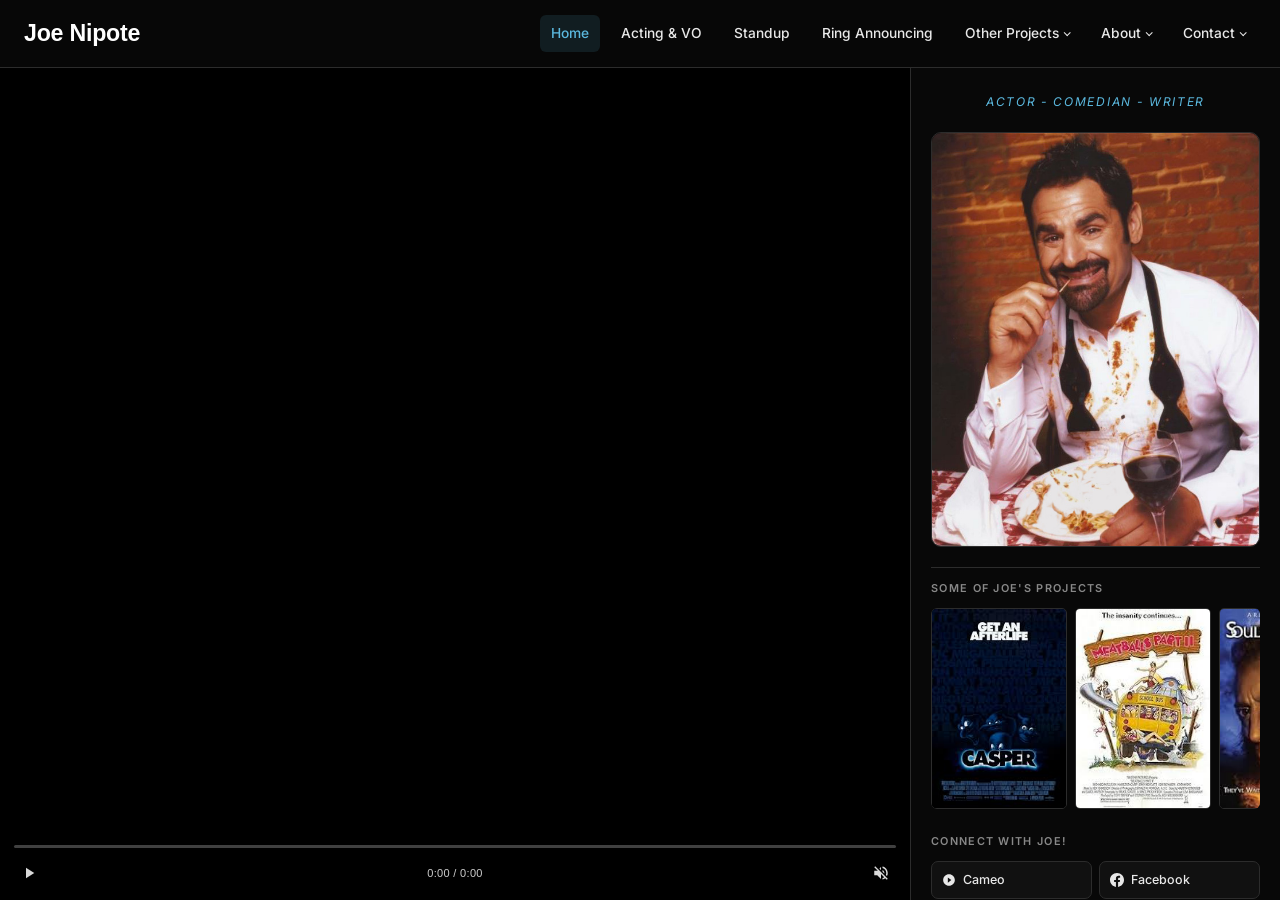
<file: index.html>
<!DOCTYPE html>
<html lang="en">
<head>
    <meta charset="UTF-8">
    <meta name="viewport" content="width=device-width, initial-scale=1.0">
    <title>Joe Nipote — Actor, Comedian, Ring Announcer</title>
    <meta name="description" content="Joe Nipote — actor, standup comedian, ring announcer. Star of NBC's Viper, voice of Casper, comedian since 1980.">
    <link rel="icon" type="image/png" href="graphic assets/favicon.png">
    <link rel="preconnect" href="https://fonts.googleapis.com">
    <link rel="preconnect" href="https://fonts.gstatic.com" crossorigin>
    <link href="https://fonts.googleapis.com/css2?family=Playfair+Display:ital,wght@0,400;0,600;0,700;1,400&family=Inter:wght@300;400;500;600;700&display=swap" rel="stylesheet">
    <link rel="stylesheet" href="styles.css">
</head>
<body>

    <!-- HEADER -->
    <header class="header">
        <nav class="nav">
            <div class="nav-brand">
                <a href="index.html" class="brand-link">
                    <h1 class="brand-title">Joe Nipote</h1>
                </a>
            </div>
            <ul class="nav-menu">
                <li><a href="index.html" class="nav-link active">Home</a></li>
                <li><a href="acting.html" class="nav-link">Acting &amp; VO</a></li>
                <li><a href="standup.html" class="nav-link">Standup</a></li>
                <li><a href="ring-announcer.html" class="nav-link">Ring Announcing</a></li>
                <li class="nav-dropdown">
                    <a href="projects.html" class="nav-link">Other Projects</a>
                    <ul class="dropdown-menu">
                        <li><a href="eggy-yolk.html">Eggy Yolk&#8482;</a></li>
                        <li><a href="comedyslam.html">comedySLAM&#8482;</a></li>
                        <li><a href="charity-work.html">Charity Work</a></li>
                        <li><a href="viper.html">Viper Fan Page</a></li>
                        <li><a href="https://open.spotify.com/album/1hkmwj6l5z3Oi8wUZVqiMf" target="_blank" rel="noopener">Bowling Ball Blues</a></li>
                    </ul>
                </li>
                <li class="nav-dropdown">
                    <a href="about.html" class="nav-link">About</a>
                    <ul class="dropdown-menu">
                        <li><a href="about.html">Bio</a></li>
                        <li><a href="gallery.html">Gallery</a></li>
                    </ul>
                </li>
                <li class="nav-dropdown">
                    <a href="contact.html" class="nav-link">Contact</a>
                    <ul class="dropdown-menu">
                        <li><a href="contact.html">Representation</a></li>
                        <li><a href="sponsors.html">Sponsors</a></li>
                        <li><a href="autographs.html">Autographs</a></li>
                    </ul>
                </li>
            </ul>
            <button class="mobile-menu-toggle" aria-label="Toggle menu">
                <span></span><span></span><span></span>
            </button>
        </nav>
    </header>

    <!-- MOBILE MENU -->
    <div class="mobile-menu-overlay">
        <div class="mobile-menu-panel">
            <div class="mobile-menu-header">
                <h3 class="mobile-menu-title">Menu</h3>
                <button class="mobile-menu-close" aria-label="Close">&times;</button>
            </div>
            <ul class="mobile-nav-links">
                <li><a href="index.html" class="nav-link active">Home</a></li>
                <li><a href="acting.html" class="nav-link">Acting &amp; VO</a></li>
                <li><a href="standup.html" class="nav-link">Standup</a></li>
                <li><a href="ring-announcer.html" class="nav-link">Ring Announcing</a></li>
                <li>
                    <button class="mobile-dropdown-toggle">Other Projects <span class="mobile-dropdown-arrow"></span></button>
                    <ul class="mobile-sub-links">
                        <li><a href="projects.html">All Projects</a></li>
                        <li><a href="eggy-yolk.html">Eggy Yolk&#8482;</a></li>
                        <li><a href="comedyslam.html">comedySLAM&#8482;</a></li>
                        <li><a href="charity-work.html">Charity Work</a></li>
                        <li><a href="viper.html">Viper Fan Page</a></li>
                        <li><a href="https://open.spotify.com/album/1hkmwj6l5z3Oi8wUZVqiMf" target="_blank" rel="noopener">Bowling Ball Blues</a></li>
                    </ul>
                </li>
                <li>
                    <button class="mobile-dropdown-toggle">About <span class="mobile-dropdown-arrow"></span></button>
                    <ul class="mobile-sub-links">
                        <li><a href="about.html">Bio</a></li>
                        <li><a href="gallery.html">Gallery</a></li>
                    </ul>
                </li>
                <li>
                    <button class="mobile-dropdown-toggle">Contact <span class="mobile-dropdown-arrow"></span></button>
                    <ul class="mobile-sub-links">
                        <li><a href="contact.html">Representation</a></li>
                        <li><a href="sponsors.html">Sponsors</a></li>
                        <li><a href="autographs.html">Autographs</a></li>
                    </ul>
                </li>
            </ul>
        </div>
    </div>

    <!-- HERO -->
    <main>
        <section class="hero-video-section">

            <!-- Left: Video -->
            <div class="hero-video-container">
                <video
                    id="hero-video"
                    autoplay
                    muted
                    loop
                    playsinline
                    preload="auto">
                    <source src="video assets/hero video.mp4" type="video/mp4">
                </video>
                <div class="video-controls-bar">
                    <div class="video-progress-container" id="video-progress-container">
                        <div class="video-progress-track">
                            <div class="video-progress-fill" id="video-progress-fill"></div>
                            <div class="video-progress-thumb" id="video-progress-thumb"></div>
                        </div>
                    </div>
                    <div class="video-controls-row">
                        <button id="play-pause-toggle" class="mute-toggle-btn" aria-label="Toggle Play/Pause">
                            <svg class="pause-icon" width="18" height="18" viewBox="0 0 24 24" fill="currentColor">
                                <path d="M6 19h4V5H6v14zm8-14v14h4V5h-4z"/>
                            </svg>
                            <svg class="play-icon" width="18" height="18" viewBox="0 0 24 24" fill="currentColor" style="display:none;">
                                <path d="M8 5v14l11-7z"/>
                            </svg>
                        </button>
                        <span class="video-time" id="video-time">0:00 / 0:00</span>
                        <button id="mute-toggle" class="mute-toggle-btn" aria-label="Toggle Mute">
                            <svg class="mute-icon" width="18" height="18" viewBox="0 0 24 24" fill="currentColor">
                                <path d="M3 9v6h4l5 5V4L7 9H3zm13.5 3c0-1.77-1.02-3.29-2.5-4.03v8.05c1.48-.73 2.5-2.25 2.5-4.02zM14 3.23v2.06c2.89.86 5 3.54 5 6.71s-2.11 5.85-5 6.71v2.06c4.01-.91 7-4.49 7-8.77s-2.99-7.86-7-8.77z"/>
                            </svg>
                            <svg class="unmute-icon" width="18" height="18" viewBox="0 0 24 24" fill="currentColor" style="display:none;">
                                <path d="M16.5 12c0-1.77-1.02-3.29-2.5-4.03v2.21l2.45 2.45c.03-.2.05-.41.05-.63zm2.5 0c0 .94-.2 1.82-.54 2.64l1.51 1.51C20.63 14.91 21 13.5 21 12c0-4.28-2.99-7.86-7-8.77v2.06c2.89.86 5 3.54 5 6.71zM4.27 3L3 4.27 7.73 9H3v6h4l5 5v-6.73l4.25 4.25c-.67.52-1.42.93-2.25 1.18v2.06c1.38-.31 2.63-.95 3.69-1.81L19.73 21 21 19.73l-9-9L4.27 3zM12 4L9.91 6.09 12 8.18V4z"/>
                            </svg>
                        </button>
                    </div>
                </div>
            </div>

            <!-- Right: Info Panel -->
            <div class="info-column">

                <!-- Tagline -->
                <div class="hero-name">
                    <p class="tagline">Actor - Comedian - Writer</p>
                </div>

                <!-- Headshot -->
                <div class="hero-headshot">
                    <img src="graphic%20assets/hero%20headshot.jpg" alt="Joe Nipote" style="width:100%;display:block;object-fit:cover;">
                </div>

                <!-- Projects Carousel -->
                <div class="projects-carousel-section">
                    <h4>Some of Joe's Projects</h4>
                    <div class="projects-carousel">
                        <div class="projects-track">
                            <div class="project-poster"><img src="graphic%20assets/posters%20photos/download.jpg" alt="Project"></div>
                            <div class="project-poster"><img src="graphic%20assets/posters%20photos/download-1.jpg" alt="Project"></div>
                            <div class="project-poster"><img src="graphic%20assets/posters%20photos/download-2.jpg" alt="Project"></div>
                            <div class="project-poster"><img src="graphic%20assets/posters%20photos/download-3.jpg" alt="Project"></div>
                            <div class="project-poster"><img src="graphic%20assets/posters%20photos/download-4.jpg" alt="Project"></div>
                            <div class="project-poster"><img src="graphic%20assets/posters%20photos/download-5.jpg" alt="Project"></div>
                            <div class="project-poster"><img src="graphic%20assets/posters%20photos/download-6.jpg" alt="Project"></div>
                            <div class="project-poster"><img src="graphic%20assets/posters%20photos/download-7.jpg" alt="Project"></div>
                            <div class="project-poster"><img src="graphic%20assets/posters%20photos/download-8.jpg" alt="Project"></div>
                            <div class="project-poster"><img src="graphic%20assets/posters%20photos/download-9.jpg" alt="Project"></div>
                            <div class="project-poster"><img src="graphic%20assets/posters%20photos/download-10.jpg" alt="Project"></div>
                            <div class="project-poster"><img src="graphic%20assets/posters%20photos/download-11.jpg" alt="Project"></div>
                            <div class="project-poster"><img src="graphic%20assets/posters%20photos/download-12.jpg" alt="Project"></div>
                            <div class="project-poster"><img src="graphic%20assets/posters%20photos/p9537_p_v7_aa.jpg" alt="Project"></div>
                            <div class="project-poster"><img src="graphic%20assets/posters%20photos/pasted%20image%20440x640.jpg" alt="Project"></div>
                            <!-- Duplicate for seamless loop -->
                            <div class="project-poster"><img src="graphic%20assets/posters%20photos/download.jpg" alt="Project"></div>
                            <div class="project-poster"><img src="graphic%20assets/posters%20photos/download-1.jpg" alt="Project"></div>
                            <div class="project-poster"><img src="graphic%20assets/posters%20photos/download-2.jpg" alt="Project"></div>
                            <div class="project-poster"><img src="graphic%20assets/posters%20photos/download-3.jpg" alt="Project"></div>
                            <div class="project-poster"><img src="graphic%20assets/posters%20photos/download-4.jpg" alt="Project"></div>
                            <div class="project-poster"><img src="graphic%20assets/posters%20photos/download-5.jpg" alt="Project"></div>
                            <div class="project-poster"><img src="graphic%20assets/posters%20photos/download-6.jpg" alt="Project"></div>
                            <div class="project-poster"><img src="graphic%20assets/posters%20photos/download-7.jpg" alt="Project"></div>
                            <div class="project-poster"><img src="graphic%20assets/posters%20photos/download-8.jpg" alt="Project"></div>
                            <div class="project-poster"><img src="graphic%20assets/posters%20photos/download-9.jpg" alt="Project"></div>
                            <div class="project-poster"><img src="graphic%20assets/posters%20photos/download-10.jpg" alt="Project"></div>
                            <div class="project-poster"><img src="graphic%20assets/posters%20photos/download-11.jpg" alt="Project"></div>
                            <div class="project-poster"><img src="graphic%20assets/posters%20photos/download-12.jpg" alt="Project"></div>
                            <div class="project-poster"><img src="graphic%20assets/posters%20photos/p9537_p_v7_aa.jpg" alt="Project"></div>
                            <div class="project-poster"><img src="graphic%20assets/posters%20photos/pasted%20image%20440x640.jpg" alt="Project"></div>
                        </div>
                    </div>
                </div>

                <!-- Social Links -->
                <div class="social-section">
                    <h4>Connect with Joe!</h4>
                    <div class="platform-links">

                        <!-- Cameo -->
                        <a href="https://www.cameo.com/joenipote" target="_blank" class="platform-btn">
                            <svg viewBox="0 0 24 24" fill="currentColor"><path d="M12 2C6.48 2 2 6.48 2 12s4.48 10 10 10 10-4.48 10-10S17.52 2 12 2zm-2 14.5v-9l6 4.5-6 4.5z"/></svg>
                            Cameo
                        </a>

                        <!-- Facebook -->
                        <a href="https://www.facebook.com/JoeNipote" target="_blank" class="platform-btn">
                            <svg viewBox="0 0 24 24" fill="currentColor"><path d="M24 12.073c0-6.627-5.373-12-12-12s-12 5.373-12 12c0 5.99 4.388 10.954 10.125 11.854v-8.385H7.078v-3.47h3.047V9.43c0-3.007 1.792-4.669 4.533-4.669 1.312 0 2.686.235 2.686.235v2.953H15.83c-1.491 0-1.956.925-1.956 1.874v2.25h3.328l-.532 3.47h-2.796v8.385C19.612 23.027 24 18.062 24 12.073z"/></svg>
                            Facebook
                        </a>

                        <!-- Instagram -->
                        <a href="https://www.instagram.com/joenipote" target="_blank" class="platform-btn">
                            <svg viewBox="0 0 24 24" fill="currentColor"><path d="M12 2.163c3.204 0 3.584.012 4.85.07 3.252.148 4.771 1.691 4.919 4.919.058 1.265.069 1.645.069 4.849 0 3.205-.012 3.584-.069 4.849-.149 3.225-1.664 4.771-4.919 4.919-1.266.058-1.644.07-4.85.07-3.204 0-3.584-.012-4.849-.07-3.26-.149-4.771-1.699-4.919-4.92-.058-1.265-.07-1.644-.07-4.849 0-3.204.013-3.583.07-4.849.149-3.227 1.664-4.771 4.919-4.919 1.266-.057 1.645-.069 4.849-.069zm0-2.163c-3.259 0-3.667.014-4.947.072-4.358.2-6.78 2.618-6.98 6.98-.059 1.281-.073 1.689-.073 4.948 0 3.259.014 3.668.072 4.948.2 4.358 2.618 6.78 6.98 6.98 1.281.058 1.689.072 4.948.072 3.259 0 3.668-.014 4.948-.072 4.354-.2 6.782-2.618 6.979-6.98.059-1.28.073-1.689.073-4.948 0-3.259-.014-3.667-.072-4.947-.196-4.354-2.617-6.78-6.979-6.98-1.281-.059-1.69-.073-4.949-.073zm0 5.838c-3.403 0-6.162 2.759-6.162 6.162s2.759 6.163 6.162 6.163 6.162-2.759 6.162-6.163c0-3.403-2.759-6.162-6.162-6.162zm0 10.162c-2.209 0-4-1.79-4-4 0-2.209 1.791-4 4-4s4 1.791 4 4c0 2.21-1.791 4-4 4zm6.406-11.845c-.796 0-1.441.645-1.441 1.44s.645 1.44 1.441 1.44c.795 0 1.439-.645 1.439-1.44s-.644-1.44-1.439-1.44z"/></svg>
                            Instagram
                        </a>

                        <!-- TikTok -->
                        <a href="https://www.tiktok.com/@joenipote" target="_blank" class="platform-btn">
                            <svg viewBox="0 0 24 24" fill="currentColor"><path d="M19.589 6.686a4.793 4.793 0 0 1-3.77-4.245V2h-3.445v13.672a2.896 2.896 0 0 1-5.201 1.743l-.002-.001.002.001a2.895 2.895 0 0 1 3.183-4.51v-3.5a6.329 6.329 0 0 0-5.394 10.692 6.33 6.33 0 0 0 10.857-4.424V8.687a8.182 8.182 0 0 0 4.773 1.526V6.79a4.831 4.831 0 0 1-1.003-.104z"/></svg>
                            TikTok
                        </a>

                        <!-- YouTube -->
                        <a href="https://www.youtube.com/channel/UCFWpJl13Sxs3XzngGogc3ww" target="_blank" class="platform-btn">
                            <svg viewBox="0 0 24 24" fill="currentColor"><path d="M23.498 6.186a3.016 3.016 0 0 0-2.122-2.136C19.505 3.545 12 3.545 12 3.545s-7.505 0-9.377.505A3.017 3.017 0 0 0 .502 6.186C0 8.07 0 12 0 12s0 3.93.502 5.814a3.016 3.016 0 0 0 2.122 2.136c1.871.505 9.376.505 9.376.505s7.505 0 9.377-.505a3.015 3.015 0 0 0 2.122-2.136C24 15.93 24 12 24 12s0-3.93-.502-5.814zM9.545 15.568V8.432L15.818 12l-6.273 3.568z"/></svg>
                            YouTube
                        </a>

                        <!-- IMDb -->
                        <a href="https://www.imdb.com/name/nm0632530/" target="_blank" class="platform-btn">
                            <svg viewBox="0 0 24 24" fill="currentColor"><path d="M14.31 9.588v.005c-.077-.048-.227-.07-.42-.07v4.815c.27 0 .44-.06.5-.165.062-.104.095-.39.095-.845V10.42c0-.33-.012-.54-.05-.65a.278.278 0 0 0-.125-.182zM24 3.875v16.25c0 1.034-.84 1.875-1.875 1.875H1.875A1.875 1.875 0 0 1 0 20.125V3.875C0 2.841.84 2 1.875 2h20.25C23.16 2 24 2.84 24 3.875zM4.848 15.792H3.12V8.208h1.728v7.584zm4.33 0H7.56l-.01-5.093-.657 5.093H5.81l-.692-5.016-.006 5.016H3.494V8.208H5.79l.566 4.13.558-4.13H9.18l-.002 7.584zm4.808-1.98c0 .663-.045 1.105-.14 1.34-.094.235-.264.42-.508.555-.245.135-.55.204-.915.204H9.99V8.208h2.13c.405 0 .737.067.996.202.26.135.44.307.544.514.1.207.155.6.155 1.176v3.712h.17zm4.76.003c0 .55-.056.94-.166 1.165a.988.988 0 0 1-.51.525c-.24.11-.574.163-.998.163h-2.1V8.208h1.973c.51 0 .882.04 1.115.123.234.083.41.21.528.38.118.17.185.362.205.578.02.215.03.59.03 1.122v3.404h-.077z"/></svg>
                            IMDb
                        </a>

                    </div>
                </div>

                <!-- Bio -->
                <div class="bio-card">
                    <h4>About Joe</h4>
                    <p>Joe started as a standup at The Comedy Store in 1981, during the heyday of comedy. After years of touring and headlining clubs across the country he launched a career in film and TV, landing a leading role on the hit NBC series, VIPER. Joe has since played memorable roles in many major films, working with directors like Steven Spielberg… and you've probably seen him guest star in your favorite sitcom.</p>
                </div>

                <!-- Fun Facts -->
                <div class="fun-facts-section">
                    <h4>Trivia</h4>
                    <p class="tagline-sub">You think you know, but you don't know!</p>
                    <ul class="fun-facts-list">
                        <li>Born in Royal Oak, Michigan</li>
                        <li>Celebrity Sponsored Pickleball Player</li>
                        <li>Can balance anything on his chin</li>
                        <li>Sucker for a plate of pasta</li>
                        <li>Costco executive member</li>
                    </ul>
                </div>

            </div>
        </section>
    </main>


    <script src="scripts/app.js"></script>
</body>
</html>
</file>
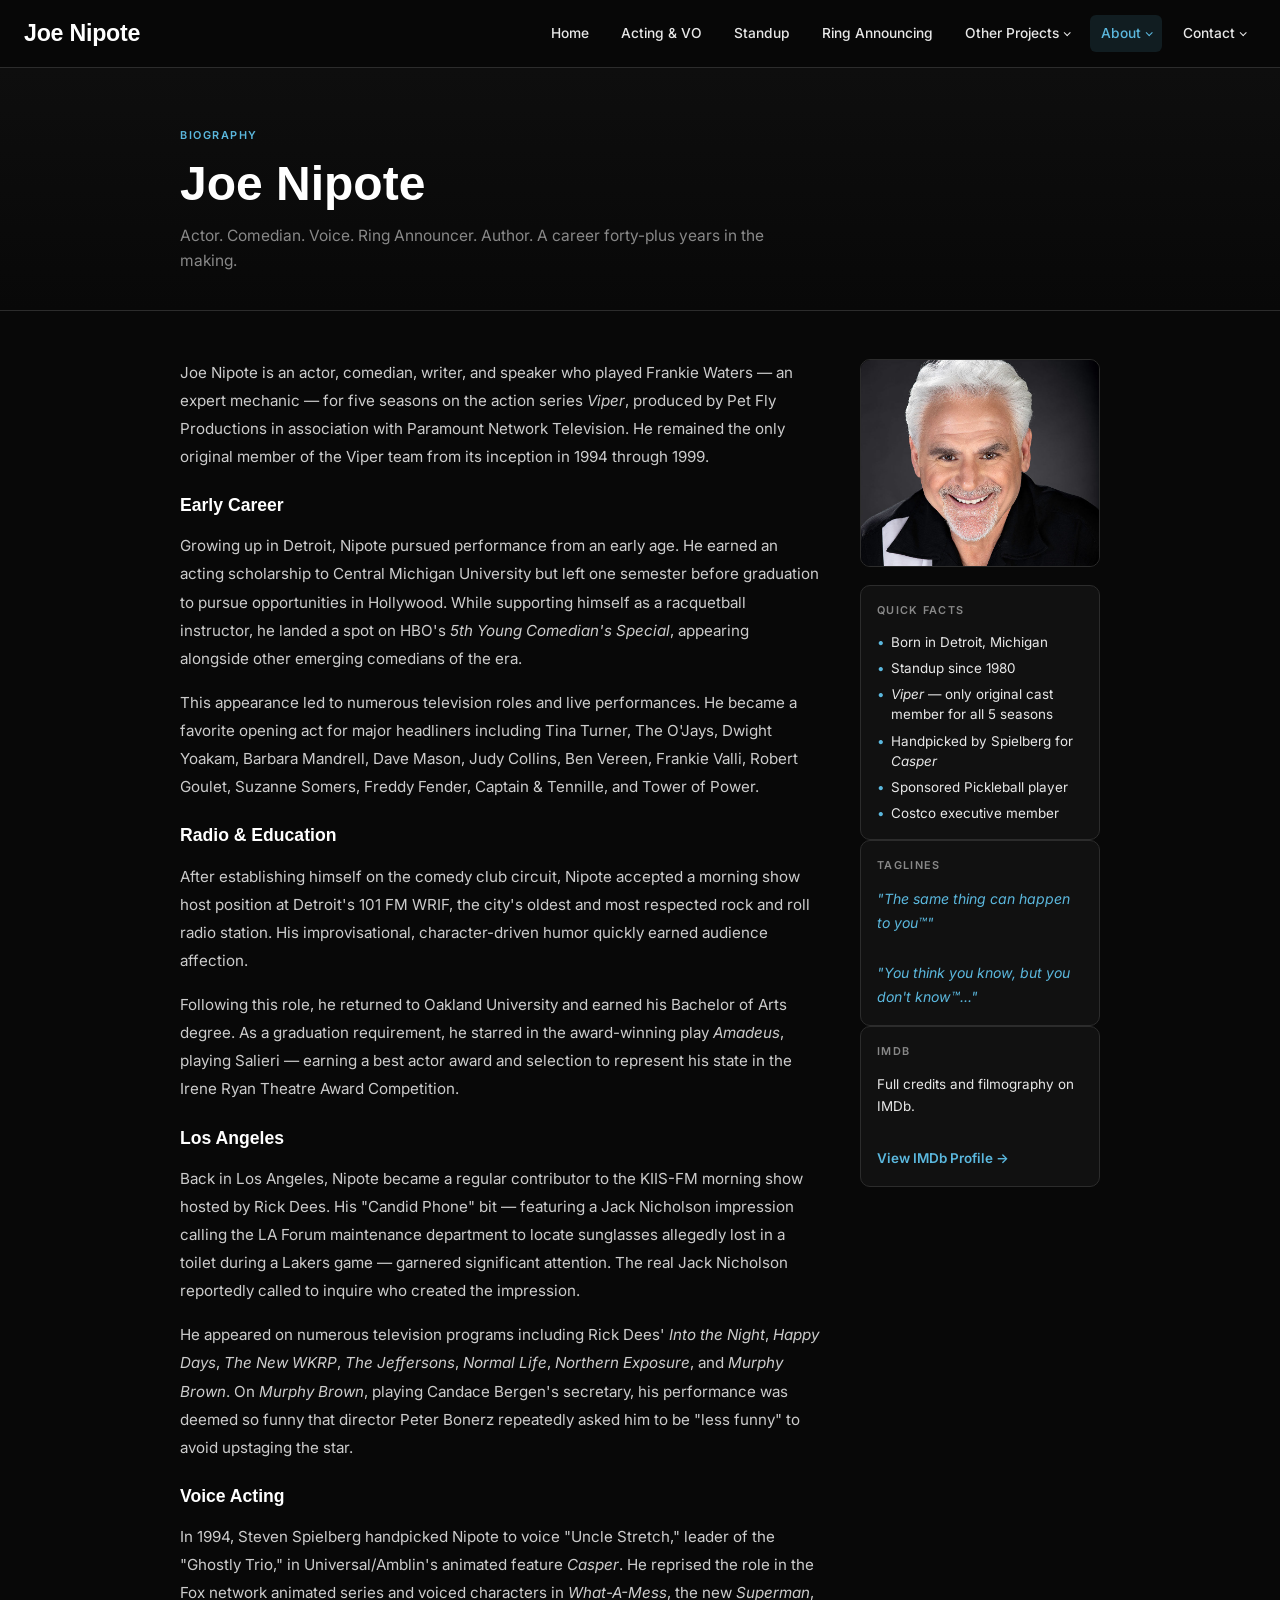
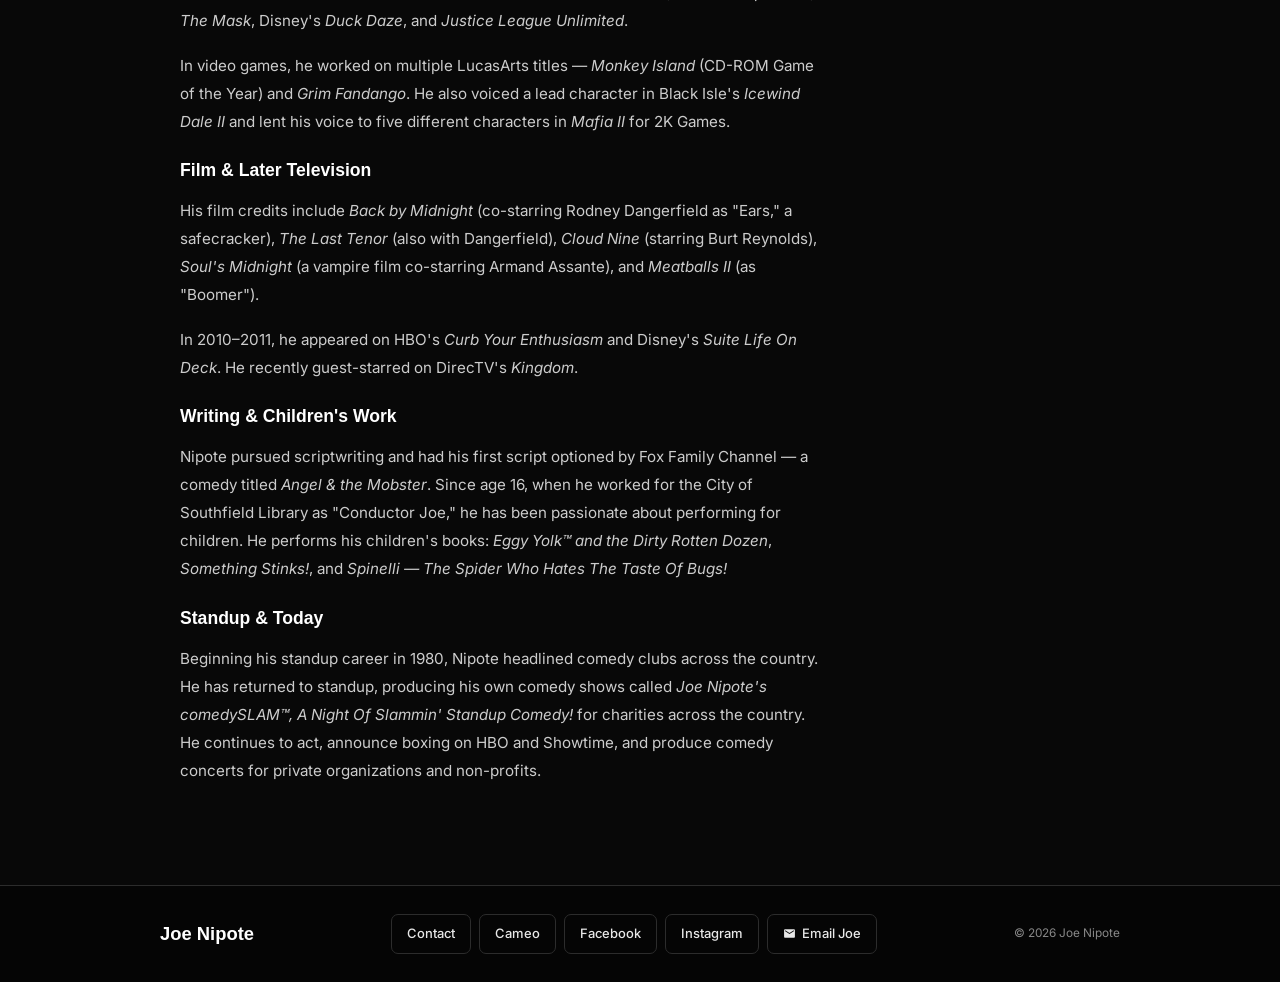
<file: about.html>
<!DOCTYPE html>
<html lang="en">
<head>
    <meta charset="UTF-8">
    <meta name="viewport" content="width=device-width, initial-scale=1.0">
    <title>Bio — Joe Nipote</title>
    <meta name="description" content="Joe Nipote biography — actor, comedian, voice actor, and ring announcer with a career spanning four decades.">
    <link rel="icon" type="image/png" href="graphic assets/favicon.png">
    <link rel="preconnect" href="https://fonts.googleapis.com">
    <link rel="preconnect" href="https://fonts.gstatic.com" crossorigin>
    <link href="https://fonts.googleapis.com/css2?family=Playfair+Display:ital,wght@0,400;0,600;0,700;1,400&family=Inter:wght@300;400;500;600;700&display=swap" rel="stylesheet">
    <link rel="stylesheet" href="styles.css">
</head>
<body>

    <header class="header">
        <nav class="nav">
            <div class="nav-brand">
                <a href="index.html" class="brand-link">
                    <h1 class="brand-title">Joe Nipote</h1>
                </a>
            </div>
            <ul class="nav-menu">
                <li><a href="index.html" class="nav-link">Home</a></li>
                <li><a href="acting.html" class="nav-link">Acting &amp; VO</a></li>
                <li><a href="standup.html" class="nav-link">Standup</a></li>
                <li><a href="ring-announcer.html" class="nav-link">Ring Announcing</a></li>
                <li class="nav-dropdown">
                    <a href="projects.html" class="nav-link">Other Projects</a>
                    <ul class="dropdown-menu">
                        <li><a href="eggy-yolk.html">Eggy Yolk&#8482;</a></li>
                        <li><a href="comedyslam.html">comedySLAM&#8482;</a></li>
                        <li><a href="charity-work.html">Charity Work</a></li>
                        <li><a href="viper.html">Viper Fan Page</a></li>
                        <li><a href="https://open.spotify.com/album/1hkmwj6l5z3Oi8wUZVqiMf" target="_blank" rel="noopener">Bowling Ball Blues</a></li>
                    </ul>
                </li>
                <li class="nav-dropdown">
                    <a href="about.html" class="nav-link active">About</a>
                    <ul class="dropdown-menu">
                        <li><a href="about.html">Bio</a></li>
                        <li><a href="gallery.html">Gallery</a></li>
                    </ul>
                </li>
                <li class="nav-dropdown">
                    <a href="contact.html" class="nav-link">Contact</a>
                    <ul class="dropdown-menu">
                        <li><a href="contact.html">Representation</a></li>
                        <li><a href="sponsors.html">Sponsors</a></li>
                        <li><a href="autographs.html">Autographs</a></li>
                    </ul>
                </li>
            </ul>
            <button class="mobile-menu-toggle" aria-label="Toggle menu">
                <span></span><span></span><span></span>
            </button>
        </nav>
    </header>

    <div class="mobile-menu-overlay">
        <div class="mobile-menu-panel">
            <div class="mobile-menu-header">
                <h3 class="mobile-menu-title">Menu</h3>
                <button class="mobile-menu-close">&times;</button>
            </div>
            <ul class="mobile-nav-links">
                <li><a href="index.html" class="nav-link">Home</a></li>
                <li><a href="acting.html" class="nav-link">Acting &amp; VO</a></li>
                <li><a href="standup.html" class="nav-link">Standup</a></li>
                <li><a href="ring-announcer.html" class="nav-link">Ring Announcing</a></li>
                <li><a href="projects.html" class="nav-link">Other Projects</a></li>
                <li>
                    <button class="mobile-dropdown-toggle open">About <span class="mobile-dropdown-arrow"></span></button>
                    <ul class="mobile-sub-links open">
                        <li><a href="about.html">Bio</a></li>
                        <li><a href="gallery.html">Gallery</a></li>
                    </ul>
                </li>
                <li>
                    <button class="mobile-dropdown-toggle">Contact <span class="mobile-dropdown-arrow"></span></button>
                    <ul class="mobile-sub-links">
                        <li><a href="contact.html">Representation</a></li>
                        <li><a href="sponsors.html">Sponsors</a></li>
                        <li><a href="autographs.html">Autographs</a></li>
                    </ul>
                </li>
            </ul>
        </div>
    </div>

    <main>
        <div class="page-header">
            <div class="page-header-inner">
                <span class="page-badge">Biography</span>
                <h1>Joe Nipote</h1>
                <p class="subtitle">Actor. Comedian. Voice. Ring Announcer. Author. A career forty-plus years in the making.</p>
            </div>
        </div>

        <section class="content-section">
            <div class="content-inner">
                <div class="bio-layout">

                    <!-- Bio Text -->
                    <div class="bio-text-body">

                        <p>Joe Nipote is an actor, comedian, writer, and speaker who played Frankie Waters — an expert mechanic — for five seasons on the action series <em>Viper</em>, produced by Pet Fly Productions in association with Paramount Network Television. He remained the only original member of the Viper team from its inception in 1994 through 1999.</p>

                        <h3>Early Career</h3>

                        <p>Growing up in Detroit, Nipote pursued performance from an early age. He earned an acting scholarship to Central Michigan University but left one semester before graduation to pursue opportunities in Hollywood. While supporting himself as a racquetball instructor, he landed a spot on HBO's <em>5th Young Comedian's Special</em>, appearing alongside other emerging comedians of the era.</p>

                        <p>This appearance led to numerous television roles and live performances. He became a favorite opening act for major headliners including Tina Turner, The O'Jays, Dwight Yoakam, Barbara Mandrell, Dave Mason, Judy Collins, Ben Vereen, Frankie Valli, Robert Goulet, Suzanne Somers, Freddy Fender, Captain &amp; Tennille, and Tower of Power.</p>

                        <h3>Radio &amp; Education</h3>

                        <p>After establishing himself on the comedy club circuit, Nipote accepted a morning show host position at Detroit's 101 FM WRIF, the city's oldest and most respected rock and roll radio station. His improvisational, character-driven humor quickly earned audience affection.</p>

                        <p>Following this role, he returned to Oakland University and earned his Bachelor of Arts degree. As a graduation requirement, he starred in the award-winning play <em>Amadeus</em>, playing Salieri — earning a best actor award and selection to represent his state in the Irene Ryan Theatre Award Competition.</p>

                        <h3>Los Angeles</h3>

                        <p>Back in Los Angeles, Nipote became a regular contributor to the KIIS-FM morning show hosted by Rick Dees. His "Candid Phone" bit — featuring a Jack Nicholson impression calling the LA Forum maintenance department to locate sunglasses allegedly lost in a toilet during a Lakers game — garnered significant attention. The real Jack Nicholson reportedly called to inquire who created the impression.</p>

                        <p>He appeared on numerous television programs including Rick Dees' <em>Into the Night</em>, <em>Happy Days</em>, <em>The New WKRP</em>, <em>The Jeffersons</em>, <em>Normal Life</em>, <em>Northern Exposure</em>, and <em>Murphy Brown</em>. On <em>Murphy Brown</em>, playing Candace Bergen's secretary, his performance was deemed so funny that director Peter Bonerz repeatedly asked him to be "less funny" to avoid upstaging the star.</p>

                        <h3>Voice Acting</h3>

                        <p>In 1994, Steven Spielberg handpicked Nipote to voice "Uncle Stretch," leader of the "Ghostly Trio," in Universal/Amblin's animated feature <em>Casper</em>. He reprised the role in the Fox network animated series and voiced characters in <em>What-A-Mess</em>, the new <em>Superman</em>, <em>The Mask</em>, Disney's <em>Duck Daze</em>, and <em>Justice League Unlimited</em>.</p>

                        <p>In video games, he worked on multiple LucasArts titles — <em>Monkey Island</em> (CD-ROM Game of the Year) and <em>Grim Fandango</em>. He also voiced a lead character in Black Isle's <em>Icewind Dale II</em> and lent his voice to five different characters in <em>Mafia II</em> for 2K Games.</p>

                        <h3>Film &amp; Later Television</h3>

                        <p>His film credits include <em>Back by Midnight</em> (co-starring Rodney Dangerfield as "Ears," a safecracker), <em>The Last Tenor</em> (also with Dangerfield), <em>Cloud Nine</em> (starring Burt Reynolds), <em>Soul's Midnight</em> (a vampire film co-starring Armand Assante), and <em>Meatballs II</em> (as "Boomer").</p>

                        <p>In 2010–2011, he appeared on HBO's <em>Curb Your Enthusiasm</em> and Disney's <em>Suite Life On Deck</em>. He recently guest-starred on DirecTV's <em>Kingdom</em>.</p>

                        <h3>Writing &amp; Children's Work</h3>

                        <p>Nipote pursued scriptwriting and had his first script optioned by Fox Family Channel — a comedy titled <em>Angel &amp; the Mobster</em>. Since age 16, when he worked for the City of Southfield Library as "Conductor Joe," he has been passionate about performing for children. He performs his children's books: <em>Eggy Yolk™ and the Dirty Rotten Dozen</em>, <em>Something Stinks!</em>, and <em>Spinelli — The Spider Who Hates The Taste Of Bugs!</em></p>

                        <h3>Standup &amp; Today</h3>

                        <p>Beginning his standup career in 1980, Nipote headlined comedy clubs across the country. He has returned to standup, producing his own comedy shows called <em>Joe Nipote's comedySLAM™, A Night Of Slammin' Standup Comedy!</em> for charities across the country. He continues to act, announce boxing on HBO and Showtime, and produce comedy concerts for private organizations and non-profits.</p>

                    </div>

                    <!-- Sidebar -->
                    <div class="bio-sidebar">

                        <div class="bio-photo">
                            <img src="graphic%20assets/bio%20headshot.jpg" alt="Joe Nipote">
                        </div>

                        <div class="sidebar-card">
                            <h4>Quick Facts</h4>
                            <ul>
                                <li>Born in Detroit, Michigan</li>
                                <li>Standup since 1980</li>
                                <li><em>Viper</em> — only original cast member for all 5 seasons</li>
                                <li>Handpicked by Spielberg for <em>Casper</em></li>
                                <li>Sponsored Pickleball player</li>

                                <li>Costco executive member</li>
                            </ul>
                        </div>

                        <div class="sidebar-card">
                            <h4>Taglines</h4>
                            <p style="font-style:italic;color:var(--accent);font-size:0.88rem;line-height:1.7;">"The same thing can happen to you™"</p>
                            <br>
                            <p style="font-style:italic;color:var(--accent);font-size:0.88rem;line-height:1.7;">"You think you know, but you don't know™..."</p>
                        </div>

                        <div class="sidebar-card">
                            <h4>IMDb</h4>
                            <p>Full credits and filmography on IMDb.</p>
                            <br>
                            <a href="https://www.imdb.com/name/nm0632530/" target="_blank" style="color:var(--accent);font-size:0.84rem;font-weight:600;">View IMDb Profile →</a>
                        </div>

                    </div>

                </div>
            </div>
        </section>
    </main>

    <footer class="site-footer">
        <div class="footer-inner">
            <div class="footer-brand">Joe Nipote</div>
            <div class="footer-actions">
                <a href="contact.html" class="footer-btn">Contact</a>
                <a href="https://www.cameo.com/joenipote" target="_blank" rel="noopener" class="footer-btn">Cameo</a>
                <a href="https://www.facebook.com/JoeNipote" target="_blank" rel="noopener" class="footer-btn">Facebook</a>
                <a href="https://www.instagram.com/joenipote" target="_blank" rel="noopener" class="footer-btn">Instagram</a>
                <a href="mailto:Joe@joenipote.com" class="footer-btn primary">
                    <svg viewBox="0 0 24 24" fill="currentColor"><path d="M20 4H4c-1.1 0-2 .9-2 2v12c0 1.1.9 2 2 2h16c1.1 0 2-.9 2-2V6c0-1.1-.9-2-2-2zm0 4l-8 5-8-5V6l8 5 8-5v2z"/></svg>
                    Email Joe
                </a>
            </div>
            <div class="footer-copy">© 2026 Joe Nipote</div>
        </div>
    </footer>

    <script src="scripts/app.js"></script>
</body>
</html>
</file>
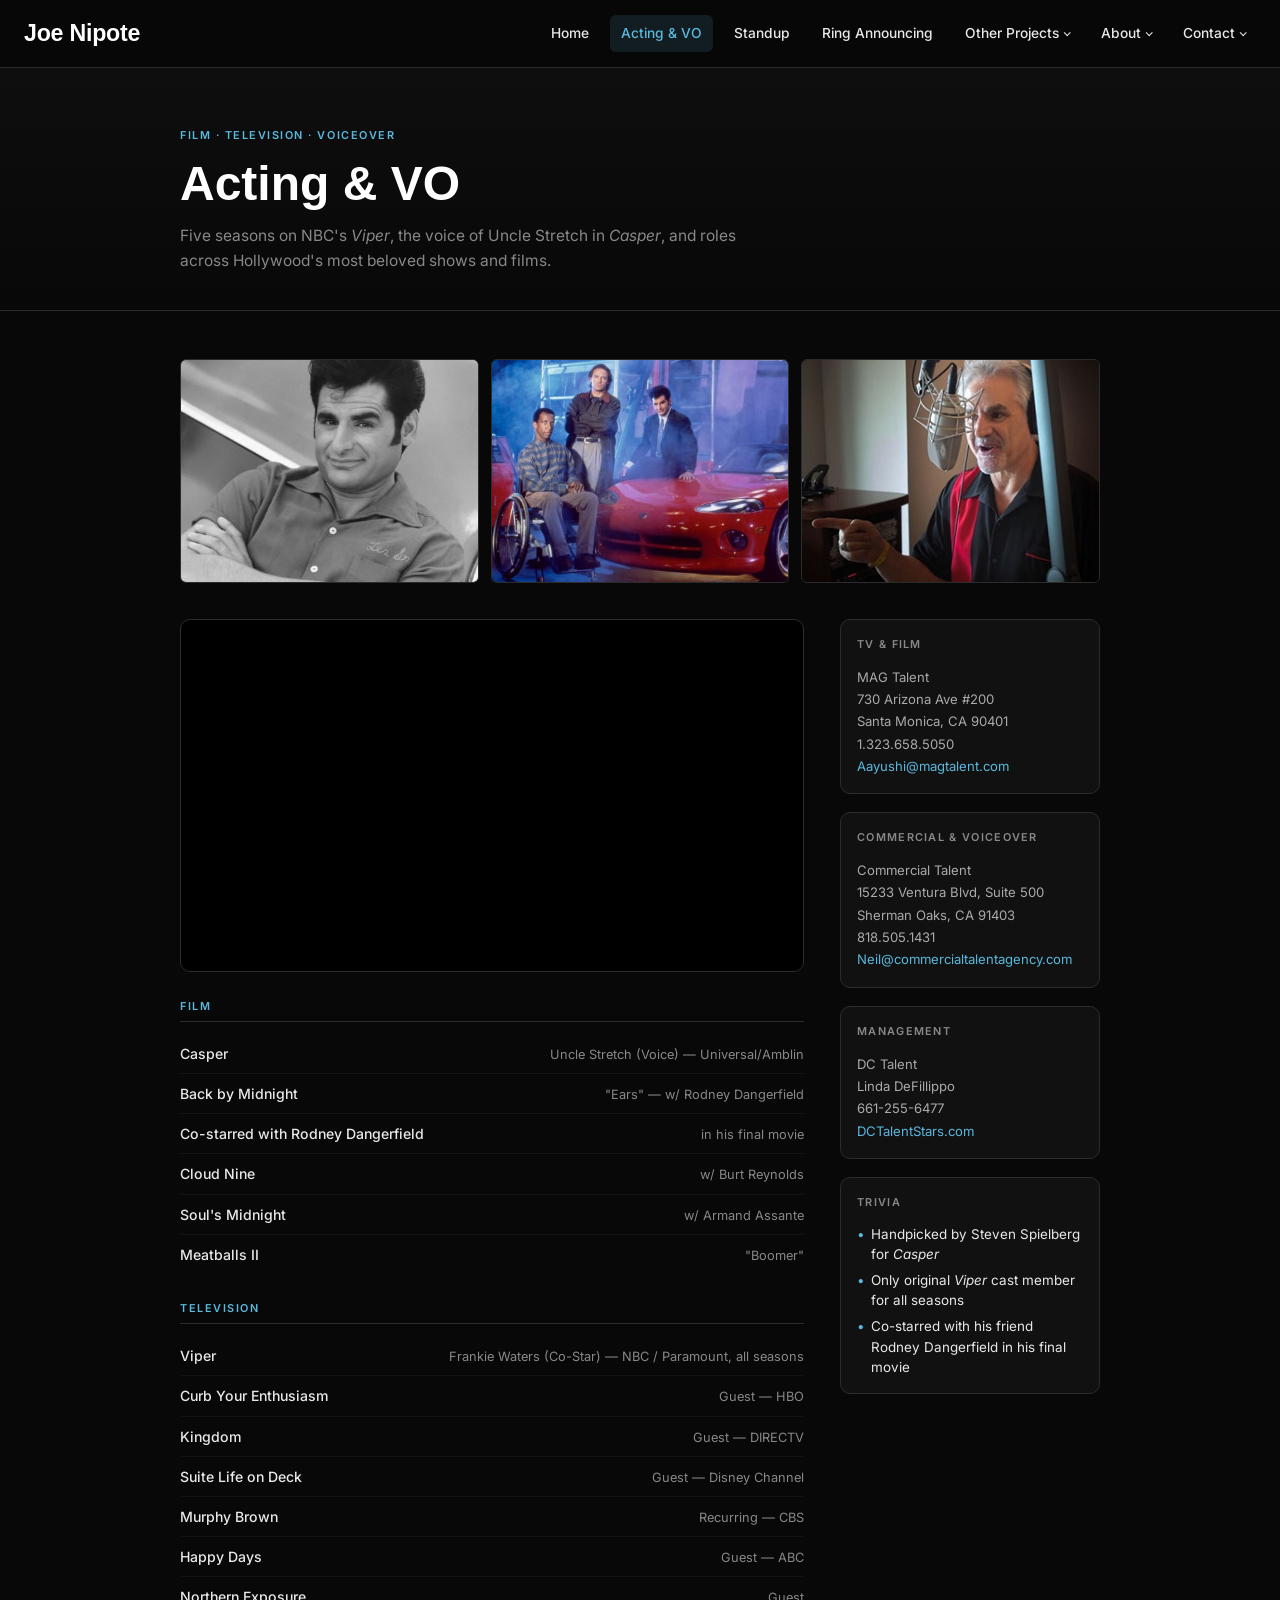
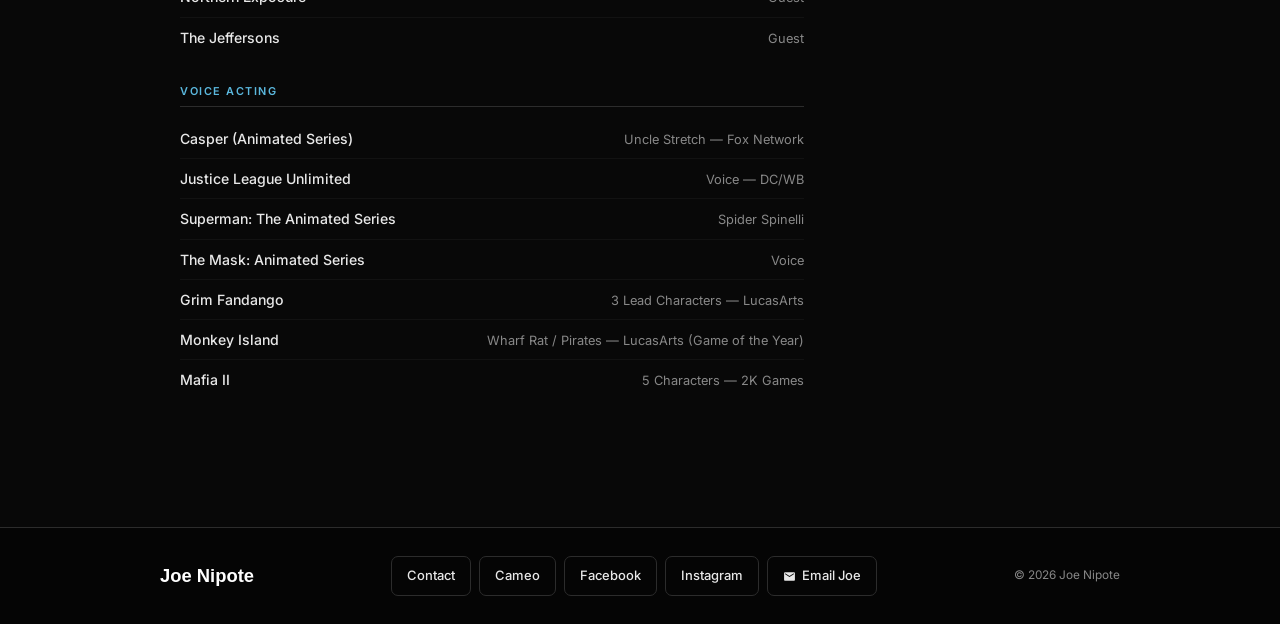
<file: acting.html>
<!DOCTYPE html>
<html lang="en">
<head>
    <meta charset="UTF-8">
    <meta name="viewport" content="width=device-width, initial-scale=1.0">
    <title>Acting &amp; Voiceover — Joe Nipote</title>
    <meta name="description" content="Joe Nipote's acting and voiceover work — NBC's Viper, Casper, Curb Your Enthusiasm, and more.">
    <link rel="icon" type="image/png" href="graphic assets/favicon.png">
    <link rel="preconnect" href="https://fonts.googleapis.com">
    <link rel="preconnect" href="https://fonts.gstatic.com" crossorigin>
    <link href="https://fonts.googleapis.com/css2?family=Playfair+Display:ital,wght@0,400;0,600;0,700;1,400&family=Inter:wght@300;400;500;600;700&display=swap" rel="stylesheet">
    <link rel="stylesheet" href="styles.css">
</head>
<body>

    <header class="header">
        <nav class="nav">
            <div class="nav-brand">
                <a href="index.html" class="brand-link">
                    <h1 class="brand-title">Joe Nipote</h1>
                </a>
            </div>
            <ul class="nav-menu">
                <li><a href="index.html" class="nav-link">Home</a></li>
                <li><a href="acting.html" class="nav-link active">Acting &amp; VO</a></li>
                <li><a href="standup.html" class="nav-link">Standup</a></li>
                <li><a href="ring-announcer.html" class="nav-link">Ring Announcing</a></li>
                <li class="nav-dropdown">
                    <a href="projects.html" class="nav-link">Other Projects</a>
                    <ul class="dropdown-menu">
                        <li><a href="eggy-yolk.html">Eggy Yolk&#8482;</a></li>
                        <li><a href="comedyslam.html">comedySLAM&#8482;</a></li>
                        <li><a href="charity-work.html">Charity Work</a></li>
                        <li><a href="viper.html">Viper Fan Page</a></li>
                        <li><a href="https://open.spotify.com/album/1hkmwj6l5z3Oi8wUZVqiMf" target="_blank" rel="noopener">Bowling Ball Blues</a></li>
                    </ul>
                </li>
                <li class="nav-dropdown">
                    <a href="about.html" class="nav-link">About</a>
                    <ul class="dropdown-menu">
                        <li><a href="about.html">Bio</a></li>
                        <li><a href="gallery.html">Gallery</a></li>
                    </ul>
                </li>
                <li class="nav-dropdown">
                    <a href="contact.html" class="nav-link">Contact</a>
                    <ul class="dropdown-menu">
                        <li><a href="contact.html">Representation</a></li>
                        <li><a href="sponsors.html">Sponsors</a></li>
                        <li><a href="autographs.html">Autographs</a></li>
                    </ul>
                </li>
            </ul>
            <button class="mobile-menu-toggle" aria-label="Toggle menu">
                <span></span><span></span><span></span>
            </button>
        </nav>
    </header>

    <div class="mobile-menu-overlay">
        <div class="mobile-menu-panel">
            <div class="mobile-menu-header">
                <h3 class="mobile-menu-title">Menu</h3>
                <button class="mobile-menu-close">&times;</button>
            </div>
            <ul class="mobile-nav-links">
                <li><a href="index.html" class="nav-link">Home</a></li>
                <li><a href="acting.html" class="nav-link active">Acting &amp; VO</a></li>
                <li><a href="standup.html" class="nav-link">Standup</a></li>
                <li><a href="ring-announcer.html" class="nav-link">Ring Announcing</a></li>
                <li>
                    <button class="mobile-dropdown-toggle">Other Projects <span class="mobile-dropdown-arrow"></span></button>
                    <ul class="mobile-sub-links">
                        <li><a href="projects.html">All Projects</a></li>
                        <li><a href="eggy-yolk.html">Eggy Yolk&#8482;</a></li>
                        <li><a href="comedyslam.html">comedySLAM&#8482;</a></li>
                        <li><a href="charity-work.html">Charity Work</a></li>
                        <li><a href="viper.html">Viper Fan Page</a></li>
                        <li><a href="https://open.spotify.com/album/1hkmwj6l5z3Oi8wUZVqiMf" target="_blank" rel="noopener">Bowling Ball Blues</a></li>
                    </ul>
                </li>
                <li>
                    <button class="mobile-dropdown-toggle">About <span class="mobile-dropdown-arrow"></span></button>
                    <ul class="mobile-sub-links">
                        <li><a href="about.html">Bio</a></li>
                        <li><a href="gallery.html">Gallery</a></li>
                    </ul>
                </li>
                <li>
                    <button class="mobile-dropdown-toggle">Contact <span class="mobile-dropdown-arrow"></span></button>
                    <ul class="mobile-sub-links">
                        <li><a href="contact.html">Representation</a></li>
                        <li><a href="sponsors.html">Sponsors</a></li>
                        <li><a href="autographs.html">Autographs</a></li>
                    </ul>
                </li>
            </ul>
        </div>
    </div>

    <main>
        <div class="page-header">
            <div class="page-header-inner">
                <span class="page-badge">Film · Television · Voiceover</span>
                <h1>Acting &amp; VO</h1>
                <p class="subtitle">Five seasons on NBC's <em>Viper</em>, the voice of Uncle Stretch in <em>Casper</em>, and roles across Hollywood's most beloved shows and films.</p>
            </div>
        </div>

        <section class="content-section">
            <div class="content-inner">

                <div class="ring-photos">
                    <div class="ring-photo-wrap">
                        <div class="ring-photo">
                            <img src="graphic assets/acting &amp; vo header photos/1.jpg" alt="Joe Nipote — Acting &amp; Voiceover">
                        </div>
                    </div>
                    <div class="ring-photo-wrap">
                        <div class="ring-photo">
                            <img src="graphic assets/acting &amp; vo header photos/2.jpg" alt="Joe Nipote — Acting">
                        </div>
                    </div>
                    <div class="ring-photo-wrap">
                        <div class="ring-photo">
                            <img src="graphic assets/acting &amp; vo header photos/3.jpg" alt="Joe Nipote — Acting">
                        </div>
                    </div>
                </div>

                <div class="page-layout">

                    <!-- Main Content -->
                    <div class="page-main">

                        <!-- Reel Embed -->
                        <div class="video-embed-wrap">
                            <iframe
                                src="https://www.youtube.com/embed/z1lC6ZjXM_Q"
                                title="Joe Nipote Acting Reel"
                                allow="accelerometer; autoplay; clipboard-write; encrypted-media; gyroscope; picture-in-picture"
                                allowfullscreen>
                            </iframe>
                        </div>

                        <!-- Film Credits -->
                        <div class="credits-group">
                            <h3>Film</h3>
                            <div class="credit-item">
                                <span class="credit-title">Casper</span>
                                <span class="credit-role">Uncle Stretch (Voice) — Universal/Amblin</span>
                            </div>
                            <div class="credit-item">
                                <span class="credit-title">Back by Midnight</span>
                                <span class="credit-role">"Ears" — w/ Rodney Dangerfield</span>
                            </div>
                            <div class="credit-item">
                                <span class="credit-title">Co-starred with Rodney Dangerfield</span>
                                <span class="credit-role">in his final movie</span>
                            </div>
                            <div class="credit-item">
                                <span class="credit-title">Cloud Nine</span>
                                <span class="credit-role">w/ Burt Reynolds</span>
                            </div>
                            <div class="credit-item">
                                <span class="credit-title">Soul's Midnight</span>
                                <span class="credit-role">w/ Armand Assante</span>
                            </div>
                            <div class="credit-item">
                                <span class="credit-title">Meatballs II</span>
                                <span class="credit-role">"Boomer"</span>
                            </div>
                        </div>

                        <!-- TV Credits -->
                        <div class="credits-group">
                            <h3>Television</h3>
                            <div class="credit-item">
                                <span class="credit-title">Viper</span>
                                <span class="credit-role">Frankie Waters (Co-Star) — NBC / Paramount, all seasons</span>
                            </div>
                            <div class="credit-item">
                                <span class="credit-title">Curb Your Enthusiasm</span>
                                <span class="credit-role">Guest — HBO</span>
                            </div>
                            <div class="credit-item">
                                <span class="credit-title">Kingdom</span>
                                <span class="credit-role">Guest — DIRECTV</span>
                            </div>
                            <div class="credit-item">
                                <span class="credit-title">Suite Life on Deck</span>
                                <span class="credit-role">Guest — Disney Channel</span>
                            </div>
                            <div class="credit-item">
                                <span class="credit-title">Murphy Brown</span>
                                <span class="credit-role">Recurring — CBS</span>
                            </div>
                            <div class="credit-item">
                                <span class="credit-title">Happy Days</span>
                                <span class="credit-role">Guest — ABC</span>
                            </div>
                            <div class="credit-item">
                                <span class="credit-title">Northern Exposure</span>
                                <span class="credit-role">Guest</span>
                            </div>
                            <div class="credit-item">
                                <span class="credit-title">The Jeffersons</span>
                                <span class="credit-role">Guest</span>
                            </div>
                        </div>

                        <!-- Voiceover Credits -->
                        <div class="credits-group">
                            <h3>Voice Acting</h3>
                            <div class="credit-item">
                                <span class="credit-title">Casper (Animated Series)</span>
                                <span class="credit-role">Uncle Stretch — Fox Network</span>
                            </div>
                            <div class="credit-item">
                                <span class="credit-title">Justice League Unlimited</span>
                                <span class="credit-role">Voice — DC/WB</span>
                            </div>
                            <div class="credit-item">
                                <span class="credit-title">Superman: The Animated Series</span>
                                <span class="credit-role">Spider Spinelli</span>
                            </div>
                            <div class="credit-item">
                                <span class="credit-title">The Mask: Animated Series</span>
                                <span class="credit-role">Voice</span>
                            </div>
                            <div class="credit-item">
                                <span class="credit-title">Grim Fandango</span>
                                <span class="credit-role">3 Lead Characters — LucasArts</span>
                            </div>
                            <div class="credit-item">
                                <span class="credit-title">Monkey Island</span>
                                <span class="credit-role">Wharf Rat / Pirates — LucasArts (Game of the Year)</span>
                            </div>
                            <div class="credit-item">
                                <span class="credit-title">Mafia II</span>
                                <span class="credit-role">5 Characters — 2K Games</span>
                            </div>
                        </div>

                    </div>

                    <!-- Sidebar -->
                    <div class="page-sidebar">

                        <div class="sidebar-card">
                            <h4>TV &amp; Film</h4>
                            <p style="font-size:0.82rem;color:#aaa;line-height:1.7;">
                                MAG Talent<br>
                                730 Arizona Ave #200<br>
                                Santa Monica, CA 90401<br>
                                1.323.658.5050<br>
                                <a href="mailto:Aayushi@magtalent.com" style="color:var(--accent)">Aayushi@magtalent.com</a>
                            </p>
                        </div>

                        <div class="sidebar-card">
                            <h4>Commercial &amp; Voiceover</h4>
                            <p style="font-size:0.82rem;color:#aaa;line-height:1.7;">
                                Commercial Talent<br>
                                15233 Ventura Blvd, Suite 500<br>
                                Sherman Oaks, CA 91403<br>
                                818.505.1431<br>
                                <a href="mailto:Neil@commercialtalentagency.com" style="color:var(--accent)">Neil@commercialtalentagency.com</a>
                            </p>
                        </div>

                        <div class="sidebar-card">
                            <h4>Management</h4>
                            <p style="font-size:0.82rem;color:#aaa;line-height:1.7;">
                                DC Talent<br>
                                Linda DeFillippo<br>
                                661-255-6477<br>
                                <a href="http://www.dctalentstars.com" target="_blank" style="color:var(--accent)">DCTalentStars.com</a>
                            </p>
                        </div>

                        <div class="sidebar-card">
                            <h4>Trivia</h4>
                            <ul>
                                <li>Handpicked by Steven Spielberg for <em>Casper</em></li>
                                <li>Only original <em>Viper</em> cast member for all seasons</li>
                                <li>Co-starred with his friend Rodney Dangerfield in his final movie</li>
                            </ul>
                        </div>

                    </div>
                </div>
            </div>
        </section>
    </main>

    <footer class="site-footer">
        <div class="footer-inner">
            <div class="footer-brand">Joe Nipote</div>
            <div class="footer-actions">
                <a href="contact.html" class="footer-btn">Contact</a>
                <a href="https://www.cameo.com/joenipote" target="_blank" rel="noopener" class="footer-btn">Cameo</a>
                <a href="https://www.facebook.com/JoeNipote" target="_blank" rel="noopener" class="footer-btn">Facebook</a>
                <a href="https://www.instagram.com/joenipote" target="_blank" rel="noopener" class="footer-btn">Instagram</a>
                <a href="mailto:Joe@joenipote.com" class="footer-btn primary">
                    <svg viewBox="0 0 24 24" fill="currentColor"><path d="M20 4H4c-1.1 0-2 .9-2 2v12c0 1.1.9 2 2 2h16c1.1 0 2-.9 2-2V6c0-1.1-.9-2-2-2zm0 4l-8 5-8-5V6l8 5 8-5v2z"/></svg>
                    Email Joe
                </a>
            </div>
            <div class="footer-copy">© 2026 Joe Nipote</div>
        </div>
    </footer>

    <script src="scripts/app.js"></script>
</body>
</html>
</file>
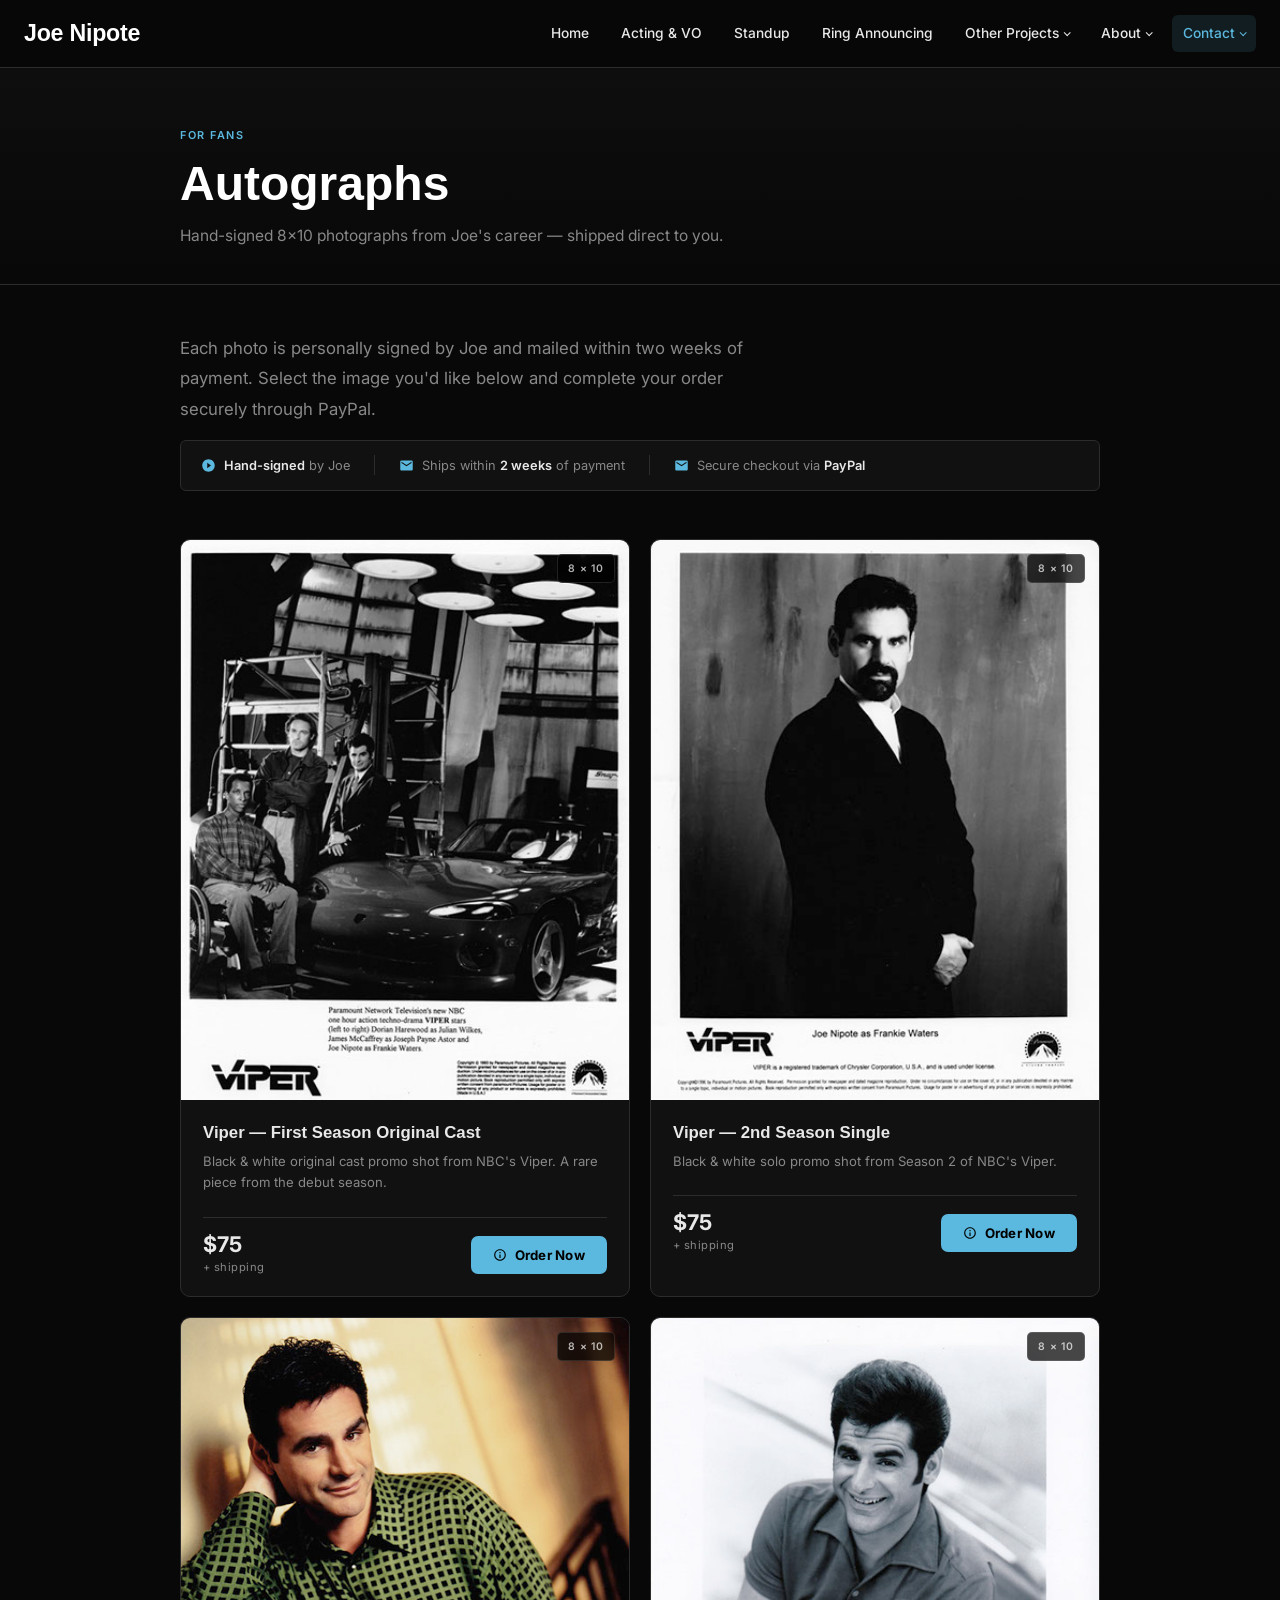
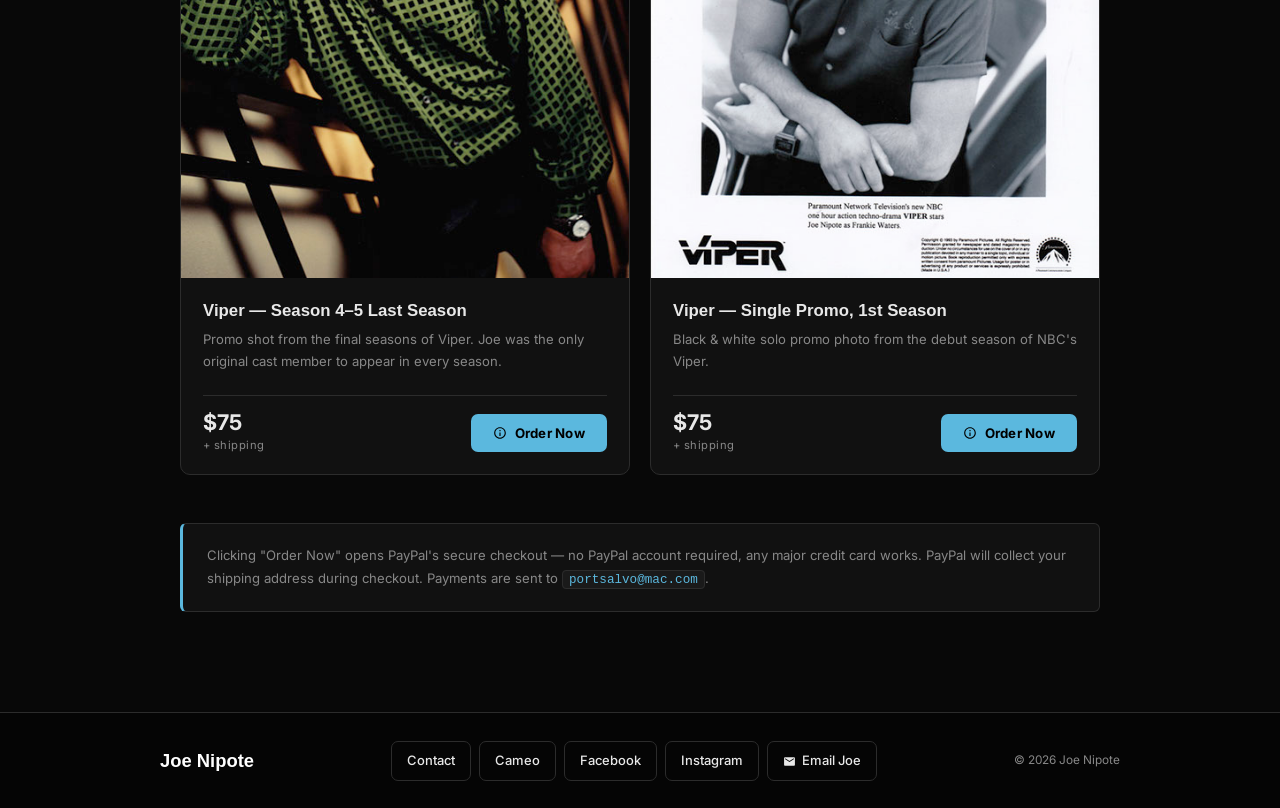
<file: autographs.html>
<!DOCTYPE html>
<html lang="en">
<head>
    <meta charset="UTF-8">
    <meta name="viewport" content="width=device-width, initial-scale=1.0">
    <title>Autographs — Joe Nipote</title>
    <meta name="description" content="Order a hand-signed 8×10 from Joe Nipote — Viper and more.">
    <link rel="icon" type="image/png" href="graphic assets/favicon.png">
    <link rel="preconnect" href="https://fonts.googleapis.com">
    <link rel="preconnect" href="https://fonts.gstatic.com" crossorigin>
    <link href="https://fonts.googleapis.com/css2?family=Playfair+Display:ital,wght@0,400;0,600;0,700;1,400&family=Inter:wght@300;400;500;600;700&display=swap" rel="stylesheet">
    <link rel="stylesheet" href="styles.css">
    <style>
        .autograph-intro {
            font-size: 1.05rem;
            line-height: 1.8;
            color: var(--text-muted);
            max-width: 600px;
            margin-bottom: 16px;
        }

        .autograph-info-strip {
            display: flex;
            align-items: center;
            gap: 24px;
            margin-bottom: 48px;
            padding: 14px 20px;
            background: var(--bg-card);
            border: 1px solid var(--border);
            border-radius: var(--radius-sm);
        }

        .info-item {
            display: flex;
            align-items: center;
            gap: 8px;
            font-size: 0.8rem;
            color: var(--text-muted);
        }

        .info-item svg {
            width: 15px;
            height: 15px;
            color: var(--accent);
            flex-shrink: 0;
        }

        .info-item strong {
            color: var(--text);
            font-weight: 600;
        }

        .info-divider {
            width: 1px;
            height: 20px;
            background: var(--border);
        }

        /* Grid */
        .autographs-grid {
            display: grid;
            grid-template-columns: repeat(2, 1fr);
            gap: 20px;
            margin-bottom: 48px;
        }

        /* Card */
        .autograph-card {
            background: var(--bg-card);
            border: 1px solid var(--border);
            border-radius: var(--radius);
            overflow: hidden;
            display: flex;
            flex-direction: column;
            transition: border-color 0.2s, transform 0.15s;
        }

        .autograph-card:hover {
            border-color: var(--accent);
            transform: translateY(-2px);
        }

        /* Photo area */
        .autograph-photo {
            width: 100%;
            aspect-ratio: 4 / 5;
            background: #0c0c0c;
            overflow: hidden;
            position: relative;
        }

        .autograph-photo img {
            width: 100%;
            height: 100%;
            object-fit: cover;
            display: block;
        }

        .autograph-photo-placeholder {
            width: 100%;
            height: 100%;
            display: flex;
            flex-direction: column;
            align-items: center;
            justify-content: center;
            gap: 12px;
            color: var(--text-muted);
        }

        .autograph-photo-placeholder svg {
            width: 40px;
            height: 40px;
            opacity: 0.2;
        }

        .autograph-photo-placeholder span {
            font-size: 0.7rem;
            letter-spacing: 0.06em;
            text-transform: uppercase;
            opacity: 0.35;
        }

        /* Badge overlaid on photo */
        .autograph-badge {
            position: absolute;
            top: 14px;
            right: 14px;
            background: rgba(0,0,0,0.72);
            border: 1px solid rgba(255,255,255,0.12);
            border-radius: 5px;
            padding: 5px 10px;
            font-size: 0.65rem;
            font-weight: 600;
            letter-spacing: 0.08em;
            text-transform: uppercase;
            color: rgba(255,255,255,0.7);
            backdrop-filter: blur(6px);
        }

        /* Card body */
        .autograph-body {
            padding: 22px 22px 20px;
            display: flex;
            flex-direction: column;
            gap: 5px;
            flex: 1;
        }

        .autograph-title {
            font-family: var(--font-serif);
            font-size: 1.05rem;
            font-weight: 700;
            color: var(--text);
            line-height: 1.3;
        }

        .autograph-desc {
            font-size: 0.82rem;
            color: var(--text-muted);
            line-height: 1.65;
            margin-top: 2px;
        }

        /* Footer: price + button */
        .autograph-footer {
            display: flex;
            align-items: center;
            justify-content: space-between;
            margin-top: 18px;
            padding-top: 16px;
            border-top: 1px solid var(--border);
        }

        .autograph-price {
            display: flex;
            flex-direction: column;
            gap: 2px;
        }

        .price-amount {
            font-size: 1.35rem;
            font-weight: 700;
            color: var(--text);
            line-height: 1;
        }

        .price-note {
            font-size: 0.7rem;
            color: var(--text-muted);
            letter-spacing: 0.04em;
        }

        /* PayPal button styled to match site */
        .paypal-form { margin: 0; }

        .paypal-btn {
            display: inline-flex;
            align-items: center;
            gap: 8px;
            padding: 11px 22px;
            background: var(--accent);
            color: #000;
            border: none;
            border-radius: 7px;
            font-size: 0.83rem;
            font-weight: 700;
            letter-spacing: 0.02em;
            cursor: pointer;
            transition: opacity 0.2s;
            font-family: var(--font-sans);
        }

        .paypal-btn:hover { opacity: 0.82; }

        .paypal-btn svg {
            width: 14px;
            height: 14px;
        }

        /* Setup note at bottom */
        .paypal-setup-notice {
            background: var(--bg-card);
            border: 1px solid var(--border);
            border-left: 3px solid var(--accent);
            border-radius: var(--radius-sm);
            padding: 20px 24px;
        }

        .paypal-setup-notice p {
            font-size: 0.82rem;
            color: var(--text-muted);
            line-height: 1.75;
        }

        .paypal-setup-notice code {
            background: #1a1a1a;
            border: 1px solid var(--border);
            border-radius: 4px;
            padding: 1px 6px;
            font-size: 0.79rem;
            color: var(--accent);
        }

        @media (max-width: 660px) {
            .autographs-grid { grid-template-columns: 1fr; }
            .autograph-info-strip { flex-wrap: wrap; gap: 14px; }
            .info-divider { display: none; }
        }

    </style>
</head>
<body>

    <header class="header">
        <nav class="nav">
            <div class="nav-brand">
                <a href="index.html" class="brand-link">
                    <h1 class="brand-title">Joe Nipote</h1>
                </a>
            </div>
            <ul class="nav-menu">
                <li><a href="index.html" class="nav-link">Home</a></li>
                <li><a href="acting.html" class="nav-link">Acting &amp; VO</a></li>
                <li><a href="standup.html" class="nav-link">Standup</a></li>
                <li><a href="ring-announcer.html" class="nav-link">Ring Announcing</a></li>
                <li class="nav-dropdown">
                    <a href="projects.html" class="nav-link">Other Projects</a>
                    <ul class="dropdown-menu">
                        <li><a href="eggy-yolk.html">Eggy Yolk&#8482;</a></li>
                        <li><a href="comedyslam.html">comedySLAM&#8482;</a></li>
                        <li><a href="charity-work.html">Charity Work</a></li>
                        <li><a href="viper.html">Viper Fan Page</a></li>
                        <li><a href="https://open.spotify.com/album/1hkmwj6l5z3Oi8wUZVqiMf" target="_blank" rel="noopener">Bowling Ball Blues</a></li>
                    </ul>
                </li>
                <li class="nav-dropdown">
                    <a href="about.html" class="nav-link">About</a>
                    <ul class="dropdown-menu">
                        <li><a href="about.html">Bio</a></li>
                        <li><a href="gallery.html">Gallery</a></li>
                    </ul>
                </li>
                <li class="nav-dropdown">
                    <a href="contact.html" class="nav-link active">Contact</a>
                    <ul class="dropdown-menu">
                        <li><a href="contact.html">Representation</a></li>
                        <li><a href="sponsors.html">Sponsors</a></li>
                        <li><a href="autographs.html">Autographs</a></li>
                    </ul>
                </li>
            </ul>
            <button class="mobile-menu-toggle" aria-label="Toggle menu">
                <span></span><span></span><span></span>
            </button>
        </nav>
    </header>

    <div class="mobile-menu-overlay">
        <div class="mobile-menu-panel">
            <div class="mobile-menu-header">
                <h3 class="mobile-menu-title">Menu</h3>
                <button class="mobile-menu-close">&times;</button>
            </div>
            <ul class="mobile-nav-links">
                <li><a href="index.html" class="nav-link">Home</a></li>
                <li><a href="acting.html" class="nav-link">Acting &amp; VO</a></li>
                <li><a href="standup.html" class="nav-link">Standup</a></li>
                <li><a href="ring-announcer.html" class="nav-link">Ring Announcing</a></li>
                <li>
                    <button class="mobile-dropdown-toggle">Other Projects <span class="mobile-dropdown-arrow"></span></button>
                    <ul class="mobile-sub-links">
                        <li><a href="projects.html">All Projects</a></li>
                        <li><a href="eggy-yolk.html">Eggy Yolk&#8482;</a></li>
                        <li><a href="comedyslam.html">comedySLAM&#8482;</a></li>
                        <li><a href="charity-work.html">Charity Work</a></li>
                        <li><a href="viper.html">Viper Fan Page</a></li>
                        <li><a href="https://open.spotify.com/album/1hkmwj6l5z3Oi8wUZVqiMf" target="_blank" rel="noopener">Bowling Ball Blues</a></li>
                    </ul>
                </li>
                <li>
                    <button class="mobile-dropdown-toggle">About <span class="mobile-dropdown-arrow"></span></button>
                    <ul class="mobile-sub-links">
                        <li><a href="about.html">Bio</a></li>
                        <li><a href="gallery.html">Gallery</a></li>
                    </ul>
                </li>
                <li>
                    <button class="mobile-dropdown-toggle">Contact <span class="mobile-dropdown-arrow"></span></button>
                    <ul class="mobile-sub-links">
                        <li><a href="contact.html">Representation</a></li>
                        <li><a href="sponsors.html">Sponsors</a></li>
                        <li><a href="autographs.html">Autographs</a></li>
                    </ul>
                </li>
            </ul>
        </div>
    </div>

    <main>
        <div class="page-header">
            <div class="page-header-inner">
                <span class="page-badge">For Fans</span>
                <h1>Autographs</h1>
                <p class="subtitle">Hand-signed 8×10 photographs from Joe's career — shipped direct to you.</p>
            </div>
        </div>

        <section class="content-section">
            <div class="content-inner">

                <p class="autograph-intro">Each photo is personally signed by Joe and mailed within two weeks of payment. Select the image you'd like below and complete your order securely through PayPal.</p>

                <div class="autograph-info-strip">
                    <div class="info-item">
                        <svg viewBox="0 0 24 24" fill="currentColor"><path d="M12 2C6.48 2 2 6.48 2 12s4.48 10 10 10 10-4.48 10-10S17.52 2 12 2zm-2 14.5v-9l6 4.5-6 4.5z"/></svg>
                        <span><strong>Hand-signed</strong> by Joe</span>
                    </div>
                    <div class="info-divider"></div>
                    <div class="info-item">
                        <svg viewBox="0 0 24 24" fill="currentColor"><path d="M20 4H4c-1.1 0-2 .9-2 2v12c0 1.1.9 2 2 2h16c1.1 0 2-.9 2-2V6c0-1.1-.9-2-2-2zm0 4l-8 5-8-5V6l8 5 8-5v2z"/></svg>
                        <span>Ships within <strong>2 weeks</strong> of payment</span>
                    </div>
                    <div class="info-divider"></div>
                    <div class="info-item">
                        <svg viewBox="0 0 24 24" fill="currentColor"><path d="M20 4H4c-1.1 0-2 .9-2 2v12c0 1.1.9 2 2 2h16c1.1 0 2-.9 2-2V6c0-1.1-.9-2-2-2zm0 4l-8 5-8-5V6l8 5 8-5v2z"/></svg>
                        <span>Secure checkout via <strong>PayPal</strong></span>
                    </div>
                </div>

                <div class="autographs-grid">

                    <!-- Card 1 -->
                    <div class="autograph-card">
                        <div class="autograph-photo">
                            <img src="graphic assets/autographs/viper-cast-s1.jpg" alt="Viper First Season Original Cast">
                            <div class="autograph-badge">8 × 10</div>
                        </div>
                        <div class="autograph-body">
                            <div class="autograph-title">Viper — First Season Original Cast</div>
                            <div class="autograph-desc">Black &amp; white original cast promo shot from NBC's Viper. A rare piece from the debut season.</div>
                            <div class="autograph-footer">
                                <div class="autograph-price">
                                    <span class="price-amount">$75</span>
                                    <span class="price-note">+ shipping</span>
                                </div>
                                <form class="paypal-form" action="https://www.paypal.com/cgi-bin/webscr" method="post" target="_top">
                                    <input type="hidden" name="cmd" value="_xclick">
                                    <input type="hidden" name="business" value="portsalvo@mac.com">
                                    <input type="hidden" name="item_name" value="Joe Nipote Autograph — Viper First Season Original Cast (8x10)">
                                    <input type="hidden" name="amount" value="75.00">
                                    <input type="hidden" name="currency_code" value="USD">
                                    <input type="hidden" name="no_shipping" value="0">
                                    <button type="submit" class="paypal-btn">
                                        <svg viewBox="0 0 24 24" fill="currentColor"><path d="M11 17h2v-6h-2v6zm1-15C6.48 2 2 6.48 2 12s4.48 10 10 10 10-4.48 10-10S17.52 2 12 2zm0 18c-4.41 0-8-3.59-8-8s3.59-8 8-8 8 3.59 8 8-3.59 8-8 8zM11 9h2V7h-2v2z"/></svg>
                                        Order Now
                                    </button>
                                </form>
                            </div>
                        </div>
                    </div>

                    <!-- Card 2 -->
                    <div class="autograph-card">
                        <div class="autograph-photo">
                            <img src="graphic assets/autographs/viper-s2-single.jpg" alt="Viper 2nd Season Single">
                            <div class="autograph-badge">8 × 10</div>
                        </div>
                        <div class="autograph-body">
                            <div class="autograph-title">Viper — 2nd Season Single</div>
                            <div class="autograph-desc">Black &amp; white solo promo shot from Season 2 of NBC's Viper.</div>
                            <div class="autograph-footer">
                                <div class="autograph-price">
                                    <span class="price-amount">$75</span>
                                    <span class="price-note">+ shipping</span>
                                </div>
                                <form class="paypal-form" action="https://www.paypal.com/cgi-bin/webscr" method="post" target="_top">
                                    <input type="hidden" name="cmd" value="_xclick">
                                    <input type="hidden" name="business" value="portsalvo@mac.com">
                                    <input type="hidden" name="item_name" value="Joe Nipote Autograph — Viper 2nd Season Single (8x10)">
                                    <input type="hidden" name="amount" value="75.00">
                                    <input type="hidden" name="currency_code" value="USD">
                                    <input type="hidden" name="no_shipping" value="0">
                                    <button type="submit" class="paypal-btn">
                                        <svg viewBox="0 0 24 24" fill="currentColor"><path d="M11 17h2v-6h-2v6zm1-15C6.48 2 2 6.48 2 12s4.48 10 10 10 10-4.48 10-10S17.52 2 12 2zm0 18c-4.41 0-8-3.59-8-8s3.59-8 8-8 8 3.59 8 8-3.59 8-8 8zM11 9h2V7h-2v2z"/></svg>
                                        Order Now
                                    </button>
                                </form>
                            </div>
                        </div>
                    </div>

                    <!-- Card 3 -->
                    <div class="autograph-card">
                        <div class="autograph-photo">
                            <img src="graphic assets/autographs/viper-s4-s5.jpg" alt="Viper Season 4-5 Last Season">
                            <div class="autograph-badge">8 × 10</div>
                        </div>
                        <div class="autograph-body">
                            <div class="autograph-title">Viper — Season 4–5 Last Season</div>
                            <div class="autograph-desc">Promo shot from the final seasons of Viper. Joe was the only original cast member to appear in every season.</div>
                            <div class="autograph-footer">
                                <div class="autograph-price">
                                    <span class="price-amount">$75</span>
                                    <span class="price-note">+ shipping</span>
                                </div>
                                <form class="paypal-form" action="https://www.paypal.com/cgi-bin/webscr" method="post" target="_top">
                                    <input type="hidden" name="cmd" value="_xclick">
                                    <input type="hidden" name="business" value="portsalvo@mac.com">
                                    <input type="hidden" name="item_name" value="Joe Nipote Autograph — Viper Seasons 4-5 Last Season (8x10)">
                                    <input type="hidden" name="amount" value="75.00">
                                    <input type="hidden" name="currency_code" value="USD">
                                    <input type="hidden" name="no_shipping" value="0">
                                    <button type="submit" class="paypal-btn">
                                        <svg viewBox="0 0 24 24" fill="currentColor"><path d="M11 17h2v-6h-2v6zm1-15C6.48 2 2 6.48 2 12s4.48 10 10 10 10-4.48 10-10S17.52 2 12 2zm0 18c-4.41 0-8-3.59-8-8s3.59-8 8-8 8 3.59 8 8-3.59 8-8 8zM11 9h2V7h-2v2z"/></svg>
                                        Order Now
                                    </button>
                                </form>
                            </div>
                        </div>
                    </div>

                    <!-- Card 4 -->
                    <div class="autograph-card">
                        <div class="autograph-photo">
                            <img src="graphic assets/autographs/viper-s1-solo.jpg" alt="Viper Single Promo 1st Season">
                            <div class="autograph-badge">8 × 10</div>
                        </div>
                        <div class="autograph-body">
                            <div class="autograph-title">Viper — Single Promo, 1st Season</div>
                            <div class="autograph-desc">Black &amp; white solo promo photo from the debut season of NBC's Viper.</div>
                            <div class="autograph-footer">
                                <div class="autograph-price">
                                    <span class="price-amount">$75</span>
                                    <span class="price-note">+ shipping</span>
                                </div>
                                <form class="paypal-form" action="https://www.paypal.com/cgi-bin/webscr" method="post" target="_top">
                                    <input type="hidden" name="cmd" value="_xclick">
                                    <input type="hidden" name="business" value="portsalvo@mac.com">
                                    <input type="hidden" name="item_name" value="Joe Nipote Autograph — Viper Single Promo 1st Season (8x10)">
                                    <input type="hidden" name="amount" value="75.00">
                                    <input type="hidden" name="currency_code" value="USD">
                                    <input type="hidden" name="no_shipping" value="0">
                                    <button type="submit" class="paypal-btn">
                                        <svg viewBox="0 0 24 24" fill="currentColor"><path d="M11 17h2v-6h-2v6zm1-15C6.48 2 2 6.48 2 12s4.48 10 10 10 10-4.48 10-10S17.52 2 12 2zm0 18c-4.41 0-8-3.59-8-8s3.59-8 8-8 8 3.59 8 8-3.59 8-8 8zM11 9h2V7h-2v2z"/></svg>
                                        Order Now
                                    </button>
                                </form>
                            </div>
                        </div>
                    </div>

                </div>

                <div class="paypal-setup-notice">
                    <p>Clicking "Order Now" opens PayPal's secure checkout — no PayPal account required, any major credit card works. PayPal will collect your shipping address during checkout. Payments are sent to <code>portsalvo@mac.com</code>.</p>
                </div>

            </div>
        </section>
    </main>

    <footer class="site-footer">
        <div class="footer-inner">
            <div class="footer-brand">Joe Nipote</div>
            <div class="footer-actions">
                <a href="contact.html" class="footer-btn">Contact</a>
                <a href="https://www.cameo.com/joenipote" target="_blank" rel="noopener" class="footer-btn">Cameo</a>
                <a href="https://www.facebook.com/JoeNipote" target="_blank" rel="noopener" class="footer-btn">Facebook</a>
                <a href="https://www.instagram.com/joenipote" target="_blank" rel="noopener" class="footer-btn">Instagram</a>
                <a href="mailto:Joe@joenipote.com" class="footer-btn primary">
                    <svg viewBox="0 0 24 24" fill="currentColor"><path d="M20 4H4c-1.1 0-2 .9-2 2v12c0 1.1.9 2 2 2h16c1.1 0 2-.9 2-2V6c0-1.1-.9-2-2-2zm0 4l-8 5-8-5V6l8 5 8-5v2z"/></svg>
                    Email Joe
                </a>
            </div>
            <div class="footer-copy">© 2026 Joe Nipote</div>
        </div>
    </footer>

    <script src="scripts/app.js"></script>
</body>
</html>
</file>
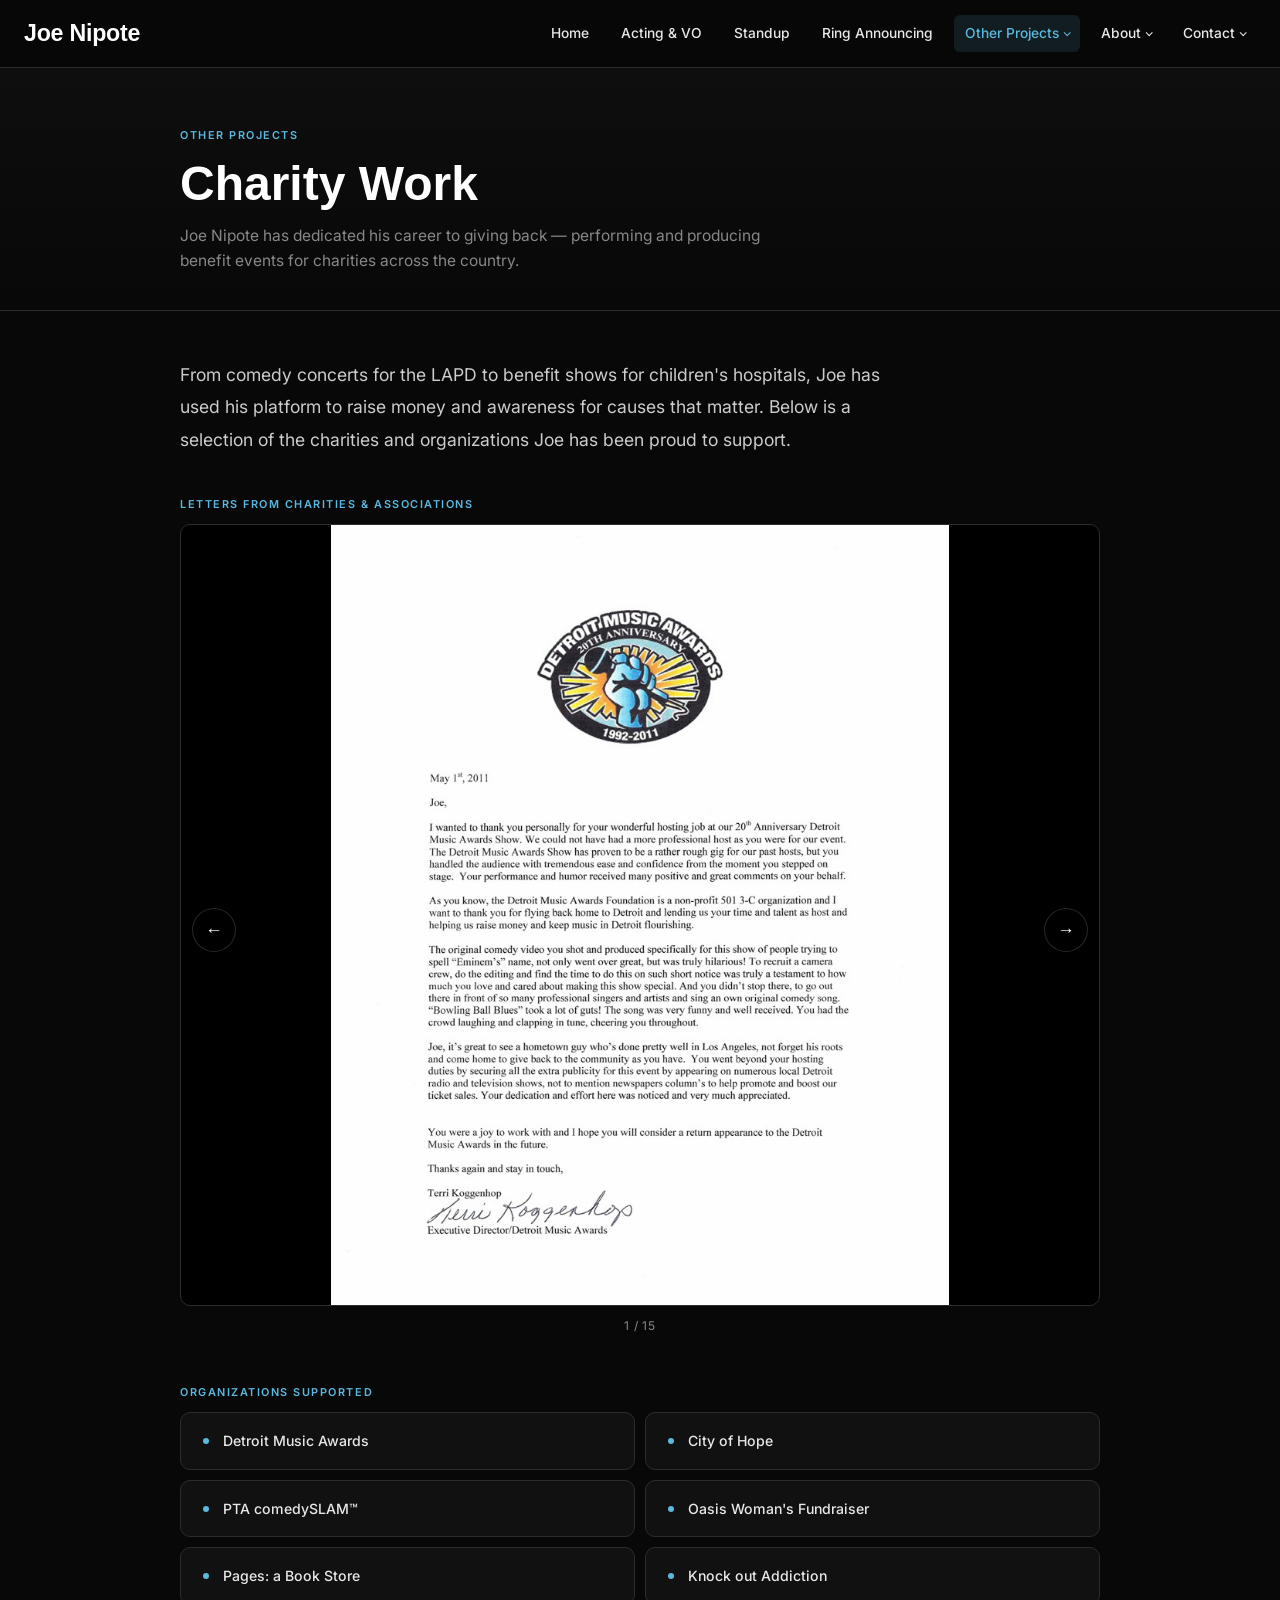
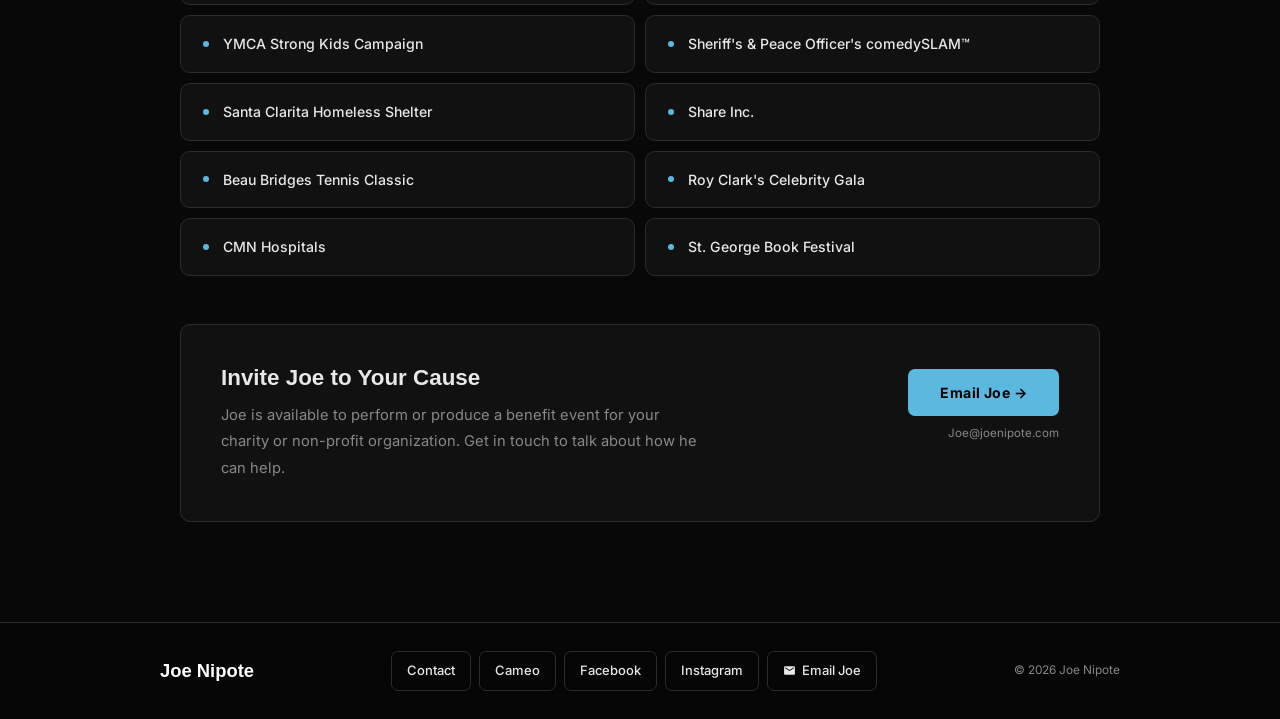
<file: charity-work.html>
<!DOCTYPE html>
<html lang="en">
<head>
    <meta charset="UTF-8">
    <meta name="viewport" content="width=device-width, initial-scale=1.0">
    <title>Charity Work — Joe Nipote</title>
    <meta name="description" content="Joe Nipote's charity and community work — performing and producing benefit events for organizations across the country.">
    <link rel="icon" type="image/png" href="graphic assets/favicon.png">
    <link rel="preconnect" href="https://fonts.googleapis.com">
    <link rel="preconnect" href="https://fonts.gstatic.com" crossorigin>
    <link href="https://fonts.googleapis.com/css2?family=Playfair+Display:ital,wght@0,400;0,600;0,700;1,400&family=Inter:wght@300;400;500;600;700&display=swap" rel="stylesheet">
    <link rel="stylesheet" href="styles.css">
    <style>
        .charity-hero-img {
            width: 100%;
            border-radius: var(--radius);
            border: 1px solid var(--border);
            display: block;
            margin-bottom: 40px;
            max-height: 380px;
            object-fit: cover;
            object-position: center;
        }

        .charity-intro {
            font-size: 1.1rem;
            line-height: 1.85;
            color: #ccc;
            max-width: 720px;
            margin-bottom: 40px;
        }

        .section-eyebrow {
            font-size: 0.68rem;
            font-weight: 600;
            letter-spacing: 0.14em;
            text-transform: uppercase;
            color: var(--accent);
            margin-bottom: 10px;
        }

        .charity-list-grid {
            display: grid;
            grid-template-columns: 1fr 1fr;
            gap: 10px;
            margin-bottom: 48px;
        }

        .charity-list-item {
            background: var(--bg-card);
            border: 1px solid var(--border);
            border-radius: var(--radius);
            padding: 18px 22px;
            display: flex;
            align-items: center;
            gap: 14px;
        }

        .charity-list-item::before {
            content: '';
            display: block;
            width: 6px;
            height: 6px;
            border-radius: 50%;
            background: var(--accent);
            flex-shrink: 0;
        }

        .charity-list-item span {
            font-size: 0.88rem;
            font-weight: 500;
            color: var(--text);
            line-height: 1.4;
        }

        .charity-cta {
            background: var(--bg-card);
            border: 1px solid var(--border);
            border-radius: var(--radius);
            padding: 40px;
            display: flex;
            align-items: flex-start;
            gap: 40px;
        }

        .charity-cta-copy {
            flex: 1;
        }

        .charity-cta h3 {
            font-family: var(--font-serif);
            font-size: 1.4rem;
            font-weight: 700;
            color: var(--text);
            margin-bottom: 10px;
        }

        .charity-cta p {
            font-size: 0.92rem;
            color: var(--text-muted);
            line-height: 1.8;
            max-width: 480px;
        }

        .charity-cta-action {
            display: flex;
            flex-direction: column;
            align-items: flex-end;
            gap: 8px;
            flex-shrink: 0;
            padding-top: 4px;
        }

        .charity-cta .cta-btn {
            display: inline-block;
            padding: 12px 32px;
            background: var(--accent);
            color: #000;
            border-radius: 7px;
            font-size: 0.88rem;
            font-weight: 700;
            letter-spacing: 0.03em;
            transition: opacity 0.2s;
            white-space: nowrap;
        }

        .charity-cta .cta-btn:hover {
            opacity: 0.82;
            color: #000;
        }

        .charity-cta .cta-note {
            font-size: 0.72rem;
            color: var(--text-muted);
        }

        .letters-carousel {
            position: relative;
            margin-bottom: 48px;
            user-select: none;
        }

        .letters-track {
            overflow: hidden;
            border-radius: var(--radius);
            border: 1px solid var(--border);
            background: #000;
        }

        .letters-track img {
            width: 100%;
            max-height: 780px;
            object-fit: contain;
            object-position: top center;
            display: none;
        }

        .letters-track img.active {
            display: block;
        }

        .letters-nav {
            position: absolute;
            top: 50%;
            transform: translateY(-50%);
            background: rgba(0,0,0,0.55);
            border: 1px solid rgba(255,255,255,0.15);
            color: #fff;
            width: 44px;
            height: 44px;
            border-radius: 50%;
            display: flex;
            align-items: center;
            justify-content: center;
            cursor: pointer;
            font-size: 1.1rem;
            transition: background 0.2s;
            z-index: 2;
        }

        .letters-nav:hover { background: rgba(0,0,0,0.8); }

        .letters-nav.prev { left: 12px; }
        .letters-nav.next { right: 12px; }

        .letters-counter {
            text-align: center;
            margin-top: 10px;
            font-size: 0.75rem;
            color: var(--text-muted);
            letter-spacing: 0.06em;
        }

        @media (max-width: 700px) {
            .letters-track img { max-height: 520px; }
            .charity-list-grid { grid-template-columns: 1fr; }
            .charity-cta { flex-direction: column; gap: 24px; padding: 28px; }
            .charity-cta-action { align-items: flex-start; }
        }
    </style>
</head>
<body>

    <header class="header">
        <nav class="nav">
            <div class="nav-brand">
                <a href="index.html" class="brand-link">
                    <h1 class="brand-title">Joe Nipote</h1>
                </a>
            </div>
            <ul class="nav-menu">
                <li><a href="index.html" class="nav-link">Home</a></li>
                <li><a href="acting.html" class="nav-link">Acting &amp; VO</a></li>
                <li><a href="standup.html" class="nav-link">Standup</a></li>
                <li><a href="ring-announcer.html" class="nav-link">Ring Announcing</a></li>
                <li class="nav-dropdown">
                    <a href="projects.html" class="nav-link active">Other Projects</a>
                    <ul class="dropdown-menu">
                        <li><a href="eggy-yolk.html">Eggy Yolk&#8482;</a></li>
                        <li><a href="comedyslam.html">comedySLAM&#8482;</a></li>
                        <li><a href="charity-work.html">Charity Work</a></li>
                        <li><a href="viper.html">Viper Fan Page</a></li>
                        <li><a href="https://open.spotify.com/album/1hkmwj6l5z3Oi8wUZVqiMf" target="_blank" rel="noopener">Bowling Ball Blues</a></li>
                    </ul>
                </li>
                <li class="nav-dropdown">
                    <a href="about.html" class="nav-link">About</a>
                    <ul class="dropdown-menu">
                        <li><a href="about.html">Bio</a></li>
                        <li><a href="gallery.html">Gallery</a></li>
                    </ul>
                </li>
                <li class="nav-dropdown">
                    <a href="contact.html" class="nav-link">Contact</a>
                    <ul class="dropdown-menu">
                        <li><a href="contact.html">Representation</a></li>
                        <li><a href="sponsors.html">Sponsors</a></li>
                        <li><a href="autographs.html">Autographs</a></li>
                    </ul>
                </li>
            </ul>
            <button class="mobile-menu-toggle" aria-label="Toggle menu">
                <span></span><span></span><span></span>
            </button>
        </nav>
    </header>

    <div class="mobile-menu-overlay">
        <div class="mobile-menu-panel">
            <div class="mobile-menu-header">
                <h3 class="mobile-menu-title">Menu</h3>
                <button class="mobile-menu-close">&times;</button>
            </div>
            <ul class="mobile-nav-links">
                <li><a href="index.html" class="nav-link">Home</a></li>
                <li><a href="acting.html" class="nav-link">Acting &amp; VO</a></li>
                <li><a href="standup.html" class="nav-link">Standup</a></li>
                <li><a href="ring-announcer.html" class="nav-link">Ring Announcing</a></li>
                <li>
                    <button class="mobile-dropdown-toggle">Other Projects <span class="mobile-dropdown-arrow"></span></button>
                    <ul class="mobile-sub-links">
                        <li><a href="projects.html">All Projects</a></li>
                        <li><a href="eggy-yolk.html">Eggy Yolk&#8482;</a></li>
                        <li><a href="comedyslam.html">comedySLAM&#8482;</a></li>
                        <li><a href="charity-work.html">Charity Work</a></li>
                        <li><a href="viper.html">Viper Fan Page</a></li>
                        <li><a href="https://open.spotify.com/album/1hkmwj6l5z3Oi8wUZVqiMf" target="_blank" rel="noopener">Bowling Ball Blues</a></li>
                    </ul>
                </li>
                <li>
                    <button class="mobile-dropdown-toggle">About <span class="mobile-dropdown-arrow"></span></button>
                    <ul class="mobile-sub-links">
                        <li><a href="about.html">Bio</a></li>
                        <li><a href="gallery.html">Gallery</a></li>
                    </ul>
                </li>
                <li>
                    <button class="mobile-dropdown-toggle">Contact <span class="mobile-dropdown-arrow"></span></button>
                    <ul class="mobile-sub-links">
                        <li><a href="contact.html">Representation</a></li>
                        <li><a href="sponsors.html">Sponsors</a></li>
                        <li><a href="autographs.html">Autographs</a></li>
                    </ul>
                </li>
            </ul>
        </div>
    </div>

    <main>
        <div class="page-header">
            <div class="page-header-inner">
                <span class="page-badge"><a href="projects.html" style="color:inherit;">Other Projects</a></span>
                <h1>Charity Work</h1>
                <p class="subtitle">Joe Nipote has dedicated his career to giving back — performing and producing benefit events for charities across the country.</p>
            </div>
        </div>

        <section class="content-section">
            <div class="content-inner">

                <!-- Intro -->
                <p class="charity-intro">From comedy concerts for the LAPD to benefit shows for children's hospitals, Joe has used his platform to raise money and awareness for causes that matter. Below is a selection of the charities and organizations Joe has been proud to support.</p>

                <!-- Letters Carousel -->
                <p class="section-eyebrow">Letters from Charities &amp; Associations</p>

                <div class="letters-carousel">
                    <button class="letters-nav prev" aria-label="Previous letter">&#8592;</button>
                    <div class="letters-track">
                        <img src="graphic assets/charity work/letters/letter-01.jpg" alt="Letter from charity" class="active">
                        <img src="graphic assets/charity work/letters/letter-02.jpg" alt="Letter from charity">
                        <img src="graphic assets/charity work/letters/letter-03.jpg" alt="Letter from charity">
                        <img src="graphic assets/charity work/letters/letter-04.jpg" alt="Letter from charity">
                        <img src="graphic assets/charity work/letters/letter-05.jpg" alt="Letter from charity">
                        <img src="graphic assets/charity work/letters/letter-06.jpg" alt="Letter from charity">
                        <img src="graphic assets/charity work/letters/letter-07.jpg" alt="Letter from charity">
                        <img src="graphic assets/charity work/letters/letter-08.jpg" alt="Letter from charity">
                        <img src="graphic assets/charity work/letters/letter-09.jpg" alt="Letter from charity">
                        <img src="graphic assets/charity work/letters/letter-10.jpg" alt="Letter from charity">
                        <img src="graphic assets/charity work/letters/letter-11.jpg" alt="Letter from charity">
                        <img src="graphic assets/charity work/letters/letter-12.jpg" alt="Letter from charity">
                        <img src="graphic assets/charity work/letters/letter-13.jpg" alt="Letter from charity">
                        <img src="graphic assets/charity work/letters/letter-14.jpg" alt="Letter from charity">
                        <img src="graphic assets/charity work/letters/letter-15.jpg" alt="Letter from charity">
                    </div>
                    <button class="letters-nav next" aria-label="Next letter">&#8594;</button>
                    <div class="letters-counter"><span class="letters-current">1</span> / <span class="letters-total">15</span></div>
                </div>

                <!-- Charity List -->
                <p class="section-eyebrow">Organizations Supported</p>

                <div class="charity-list-grid">
                    <div class="charity-list-item"><span>Detroit Music Awards</span></div>
                    <div class="charity-list-item"><span>City of Hope</span></div>
                    <div class="charity-list-item"><span>PTA comedySLAM™</span></div>
                    <div class="charity-list-item"><span>Oasis Woman's Fundraiser</span></div>
                    <div class="charity-list-item"><span>Pages: a Book Store</span></div>
                    <div class="charity-list-item"><span>Knock out Addiction</span></div>
                    <div class="charity-list-item"><span>YMCA Strong Kids Campaign</span></div>
                    <div class="charity-list-item"><span>Sheriff's &amp; Peace Officer's comedySLAM™</span></div>
                    <div class="charity-list-item"><span>Santa Clarita Homeless Shelter</span></div>
                    <div class="charity-list-item"><span>Share Inc.</span></div>
                    <div class="charity-list-item"><span>Beau Bridges Tennis Classic</span></div>
                    <div class="charity-list-item"><span>Roy Clark's Celebrity Gala</span></div>
                    <div class="charity-list-item"><span>CMN Hospitals</span></div>
                    <div class="charity-list-item"><span>St. George Book Festival</span></div>
                </div>

                <!-- CTA -->
                <div class="charity-cta">
                    <div class="charity-cta-copy">
                        <h3>Invite Joe to Your Cause</h3>
                        <p>Joe is available to perform or produce a benefit event for your charity or non-profit organization. Get in touch to talk about how he can help.</p>
                    </div>
                    <div class="charity-cta-action">
                        <a href="mailto:Joe@joenipote.com" class="cta-btn">Email Joe →</a>
                        <span class="cta-note">Joe@joenipote.com</span>
                    </div>
                </div>

            </div>
        </section>
    </main>

    <footer class="site-footer">
        <div class="footer-inner">
            <div class="footer-brand">Joe Nipote</div>
            <div class="footer-actions">
                <a href="contact.html" class="footer-btn">Contact</a>
                <a href="https://www.cameo.com/joenipote" target="_blank" rel="noopener" class="footer-btn">Cameo</a>
                <a href="https://www.facebook.com/JoeNipote" target="_blank" rel="noopener" class="footer-btn">Facebook</a>
                <a href="https://www.instagram.com/joenipote" target="_blank" rel="noopener" class="footer-btn">Instagram</a>
                <a href="mailto:Joe@joenipote.com" class="footer-btn primary">
                    <svg viewBox="0 0 24 24" fill="currentColor"><path d="M20 4H4c-1.1 0-2 .9-2 2v12c0 1.1.9 2 2 2h16c1.1 0 2-.9 2-2V6c0-1.1-.9-2-2-2zm0 4l-8 5-8-5V6l8 5 8-5v2z"/></svg>
                    Email Joe
                </a>
            </div>
            <div class="footer-copy">© 2026 Joe Nipote</div>
        </div>
    </footer>

    <script src="scripts/app.js"></script>
    <script>
        (function () {
            const imgs = document.querySelectorAll('.letters-track img');
            const current = document.querySelector('.letters-current');
            let idx = 0;

            function show(n) {
                imgs[idx].classList.remove('active');
                idx = (n + imgs.length) % imgs.length;
                imgs[idx].classList.add('active');
                current.textContent = idx + 1;
            }

            document.querySelector('.letters-nav.prev').addEventListener('click', () => show(idx - 1));
            document.querySelector('.letters-nav.next').addEventListener('click', () => show(idx + 1));

            document.addEventListener('keydown', e => {
                if (e.key === 'ArrowLeft') show(idx - 1);
                if (e.key === 'ArrowRight') show(idx + 1);
            });
        })();
    </script>
</body>
</html>
</file>
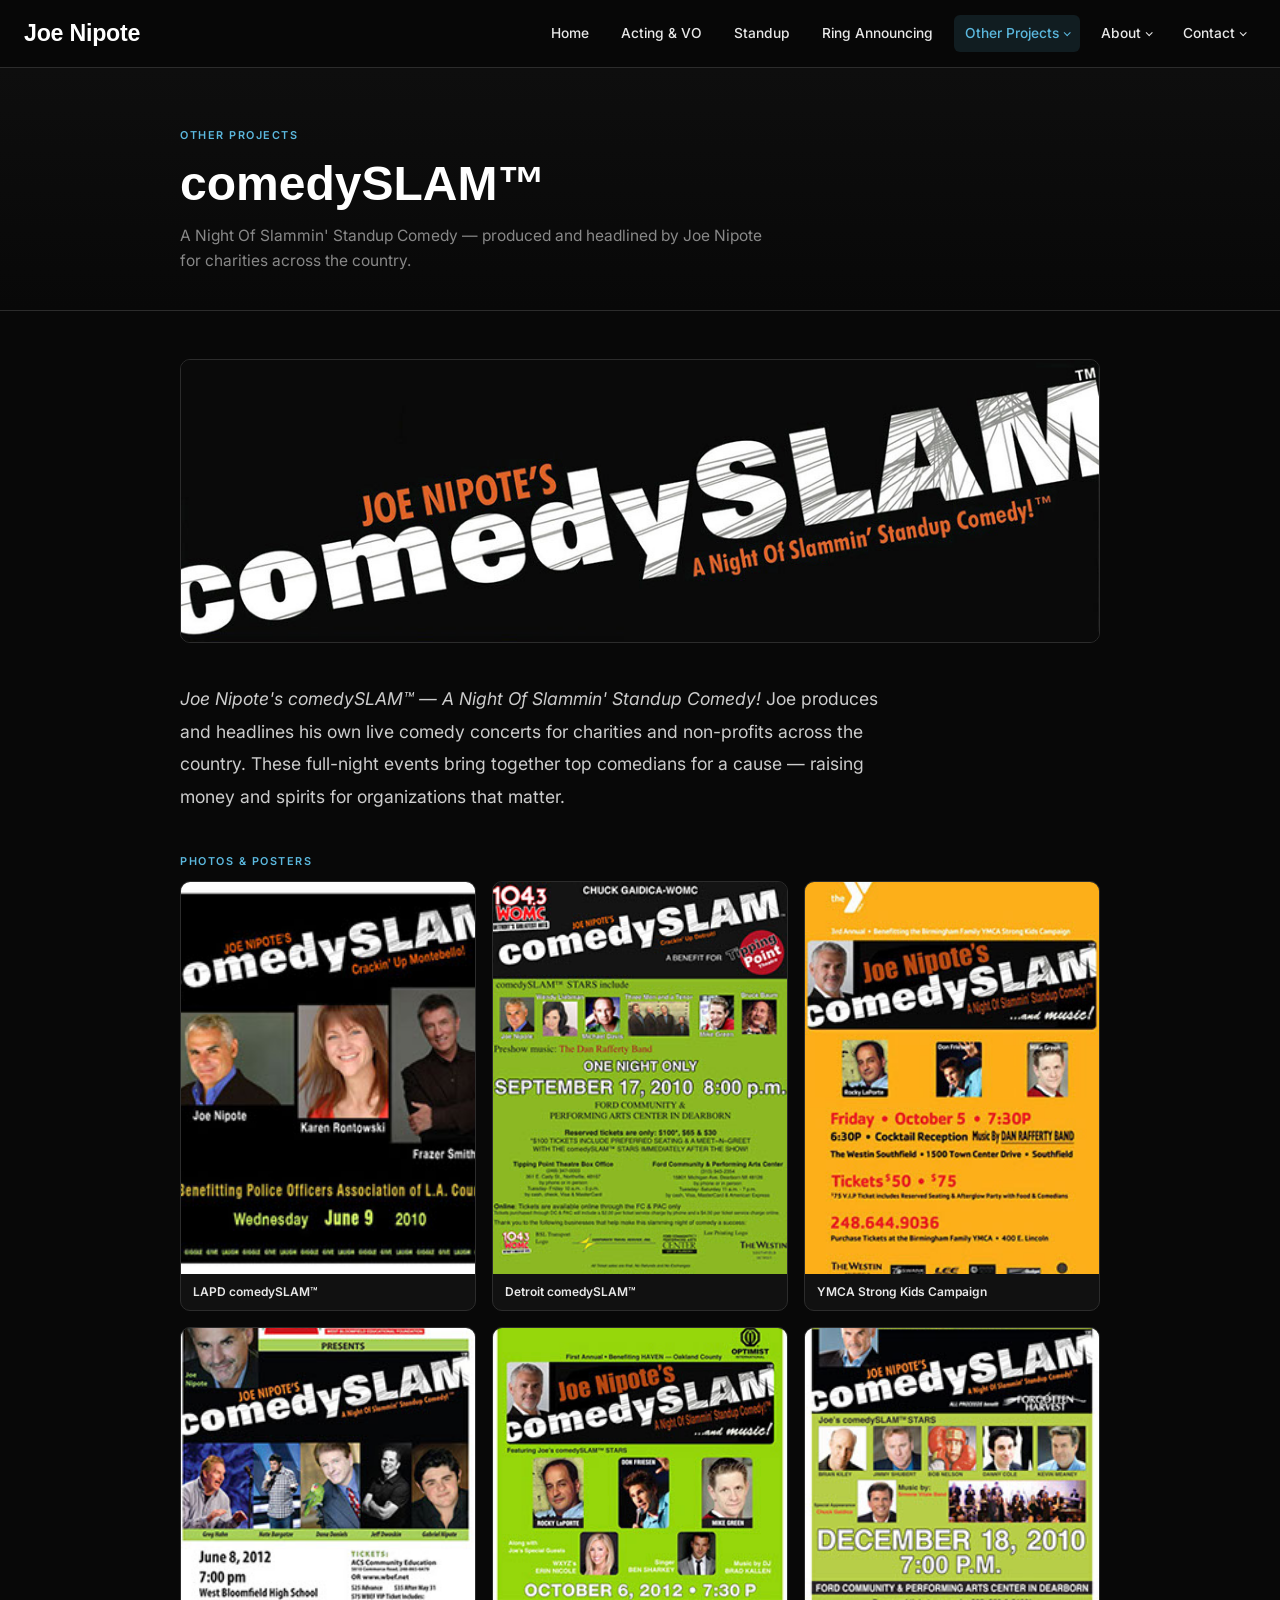
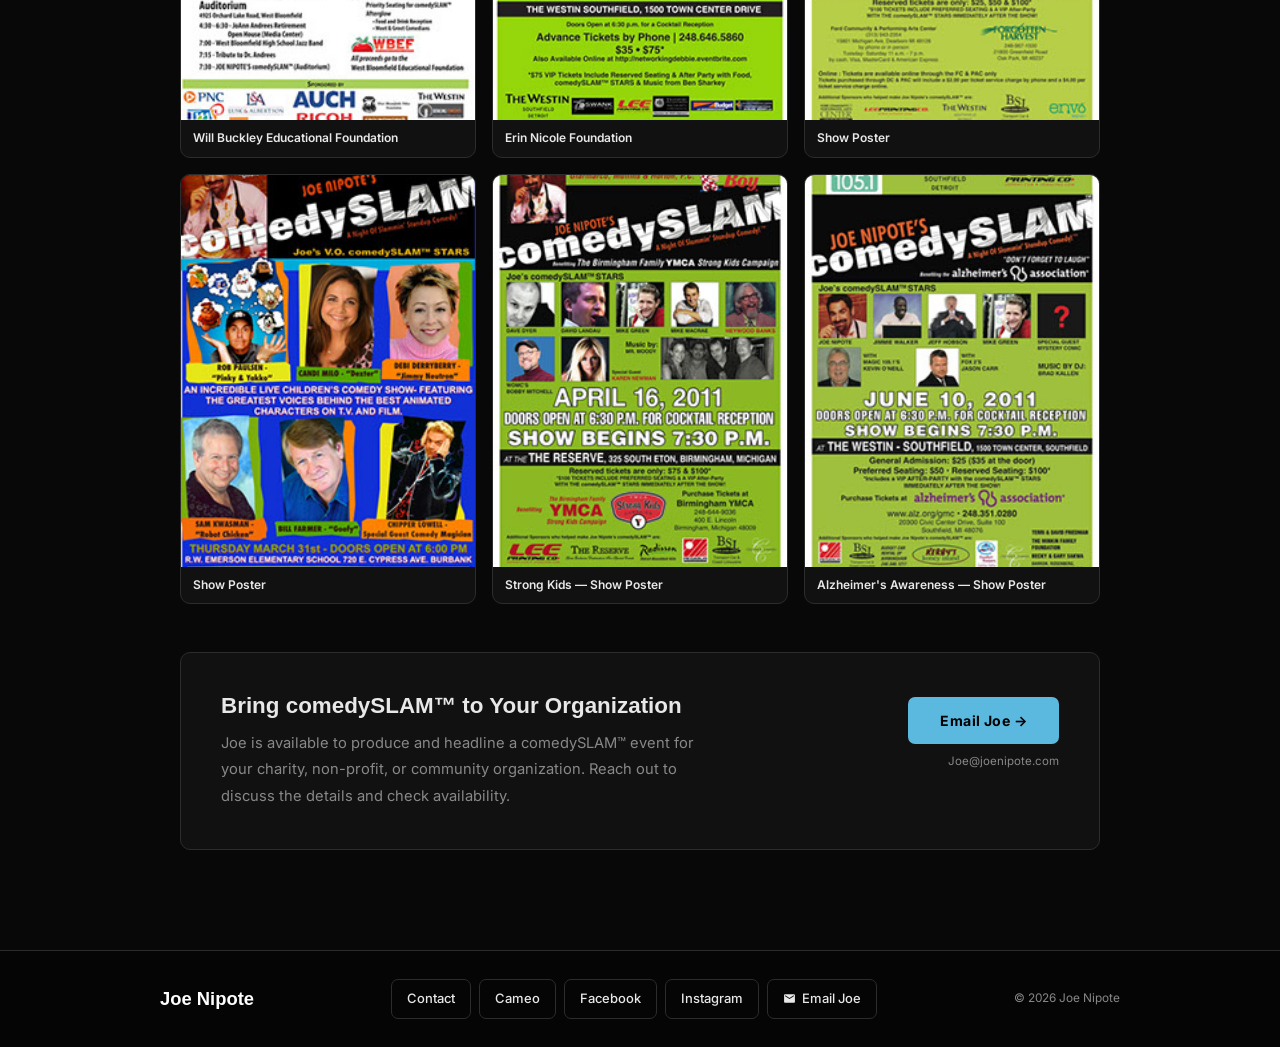
<file: comedyslam.html>
<!DOCTYPE html>
<html lang="en">
<head>
    <meta charset="UTF-8">
    <meta name="viewport" content="width=device-width, initial-scale=1.0">
    <title>comedySLAM™ — Joe Nipote</title>
    <meta name="description" content="Joe Nipote's comedySLAM™ — A Night Of Slammin' Standup Comedy! Live comedy concerts for charities and non-profits across the country.">
    <link rel="icon" type="image/png" href="graphic assets/favicon.png">
    <link rel="preconnect" href="https://fonts.googleapis.com">
    <link rel="preconnect" href="https://fonts.gstatic.com" crossorigin>
    <link href="https://fonts.googleapis.com/css2?family=Playfair+Display:ital,wght@0,400;0,600;0,700;1,400&family=Inter:wght@300;400;500;600;700&display=swap" rel="stylesheet">
    <link rel="stylesheet" href="styles.css">
    <style>
        .slam-hero-img {
            width: 100%;
            border-radius: var(--radius);
            border: 1px solid var(--border);
            display: block;
            margin-bottom: 40px;
            max-height: 380px;
            object-fit: cover;
            object-position: center;
        }

        .slam-intro {
            font-size: 1.1rem;
            line-height: 1.85;
            color: #ccc;
            max-width: 720px;
            margin-bottom: 40px;
        }

        .section-eyebrow {
            font-size: 0.68rem;
            font-weight: 600;
            letter-spacing: 0.14em;
            text-transform: uppercase;
            color: var(--accent);
            margin-bottom: 10px;
        }

        .slam-gallery-grid {
            display: grid;
            grid-template-columns: repeat(3, 1fr);
            gap: 16px;
            margin-bottom: 48px;
        }

        .slam-gallery-card {
            background: var(--bg-card);
            border: 1px solid var(--border);
            border-radius: var(--radius);
            overflow: hidden;
        }

        .slam-gallery-card img {
            width: 100%;
            aspect-ratio: 3/4;
            object-fit: cover;
            display: block;
        }

        .slam-gallery-label {
            padding: 10px 12px;
            font-size: 0.75rem;
            font-weight: 600;
            color: var(--text);
            line-height: 1.35;
        }

        .slam-booking-cta {
            background: var(--bg-card);
            border: 1px solid var(--border);
            border-radius: var(--radius);
            padding: 40px;
            display: flex;
            align-items: flex-start;
            gap: 40px;
        }

        .slam-booking-copy {
            flex: 1;
        }

        .slam-booking-cta h3 {
            font-family: var(--font-serif);
            font-size: 1.4rem;
            font-weight: 700;
            color: var(--text);
            margin-bottom: 10px;
        }

        .slam-booking-cta p {
            font-size: 0.92rem;
            color: var(--text-muted);
            line-height: 1.8;
            max-width: 480px;
        }

        .slam-booking-action {
            display: flex;
            flex-direction: column;
            align-items: flex-end;
            gap: 8px;
            flex-shrink: 0;
            padding-top: 4px;
        }

        .slam-booking-cta .cta-btn {
            display: inline-block;
            padding: 12px 32px;
            background: var(--accent);
            color: #000;
            border-radius: 7px;
            font-size: 0.88rem;
            font-weight: 700;
            letter-spacing: 0.03em;
            transition: opacity 0.2s;
            white-space: nowrap;
        }

        .slam-booking-cta .cta-btn:hover {
            opacity: 0.82;
            color: #000;
        }

        .slam-booking-cta .cta-note {
            font-size: 0.72rem;
            color: var(--text-muted);
        }

        @media (max-width: 700px) {
            .slam-gallery-grid { grid-template-columns: repeat(2, 1fr); }
            .slam-booking-cta { flex-direction: column; gap: 24px; padding: 28px; }
            .slam-booking-action { align-items: flex-start; }
        }
    </style>
</head>
<body>

    <header class="header">
        <nav class="nav">
            <div class="nav-brand">
                <a href="index.html" class="brand-link">
                    <h1 class="brand-title">Joe Nipote</h1>
                </a>
            </div>
            <ul class="nav-menu">
                <li><a href="index.html" class="nav-link">Home</a></li>
                <li><a href="acting.html" class="nav-link">Acting &amp; VO</a></li>
                <li><a href="standup.html" class="nav-link">Standup</a></li>
                <li><a href="ring-announcer.html" class="nav-link">Ring Announcing</a></li>
                <li class="nav-dropdown">
                    <a href="projects.html" class="nav-link active">Other Projects</a>
                    <ul class="dropdown-menu">
                        <li><a href="eggy-yolk.html">Eggy Yolk&#8482;</a></li>
                        <li><a href="comedyslam.html">comedySLAM&#8482;</a></li>
                        <li><a href="charity-work.html">Charity Work</a></li>
                        <li><a href="viper.html">Viper Fan Page</a></li>
                        <li><a href="https://open.spotify.com/album/1hkmwj6l5z3Oi8wUZVqiMf" target="_blank" rel="noopener">Bowling Ball Blues</a></li>
                    </ul>
                </li>
                <li class="nav-dropdown">
                    <a href="about.html" class="nav-link">About</a>
                    <ul class="dropdown-menu">
                        <li><a href="about.html">Bio</a></li>
                        <li><a href="gallery.html">Gallery</a></li>
                    </ul>
                </li>
                <li class="nav-dropdown">
                    <a href="contact.html" class="nav-link">Contact</a>
                    <ul class="dropdown-menu">
                        <li><a href="contact.html">Representation</a></li>
                        <li><a href="sponsors.html">Sponsors</a></li>
                        <li><a href="autographs.html">Autographs</a></li>
                    </ul>
                </li>
            </ul>
            <button class="mobile-menu-toggle" aria-label="Toggle menu">
                <span></span><span></span><span></span>
            </button>
        </nav>
    </header>

    <div class="mobile-menu-overlay">
        <div class="mobile-menu-panel">
            <div class="mobile-menu-header">
                <h3 class="mobile-menu-title">Menu</h3>
                <button class="mobile-menu-close">&times;</button>
            </div>
            <ul class="mobile-nav-links">
                <li><a href="index.html" class="nav-link">Home</a></li>
                <li><a href="acting.html" class="nav-link">Acting &amp; VO</a></li>
                <li><a href="standup.html" class="nav-link">Standup</a></li>
                <li><a href="ring-announcer.html" class="nav-link">Ring Announcing</a></li>
                <li>
                    <button class="mobile-dropdown-toggle">Other Projects <span class="mobile-dropdown-arrow"></span></button>
                    <ul class="mobile-sub-links">
                        <li><a href="projects.html">All Projects</a></li>
                        <li><a href="eggy-yolk.html">Eggy Yolk&#8482;</a></li>
                        <li><a href="comedyslam.html">comedySLAM&#8482;</a></li>
                        <li><a href="charity-work.html">Charity Work</a></li>
                        <li><a href="viper.html">Viper Fan Page</a></li>
                        <li><a href="https://open.spotify.com/album/1hkmwj6l5z3Oi8wUZVqiMf" target="_blank" rel="noopener">Bowling Ball Blues</a></li>
                    </ul>
                </li>
                <li>
                    <button class="mobile-dropdown-toggle">About <span class="mobile-dropdown-arrow"></span></button>
                    <ul class="mobile-sub-links">
                        <li><a href="about.html">Bio</a></li>
                        <li><a href="gallery.html">Gallery</a></li>
                    </ul>
                </li>
                <li>
                    <button class="mobile-dropdown-toggle">Contact <span class="mobile-dropdown-arrow"></span></button>
                    <ul class="mobile-sub-links">
                        <li><a href="contact.html">Representation</a></li>
                        <li><a href="sponsors.html">Sponsors</a></li>
                        <li><a href="autographs.html">Autographs</a></li>
                    </ul>
                </li>
            </ul>
        </div>
    </div>

    <main>
        <div class="page-header">
            <div class="page-header-inner">
                <span class="page-badge"><a href="projects.html" style="color:inherit;">Other Projects</a></span>
                <h1>comedySLAM™</h1>
                <p class="subtitle">A Night Of Slammin' Standup Comedy — produced and headlined by Joe Nipote for charities across the country.</p>
            </div>
        </div>

        <section class="content-section">
            <div class="content-inner">

                <!-- Hero -->
                <img src="graphic assets/projects photos/ComedySLAM.jpg" alt="Joe Nipote's comedySLAM™" class="slam-hero-img">

                <!-- Intro -->
                <p class="slam-intro"><em>Joe Nipote's comedySLAM™ — A Night Of Slammin' Standup Comedy!</em> Joe produces and headlines his own live comedy concerts for charities and non-profits across the country. These full-night events bring together top comedians for a cause — raising money and spirits for organizations that matter.</p>

                <!-- Photos & Posters -->
                <p class="section-eyebrow">Photos &amp; Posters</p>

                <div class="slam-gallery-grid">
                    <div class="slam-gallery-card">
                        <img src="graphic assets/comedyslam/lapd.jpg" alt="LAPD comedySLAM">
                        <div class="slam-gallery-label">LAPD comedySLAM™</div>
                    </div>
                    <div class="slam-gallery-card">
                        <img src="graphic assets/comedyslam/detroit.jpg" alt="Detroit comedySLAM">
                        <div class="slam-gallery-label">Detroit comedySLAM™</div>
                    </div>
                    <div class="slam-gallery-card">
                        <img src="graphic assets/comedyslam/ymca.jpg" alt="YMCA Strong Kids">
                        <div class="slam-gallery-label">YMCA Strong Kids Campaign</div>
                    </div>
                    <div class="slam-gallery-card">
                        <img src="graphic assets/comedyslam/wbef.jpg" alt="WBEF comedySLAM">
                        <div class="slam-gallery-label">Will Buckley Educational Foundation</div>
                    </div>
                    <div class="slam-gallery-card">
                        <img src="graphic assets/comedyslam/erinnicole.jpg" alt="Erin Nicole comedySLAM">
                        <div class="slam-gallery-label">Erin Nicole Foundation</div>
                    </div>
                    <div class="slam-gallery-card">
                        <img src="graphic assets/comedyslam/poster-fh.jpg" alt="comedySLAM poster">
                        <div class="slam-gallery-label">Show Poster</div>
                    </div>
                    <div class="slam-gallery-card">
                        <img src="graphic assets/comedyslam/poster-vo.jpg" alt="comedySLAM poster">
                        <div class="slam-gallery-label">Show Poster</div>
                    </div>
                    <div class="slam-gallery-card">
                        <img src="graphic assets/comedyslam/poster-strongkids.jpg" alt="Strong Kids poster">
                        <div class="slam-gallery-label">Strong Kids — Show Poster</div>
                    </div>
                    <div class="slam-gallery-card">
                        <img src="graphic assets/comedyslam/poster-alzheimers.jpg" alt="Alzheimer's poster">
                        <div class="slam-gallery-label">Alzheimer's Awareness — Show Poster</div>
                    </div>
                </div>

                <!-- Booking CTA -->
                <div class="slam-booking-cta">
                    <div class="slam-booking-copy">
                        <h3>Bring comedySLAM™ to Your Organization</h3>
                        <p>Joe is available to produce and headline a comedySLAM™ event for your charity, non-profit, or community organization. Reach out to discuss the details and check availability.</p>
                    </div>
                    <div class="slam-booking-action">
                        <a href="mailto:Joe@joenipote.com" class="cta-btn">Email Joe →</a>
                        <span class="cta-note">Joe@joenipote.com</span>
                    </div>
                </div>

            </div>
        </section>
    </main>

    <footer class="site-footer">
        <div class="footer-inner">
            <div class="footer-brand">Joe Nipote</div>
            <div class="footer-actions">
                <a href="contact.html" class="footer-btn">Contact</a>
                <a href="https://www.cameo.com/joenipote" target="_blank" rel="noopener" class="footer-btn">Cameo</a>
                <a href="https://www.facebook.com/JoeNipote" target="_blank" rel="noopener" class="footer-btn">Facebook</a>
                <a href="https://www.instagram.com/joenipote" target="_blank" rel="noopener" class="footer-btn">Instagram</a>
                <a href="mailto:Joe@joenipote.com" class="footer-btn primary">
                    <svg viewBox="0 0 24 24" fill="currentColor"><path d="M20 4H4c-1.1 0-2 .9-2 2v12c0 1.1.9 2 2 2h16c1.1 0 2-.9 2-2V6c0-1.1-.9-2-2-2zm0 4l-8 5-8-5V6l8 5 8-5v2z"/></svg>
                    Email Joe
                </a>
            </div>
            <div class="footer-copy">© 2026 Joe Nipote</div>
        </div>
    </footer>

    <script src="scripts/app.js"></script>
</body>
</html>
</file>
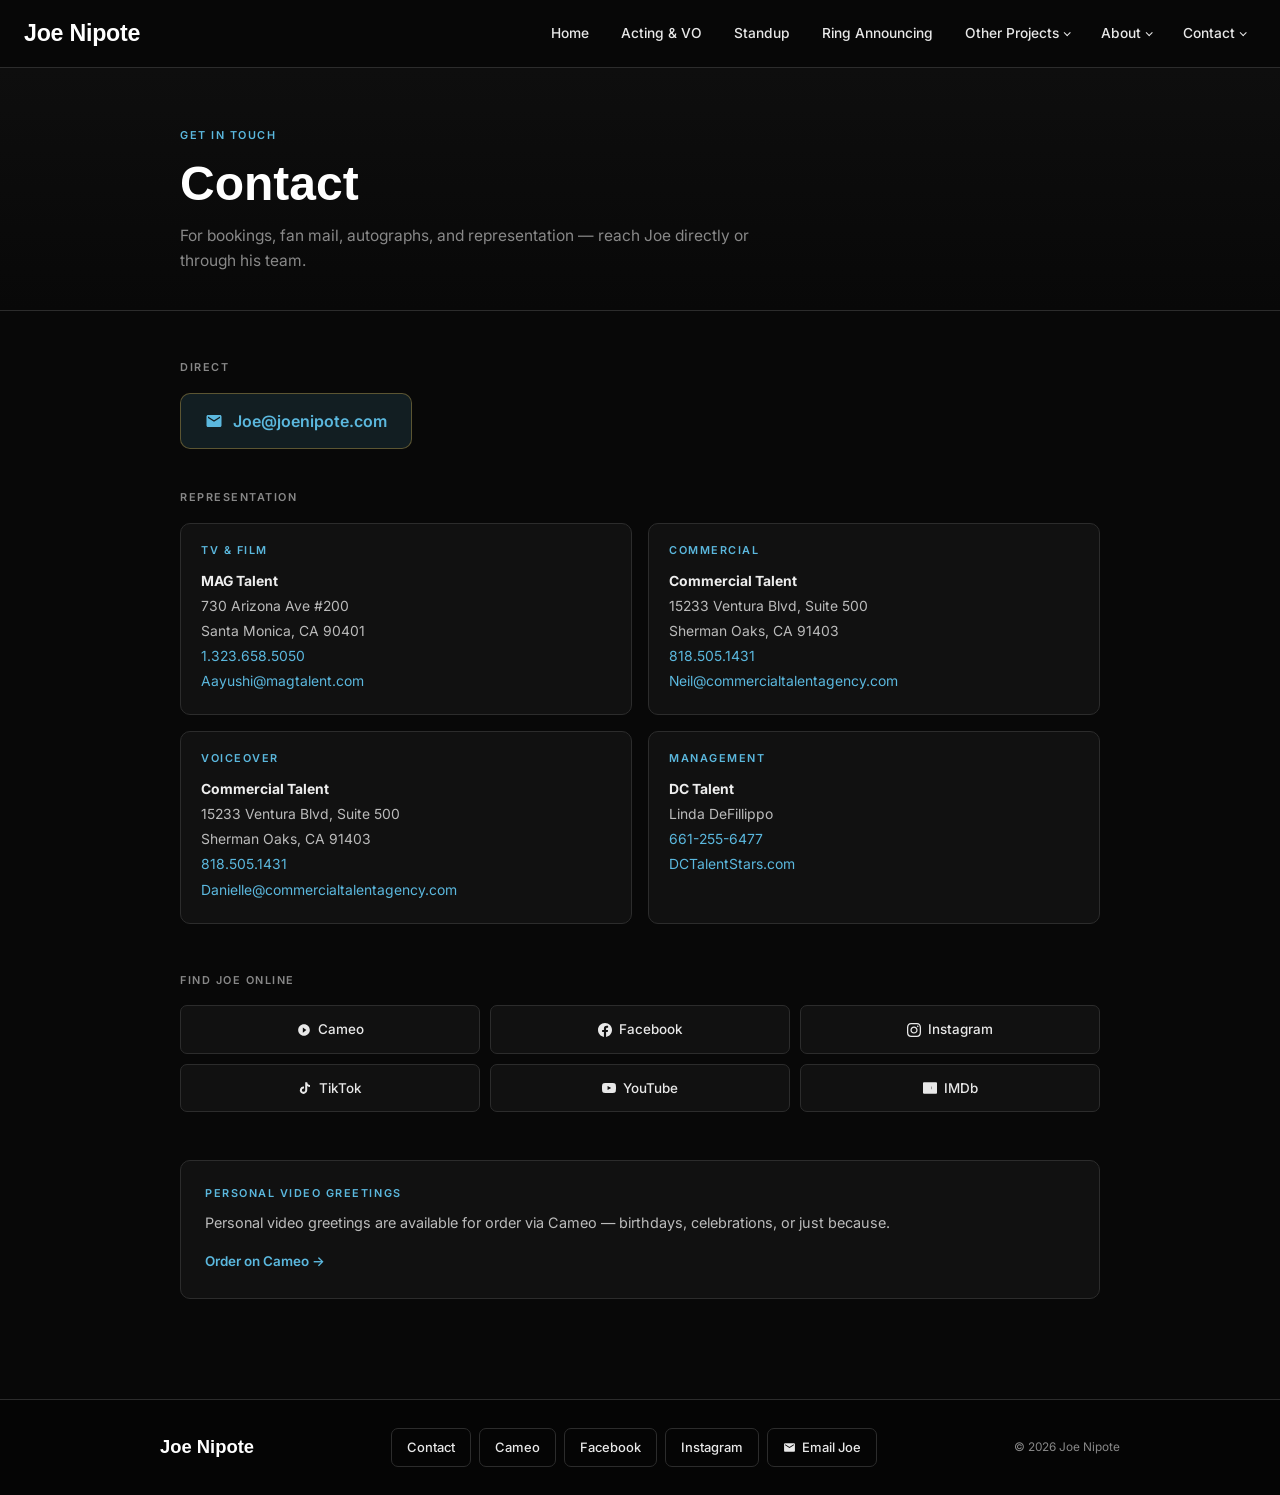
<file: contact.html>
<!DOCTYPE html>
<html lang="en">
<head>
    <meta charset="UTF-8">
    <meta name="viewport" content="width=device-width, initial-scale=1.0">
    <title>Contact — Joe Nipote</title>
    <meta name="description" content="Contact Joe Nipote — booking, representation, and social media.">
    <link rel="icon" type="image/png" href="graphic assets/favicon.png">
    <link rel="preconnect" href="https://fonts.googleapis.com">
    <link rel="preconnect" href="https://fonts.gstatic.com" crossorigin>
    <link href="https://fonts.googleapis.com/css2?family=Playfair+Display:ital,wght@0,400;0,600;0,700;1,400&family=Inter:wght@300;400;500;600;700&display=swap" rel="stylesheet">
    <link rel="stylesheet" href="styles.css">
</head>
<body>

    <header class="header">
        <nav class="nav">
            <div class="nav-brand">
                <a href="index.html" class="brand-link">
                    <h1 class="brand-title">Joe Nipote</h1>
                </a>
            </div>
            <ul class="nav-menu">
                <li><a href="index.html" class="nav-link">Home</a></li>
                <li><a href="acting.html" class="nav-link">Acting &amp; VO</a></li>
                <li><a href="standup.html" class="nav-link">Standup</a></li>
                <li><a href="ring-announcer.html" class="nav-link">Ring Announcing</a></li>
                <li class="nav-dropdown">
                    <a href="projects.html" class="nav-link">Other Projects</a>
                    <ul class="dropdown-menu">
                        <li><a href="eggy-yolk.html">Eggy Yolk&#8482;</a></li>
                        <li><a href="comedyslam.html">comedySLAM&#8482;</a></li>
                        <li><a href="charity-work.html">Charity Work</a></li>
                        <li><a href="viper.html">Viper Fan Page</a></li>
                        <li><a href="https://open.spotify.com/album/1hkmwj6l5z3Oi8wUZVqiMf" target="_blank" rel="noopener">Bowling Ball Blues</a></li>
                    </ul>
                </li>
                <li class="nav-dropdown">
                    <a href="about.html" class="nav-link">About</a>
                    <ul class="dropdown-menu">
                        <li><a href="about.html">Bio</a></li>
                        <li><a href="gallery.html">Gallery</a></li>
                    </ul>
                </li>
                <li class="nav-dropdown">
                    <a href="contact.html" class="nav-link">Contact</a>
                    <ul class="dropdown-menu">
                        <li><a href="contact.html">Representation</a></li>
                        <li><a href="sponsors.html">Sponsors</a></li>
                        <li><a href="autographs.html">Autographs</a></li>
                    </ul>
                </li>
            </ul>
            <button class="mobile-menu-toggle" aria-label="Toggle menu">
                <span></span><span></span><span></span>
            </button>
        </nav>
    </header>

    <div class="mobile-menu-overlay">
        <div class="mobile-menu-panel">
            <div class="mobile-menu-header">
                <h3 class="mobile-menu-title">Menu</h3>
                <button class="mobile-menu-close">&times;</button>
            </div>
            <ul class="mobile-nav-links">
                <li><a href="index.html" class="nav-link">Home</a></li>
                <li><a href="acting.html" class="nav-link">Acting &amp; VO</a></li>
                <li><a href="standup.html" class="nav-link">Standup</a></li>
                <li><a href="ring-announcer.html" class="nav-link">Ring Announcing</a></li>
                <li>
                    <button class="mobile-dropdown-toggle">Other Projects <span class="mobile-dropdown-arrow"></span></button>
                    <ul class="mobile-sub-links">
                        <li><a href="projects.html">All Projects</a></li>
                        <li><a href="eggy-yolk.html">Eggy Yolk&#8482;</a></li>
                        <li><a href="comedyslam.html">comedySLAM&#8482;</a></li>
                        <li><a href="charity-work.html">Charity Work</a></li>
                        <li><a href="viper.html">Viper Fan Page</a></li>
                        <li><a href="https://open.spotify.com/album/1hkmwj6l5z3Oi8wUZVqiMf" target="_blank" rel="noopener">Bowling Ball Blues</a></li>
                    </ul>
                </li>
                <li>
                    <button class="mobile-dropdown-toggle">About <span class="mobile-dropdown-arrow"></span></button>
                    <ul class="mobile-sub-links">
                        <li><a href="about.html">Bio</a></li>
                        <li><a href="gallery.html">Gallery</a></li>
                    </ul>
                </li>
                <li>
                    <button class="mobile-dropdown-toggle">Contact <span class="mobile-dropdown-arrow"></span></button>
                    <ul class="mobile-sub-links">
                        <li><a href="contact.html">Representation</a></li>
                        <li><a href="sponsors.html">Sponsors</a></li>
                        <li><a href="autographs.html">Autographs</a></li>
                    </ul>
                </li>
            </ul>
        </div>
    </div>

    <main>
        <div class="page-header">
            <div class="page-header-inner">
                <span class="page-badge">Get in Touch</span>
                <h1>Contact</h1>
                <p class="subtitle">For bookings, fan mail, autographs, and representation — reach Joe directly or through his team.</p>
            </div>
        </div>

        <section class="content-section">
            <div class="content-inner">

                <!-- Direct Contact -->
                <div style="margin-bottom:40px;">
                    <p style="font-size:0.68rem;font-weight:600;text-transform:uppercase;letter-spacing:0.14em;color:var(--text-muted);margin-bottom:16px;">Direct</p>
                    <a href="mailto:Joe@joenipote.com" style="display:inline-flex;align-items:center;gap:10px;padding:14px 24px;background:var(--accent-dim);border:1px solid rgba(201,168,76,0.4);border-radius:var(--radius);color:var(--accent);font-size:1rem;font-weight:600;transition:all 0.2s;" onmouseover="this.style.background='rgba(201,168,76,0.2)'" onmouseout="this.style.background='var(--accent-dim)'">
                        <svg viewBox="0 0 24 24" fill="currentColor" width="18" height="18"><path d="M20 4H4c-1.1 0-2 .9-2 2v12c0 1.1.9 2 2 2h16c1.1 0 2-.9 2-2V6c0-1.1-.9-2-2-2zm0 4l-8 5-8-5V6l8 5 8-5v2z"/></svg>
                        Joe@joenipote.com
                    </a>
                </div>

                <!-- Representation -->
                <p style="font-size:0.68rem;font-weight:600;text-transform:uppercase;letter-spacing:0.14em;color:var(--text-muted);margin-bottom:16px;">Representation</p>
                <div class="contact-grid" style="margin-bottom:48px;">

                    <div class="contact-card">
                        <h3>TV &amp; Film</h3>
                        <p>
                            <strong style="color:#eee;">MAG Talent</strong><br>
                            730 Arizona Ave #200<br>
                            Santa Monica, CA 90401<br>
                            <a href="tel:13236585050">1.323.658.5050</a><br>
                            <a href="mailto:Aayushi@magtalent.com">Aayushi@magtalent.com</a>
                        </p>
                    </div>

                    <div class="contact-card">
                        <h3>Commercial</h3>
                        <p>
                            <strong style="color:#eee;">Commercial Talent</strong><br>
                            15233 Ventura Blvd, Suite 500<br>
                            Sherman Oaks, CA 91403<br>
                            <a href="tel:8185051431">818.505.1431</a><br>
                            <a href="mailto:Neil@commercialtalentagency.com">Neil@commercialtalentagency.com</a>
                        </p>
                    </div>

                    <div class="contact-card">
                        <h3>Voiceover</h3>
                        <p>
                            <strong style="color:#eee;">Commercial Talent</strong><br>
                            15233 Ventura Blvd, Suite 500<br>
                            Sherman Oaks, CA 91403<br>
                            <a href="tel:8185051431">818.505.1431</a><br>
                            <a href="mailto:Danielle@commercialtalentagency.com">Danielle@commercialtalentagency.com</a>
                        </p>
                    </div>

                    <div class="contact-card">
                        <h3>Management</h3>
                        <p>
                            <strong style="color:#eee;">DC Talent</strong><br>
                            Linda DeFillippo<br>
                            <a href="tel:6612556477">661-255-6477</a><br>
                            <a href="http://www.dctalentstars.com" target="_blank">DCTalentStars.com</a>
                        </p>
                    </div>

                </div>

                <!-- Social -->
                <p style="font-size:0.68rem;font-weight:600;text-transform:uppercase;letter-spacing:0.14em;color:var(--text-muted);margin-bottom:16px;">Find Joe Online</p>
                <div class="contact-social-grid">

                    <a href="https://www.cameo.com/joenipote" target="_blank" class="platform-btn" style="justify-content:center;padding:12px 16px;font-size:0.84rem;">
                        <svg viewBox="0 0 24 24" fill="currentColor" width="16" height="16"><path d="M12 2C6.48 2 2 6.48 2 12s4.48 10 10 10 10-4.48 10-10S17.52 2 12 2zm-2 14.5v-9l6 4.5-6 4.5z"/></svg>
                        Cameo
                    </a>

                    <a href="https://www.facebook.com/JoeNipote" target="_blank" class="platform-btn" style="justify-content:center;padding:12px 16px;font-size:0.84rem;">
                        <svg viewBox="0 0 24 24" fill="currentColor" width="16" height="16"><path d="M24 12.073c0-6.627-5.373-12-12-12s-12 5.373-12 12c0 5.99 4.388 10.954 10.125 11.854v-8.385H7.078v-3.47h3.047V9.43c0-3.007 1.792-4.669 4.533-4.669 1.312 0 2.686.235 2.686.235v2.953H15.83c-1.491 0-1.956.925-1.956 1.874v2.25h3.328l-.532 3.47h-2.796v8.385C19.612 23.027 24 18.062 24 12.073z"/></svg>
                        Facebook
                    </a>

                    <a href="https://www.instagram.com/joenipote" target="_blank" class="platform-btn" style="justify-content:center;padding:12px 16px;font-size:0.84rem;">
                        <svg viewBox="0 0 24 24" fill="currentColor" width="16" height="16"><path d="M12 2.163c3.204 0 3.584.012 4.85.07 3.252.148 4.771 1.691 4.919 4.919.058 1.265.069 1.645.069 4.849 0 3.205-.012 3.584-.069 4.849-.149 3.225-1.664 4.771-4.919 4.919-1.266.058-1.644.07-4.85.07-3.204 0-3.584-.012-4.849-.07-3.26-.149-4.771-1.699-4.919-4.92-.058-1.265-.07-1.644-.07-4.849 0-3.204.013-3.583.07-4.849.149-3.227 1.664-4.771 4.919-4.919 1.266-.057 1.645-.069 4.849-.069zm0-2.163c-3.259 0-3.667.014-4.947.072-4.358.2-6.78 2.618-6.98 6.98-.059 1.281-.073 1.689-.073 4.948 0 3.259.014 3.668.072 4.948.2 4.358 2.618 6.78 6.98 6.98 1.281.058 1.689.072 4.948.072 3.259 0 3.668-.014 4.948-.072 4.354-.2 6.782-2.618 6.979-6.98.059-1.28.073-1.689.073-4.948 0-3.259-.014-3.667-.072-4.947-.196-4.354-2.617-6.78-6.979-6.98-1.281-.059-1.69-.073-4.949-.073zm0 5.838c-3.403 0-6.162 2.759-6.162 6.162s2.759 6.163 6.162 6.163 6.162-2.759 6.162-6.163c0-3.403-2.759-6.162-6.162-6.162zm0 10.162c-2.209 0-4-1.79-4-4 0-2.209 1.791-4 4-4s4 1.791 4 4c0 2.21-1.791 4-4 4zm6.406-11.845c-.796 0-1.441.645-1.441 1.44s.645 1.44 1.441 1.44c.795 0 1.439-.645 1.439-1.44s-.644-1.44-1.439-1.44z"/></svg>
                        Instagram
                    </a>

                    <a href="https://www.tiktok.com/@joenipote" target="_blank" class="platform-btn" style="justify-content:center;padding:12px 16px;font-size:0.84rem;">
                        <svg viewBox="0 0 24 24" fill="currentColor" width="16" height="16"><path d="M19.589 6.686a4.793 4.793 0 0 1-3.77-4.245V2h-3.445v13.672a2.896 2.896 0 0 1-5.201 1.743l-.002-.001.002.001a2.895 2.895 0 0 1 3.183-4.51v-3.5a6.329 6.329 0 0 0-5.394 10.692 6.33 6.33 0 0 0 10.857-4.424V8.687a8.182 8.182 0 0 0 4.773 1.526V6.79a4.831 4.831 0 0 1-1.003-.104z"/></svg>
                        TikTok
                    </a>

                    <a href="https://www.youtube.com/channel/UCFWpJl13Sxs3XzngGogc3ww" target="_blank" class="platform-btn" style="justify-content:center;padding:12px 16px;font-size:0.84rem;">
                        <svg viewBox="0 0 24 24" fill="currentColor" width="16" height="16"><path d="M23.498 6.186a3.016 3.016 0 0 0-2.122-2.136C19.505 3.545 12 3.545 12 3.545s-7.505 0-9.377.505A3.017 3.017 0 0 0 .502 6.186C0 8.07 0 12 0 12s0 3.93.502 5.814a3.016 3.016 0 0 0 2.122 2.136c1.871.505 9.376.505 9.376.505s7.505 0 9.377-.505a3.015 3.015 0 0 0 2.122-2.136C24 15.93 24 12 24 12s0-3.93-.502-5.814zM9.545 15.568V8.432L15.818 12l-6.273 3.568z"/></svg>
                        YouTube
                    </a>

                    <a href="https://www.imdb.com/name/nm0632530/" target="_blank" class="platform-btn" style="justify-content:center;padding:12px 16px;font-size:0.84rem;">
                        <svg viewBox="0 0 24 24" fill="currentColor" width="16" height="16"><path d="M14.31 9.588v.005c-.077-.048-.227-.07-.42-.07v4.815c.27 0 .44-.06.5-.165.062-.104.095-.39.095-.845V10.42c0-.33-.012-.54-.05-.65a.278.278 0 0 0-.125-.182zM24 3.875v16.25c0 1.034-.84 1.875-1.875 1.875H1.875A1.875 1.875 0 0 1 0 20.125V3.875C0 2.841.84 2 1.875 2h20.25C23.16 2 24 2.84 24 3.875zM4.848 15.792H3.12V8.208h1.728v7.584zm4.33 0H7.56l-.01-5.093-.657 5.093H5.81l-.692-5.016-.006 5.016H3.494V8.208H5.79l.566 4.13.558-4.13H9.18l-.002 7.584zm4.808-1.98c0 .663-.045 1.105-.14 1.34-.094.235-.264.42-.508.555-.245.135-.55.204-.915.204H9.99V8.208h2.13c.405 0 .737.067.996.202.26.135.44.307.544.514.1.207.155.6.155 1.176v3.712h.17zm4.76.003c0 .55-.056.94-.166 1.165a.988.988 0 0 1-.51.525c-.24.11-.574.163-.998.163h-2.1V8.208h1.973c.51 0 .882.04 1.115.123.234.083.41.21.528.38.118.17.185.362.205.578.02.215.03.59.03 1.122v3.404h-.077z"/></svg>
                        IMDb
                    </a>

                </div>

                <!-- Personal Video Greetings -->
                <div style="margin-top:48px;padding:24px;background:var(--bg-card);border:1px solid var(--border);border-radius:var(--radius);">
                    <p style="font-size:0.68rem;font-weight:600;text-transform:uppercase;letter-spacing:0.14em;color:var(--accent);margin-bottom:8px;">Personal Video Greetings</p>
                    <p style="font-size:0.9rem;color:#bbb;line-height:1.7;margin-bottom:12px;">Personal video greetings are available for order via Cameo — birthdays, celebrations, or just because.</p>
                    <a href="https://www.cameo.com/joenipote" target="_blank" style="display:inline-flex;align-items:center;gap:6px;color:var(--accent);font-size:0.84rem;font-weight:600;">Order on Cameo →</a>
                </div>

            </div>
        </section>
    </main>

    <footer class="site-footer">
        <div class="footer-inner">
            <div class="footer-brand">Joe Nipote</div>
            <div class="footer-actions">
                <a href="contact.html" class="footer-btn">Contact</a>
                <a href="https://www.cameo.com/joenipote" target="_blank" rel="noopener" class="footer-btn">Cameo</a>
                <a href="https://www.facebook.com/JoeNipote" target="_blank" rel="noopener" class="footer-btn">Facebook</a>
                <a href="https://www.instagram.com/joenipote" target="_blank" rel="noopener" class="footer-btn">Instagram</a>
                <a href="mailto:Joe@joenipote.com" class="footer-btn primary">
                    <svg viewBox="0 0 24 24" fill="currentColor"><path d="M20 4H4c-1.1 0-2 .9-2 2v12c0 1.1.9 2 2 2h16c1.1 0 2-.9 2-2V6c0-1.1-.9-2-2-2zm0 4l-8 5-8-5V6l8 5 8-5v2z"/></svg>
                    Email Joe
                </a>
            </div>
            <div class="footer-copy">© 2026 Joe Nipote</div>
        </div>
    </footer>

    <script src="scripts/app.js"></script>
</body>
</html>
</file>
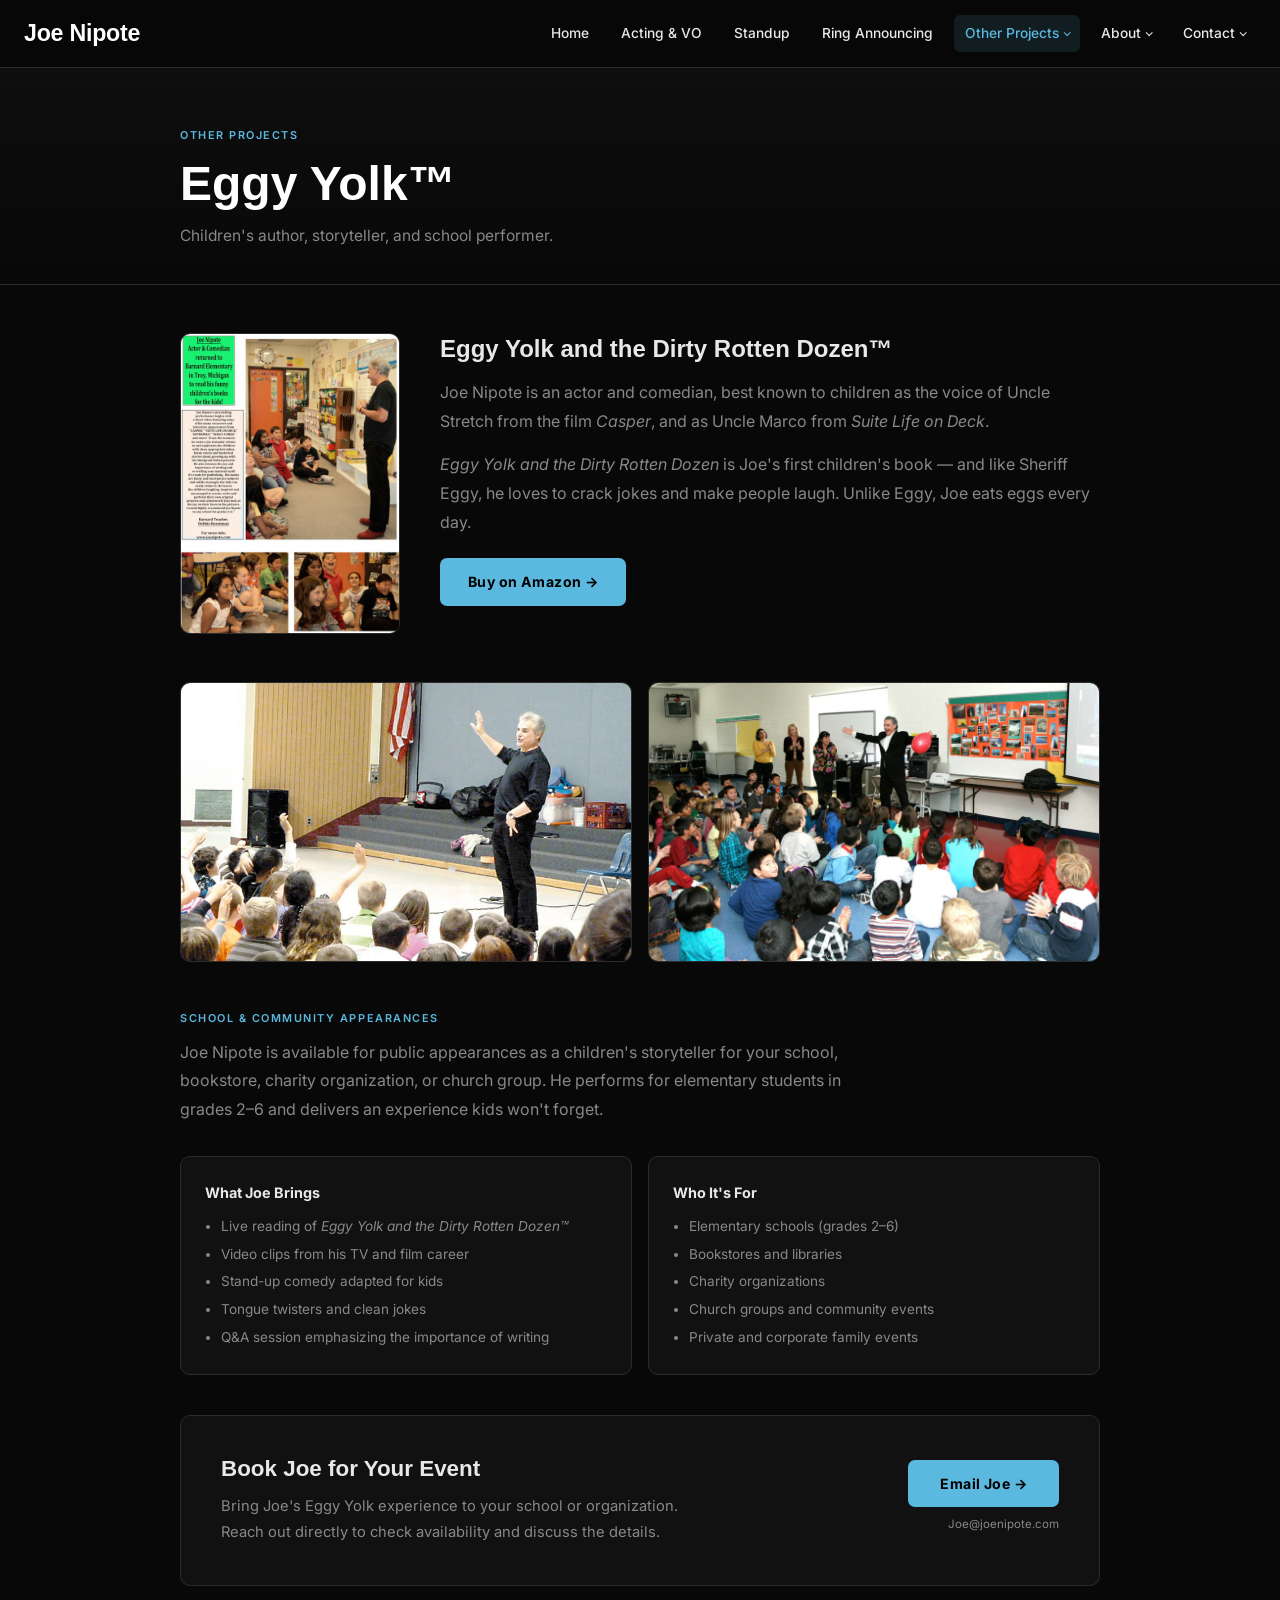
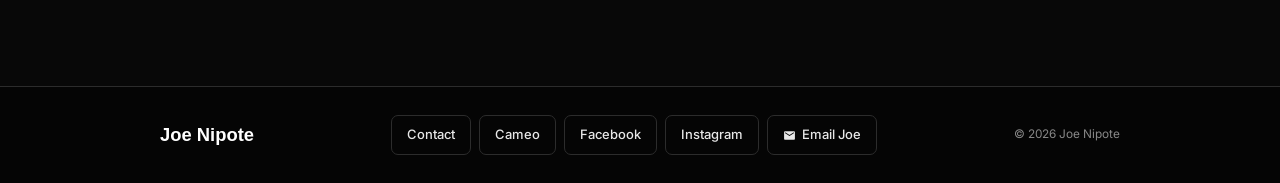
<file: eggy-yolk.html>
<!DOCTYPE html>
<html lang="en">
<head>
    <meta charset="UTF-8">
    <meta name="viewport" content="width=device-width, initial-scale=1.0">
    <title>Eggy Yolk™ — Joe Nipote</title>
    <meta name="description" content="Joe Nipote's children's book — Eggy Yolk and the Dirty Rotten Dozen™. Available on Amazon. Joe is also available for school and bookstore appearances.">
    <link rel="icon" type="image/png" href="graphic assets/favicon.png">
    <link rel="preconnect" href="https://fonts.googleapis.com">
    <link rel="preconnect" href="https://fonts.gstatic.com" crossorigin>
    <link href="https://fonts.googleapis.com/css2?family=Playfair+Display:ital,wght@0,400;0,600;0,700;1,400&family=Inter:wght@300;400;500;600;700&display=swap" rel="stylesheet">
    <link rel="stylesheet" href="styles.css">
    <style>
        .eggy-hero {
            display: grid;
            grid-template-columns: 220px 1fr;
            gap: 40px;
            align-items: start;
            margin-bottom: 48px;
        }

        .eggy-cover {
            border-radius: var(--radius);
            overflow: hidden;
            border: 1px solid var(--border);
            flex-shrink: 0;
        }

        .eggy-cover img {
            width: 100%;
            height: auto;
            display: block;
        }

        .eggy-intro-text h2 {
            font-family: var(--font-serif);
            font-size: 1.5rem;
            font-weight: 700;
            color: var(--text);
            margin-bottom: 14px;
            line-height: 1.3;
        }

        .eggy-intro-text p {
            font-size: 1rem;
            line-height: 1.8;
            color: var(--text-muted);
            margin-bottom: 14px;
        }

        .eggy-buy-btn {
            display: inline-block;
            margin-top: 8px;
            padding: 12px 28px;
            background: var(--accent);
            color: #000;
            border-radius: 7px;
            font-size: 0.88rem;
            font-weight: 700;
            letter-spacing: 0.03em;
            transition: opacity 0.2s;
        }

        .eggy-buy-btn:hover {
            opacity: 0.82;
            color: #000;
        }

        .eggy-photo-row {
            display: grid;
            grid-template-columns: 1fr 1fr;
            gap: 16px;
            margin-bottom: 48px;
        }

        .eggy-photo-row img {
            width: 100%;
            height: 280px;
            object-fit: cover;
            border-radius: var(--radius);
            border: 1px solid var(--border);
            display: block;
        }

        .section-eyebrow {
            font-size: 0.68rem;
            font-weight: 600;
            letter-spacing: 0.14em;
            text-transform: uppercase;
            color: var(--accent);
            margin-bottom: 10px;
        }

        .appearances-intro {
            font-size: 1rem;
            line-height: 1.8;
            color: var(--text-muted);
            max-width: 680px;
            margin-bottom: 32px;
        }

        .appearances-grid {
            display: grid;
            grid-template-columns: 1fr 1fr;
            gap: 16px;
            margin-bottom: 40px;
        }

        .appearance-card {
            background: var(--bg-card);
            border: 1px solid var(--border);
            border-radius: var(--radius);
            padding: 24px 24px 20px;
        }

        .appearance-card h4 {
            font-size: 0.9rem;
            font-weight: 700;
            color: var(--text);
            margin-bottom: 10px;
        }

        .appearance-card p,
        .appearance-card ul {
            font-size: 0.85rem;
            color: var(--text-muted);
            line-height: 1.75;
        }

        .appearance-card ul {
            padding-left: 16px;
        }

        .appearance-card li {
            margin-bottom: 4px;
        }

        .rick-dees-quote {
            border-left: 3px solid var(--accent);
            padding: 16px 24px;
            margin: 0 0 48px;
            background: rgba(91,184,222,0.05);
            border-radius: 0 var(--radius) var(--radius) 0;
        }

        .rick-dees-quote p {
            font-style: italic;
            color: #ddd;
            font-size: 1rem;
            line-height: 1.75;
            margin-bottom: 8px;
        }

        .rick-dees-quote cite {
            font-size: 0.78rem;
            color: var(--text-muted);
            font-style: normal;
        }

        .booking-cta {
            background: var(--bg-card);
            border: 1px solid var(--border);
            border-radius: var(--radius);
            padding: 40px 40px;
            display: flex;
            align-items: flex-start;
            gap: 40px;
        }

        .booking-cta-copy {
            flex: 1;
        }

        .booking-cta h3 {
            font-family: var(--font-serif);
            font-size: 1.4rem;
            font-weight: 700;
            color: var(--text);
            margin-bottom: 10px;
        }

        .booking-cta p {
            font-size: 0.92rem;
            color: var(--text-muted);
            line-height: 1.8;
            max-width: 460px;
        }

        .booking-cta-action {
            display: flex;
            flex-direction: column;
            align-items: flex-end;
            gap: 8px;
            flex-shrink: 0;
            padding-top: 4px;
        }

        .booking-cta .cta-btn {
            display: inline-block;
            padding: 12px 32px;
            background: var(--accent);
            color: #000;
            border-radius: 7px;
            font-size: 0.88rem;
            font-weight: 700;
            letter-spacing: 0.03em;
            transition: opacity 0.2s;
            white-space: nowrap;
        }

        .booking-cta .cta-btn:hover {
            opacity: 0.82;
            color: #000;
        }

        .booking-cta .cta-note {
            font-size: 0.72rem;
            color: var(--text-muted);
        }

        @media (max-width: 800px) {
            .eggy-hero { grid-template-columns: 1fr; }
            .eggy-cover { max-width: 200px; }
            .appearances-grid { grid-template-columns: 1fr; }
            .eggy-photo-row { grid-template-columns: 1fr; }
            .booking-cta { flex-direction: column; gap: 24px; padding: 28px; }
            .booking-cta-action { align-items: flex-start; }
        }
    </style>
</head>
<body>

    <header class="header">
        <nav class="nav">
            <div class="nav-brand">
                <a href="index.html" class="brand-link">
                    <h1 class="brand-title">Joe Nipote</h1>
                </a>
            </div>
            <ul class="nav-menu">
                <li><a href="index.html" class="nav-link">Home</a></li>
                <li><a href="acting.html" class="nav-link">Acting &amp; VO</a></li>
                <li><a href="standup.html" class="nav-link">Standup</a></li>
                <li><a href="ring-announcer.html" class="nav-link">Ring Announcing</a></li>
                <li class="nav-dropdown">
                    <a href="projects.html" class="nav-link active">Other Projects</a>
                    <ul class="dropdown-menu">
                        <li><a href="eggy-yolk.html">Eggy Yolk&#8482;</a></li>
                        <li><a href="comedyslam.html">comedySLAM&#8482;</a></li>
                        <li><a href="charity-work.html">Charity Work</a></li>
                        <li><a href="viper.html">Viper Fan Page</a></li>
                        <li><a href="https://open.spotify.com/album/1hkmwj6l5z3Oi8wUZVqiMf" target="_blank" rel="noopener">Bowling Ball Blues</a></li>
                    </ul>
                </li>
                <li class="nav-dropdown">
                    <a href="about.html" class="nav-link">About</a>
                    <ul class="dropdown-menu">
                        <li><a href="about.html">Bio</a></li>
                        <li><a href="gallery.html">Gallery</a></li>
                    </ul>
                </li>
                <li class="nav-dropdown">
                    <a href="contact.html" class="nav-link">Contact</a>
                    <ul class="dropdown-menu">
                        <li><a href="contact.html">Representation</a></li>
                        <li><a href="sponsors.html">Sponsors</a></li>
                        <li><a href="autographs.html">Autographs</a></li>
                    </ul>
                </li>
            </ul>
            <button class="mobile-menu-toggle" aria-label="Toggle menu">
                <span></span><span></span><span></span>
            </button>
        </nav>
    </header>

    <div class="mobile-menu-overlay">
        <div class="mobile-menu-panel">
            <div class="mobile-menu-header">
                <h3 class="mobile-menu-title">Menu</h3>
                <button class="mobile-menu-close">&times;</button>
            </div>
            <ul class="mobile-nav-links">
                <li><a href="index.html" class="nav-link">Home</a></li>
                <li><a href="acting.html" class="nav-link">Acting &amp; VO</a></li>
                <li><a href="standup.html" class="nav-link">Standup</a></li>
                <li><a href="ring-announcer.html" class="nav-link">Ring Announcing</a></li>
                <li>
                    <button class="mobile-dropdown-toggle">Other Projects <span class="mobile-dropdown-arrow"></span></button>
                    <ul class="mobile-sub-links">
                        <li><a href="projects.html">All Projects</a></li>
                        <li><a href="eggy-yolk.html">Eggy Yolk&#8482;</a></li>
                        <li><a href="comedyslam.html">comedySLAM&#8482;</a></li>
                        <li><a href="charity-work.html">Charity Work</a></li>
                        <li><a href="viper.html">Viper Fan Page</a></li>
                        <li><a href="https://open.spotify.com/album/1hkmwj6l5z3Oi8wUZVqiMf" target="_blank" rel="noopener">Bowling Ball Blues</a></li>
                    </ul>
                </li>
                <li>
                    <button class="mobile-dropdown-toggle">About <span class="mobile-dropdown-arrow"></span></button>
                    <ul class="mobile-sub-links">
                        <li><a href="about.html">Bio</a></li>
                        <li><a href="gallery.html">Gallery</a></li>
                    </ul>
                </li>
                <li>
                    <button class="mobile-dropdown-toggle">Contact <span class="mobile-dropdown-arrow"></span></button>
                    <ul class="mobile-sub-links">
                        <li><a href="contact.html">Representation</a></li>
                        <li><a href="sponsors.html">Sponsors</a></li>
                        <li><a href="autographs.html">Autographs</a></li>
                    </ul>
                </li>
            </ul>
        </div>
    </div>

    <main>
        <div class="page-header">
            <div class="page-header-inner">
                <span class="page-badge"><a href="projects.html" style="color:inherit;">Other Projects</a></span>
                <h1>Eggy Yolk™</h1>
                <p class="subtitle">Children's author, storyteller, and school performer.</p>
            </div>
        </div>

        <section class="content-section">
            <div class="content-inner">

                <!-- Book + Intro -->
                <div class="eggy-hero">
                    <div class="eggy-cover">
                        <img src="graphic assets/eggy yolk/book-cover-tall.jpg" alt="Eggy Yolk and the Dirty Rotten Dozen">
                    </div>
                    <div class="eggy-intro-text">
                        <h2>Eggy Yolk and the Dirty Rotten Dozen™</h2>
                        <p>Joe Nipote is an actor and comedian, best known to children as the voice of Uncle Stretch from the film <em>Casper</em>, and as Uncle Marco from <em>Suite Life on Deck</em>.</p>
                        <p><em>Eggy Yolk and the Dirty Rotten Dozen</em> is Joe's first children's book — and like Sheriff Eggy, he loves to crack jokes and make people laugh. Unlike Eggy, Joe eats eggs every day.</p>
                        <a href="https://www.amazon.com/dp/B0DWGYTJ1D" target="_blank" rel="noopener" class="eggy-buy-btn">Buy on Amazon →</a>
                    </div>
                </div>

                <!-- Photos -->
                <div class="eggy-photo-row">
                    <img src="graphic assets/eggy yolk/school-visit.jpg" alt="Joe Nipote at a school appearance">
                    <img src="graphic assets/eggy yolk/event.jpg" alt="Joe Nipote — Eggy Yolk event">
                </div>

                <!-- School Appearances -->
                <p class="section-eyebrow">School &amp; Community Appearances</p>
                <p class="appearances-intro">Joe Nipote is available for public appearances as a children's storyteller for your school, bookstore, charity organization, or church group. He performs for elementary students in grades 2–6 and delivers an experience kids won't forget.</p>

                <div class="appearances-grid">
                    <div class="appearance-card">
                        <h4>What Joe Brings</h4>
                        <ul>
                            <li>Live reading of <em>Eggy Yolk and the Dirty Rotten Dozen™</em></li>
                            <li>Video clips from his TV and film career</li>
                            <li>Stand-up comedy adapted for kids</li>
                            <li>Tongue twisters and clean jokes</li>
                            <li>Q&amp;A session emphasizing the importance of writing</li>
                        </ul>
                    </div>
                    <div class="appearance-card">
                        <h4>Who It's For</h4>
                        <ul>
                            <li>Elementary schools (grades 2–6)</li>
                            <li>Bookstores and libraries</li>
                            <li>Charity organizations</li>
                            <li>Church groups and community events</li>
                            <li>Private and corporate family events</li>
                        </ul>
                    </div>
                </div>

                <!-- Booking CTA -->
                <div class="booking-cta">
                    <div class="booking-cta-copy">
                        <h3>Book Joe for Your Event</h3>
                        <p>Bring Joe's Eggy Yolk experience to your school or organization. Reach out directly to check availability and discuss the details.</p>
                    </div>
                    <div class="booking-cta-action">
                        <a href="mailto:Joe@joenipote.com" class="cta-btn">Email Joe →</a>
                        <span class="cta-note">Joe@joenipote.com</span>
                    </div>
                </div>

            </div>
        </section>
    </main>

    <footer class="site-footer">
        <div class="footer-inner">
            <div class="footer-brand">Joe Nipote</div>
            <div class="footer-actions">
                <a href="contact.html" class="footer-btn">Contact</a>
                <a href="https://www.cameo.com/joenipote" target="_blank" rel="noopener" class="footer-btn">Cameo</a>
                <a href="https://www.facebook.com/JoeNipote" target="_blank" rel="noopener" class="footer-btn">Facebook</a>
                <a href="https://www.instagram.com/joenipote" target="_blank" rel="noopener" class="footer-btn">Instagram</a>
                <a href="mailto:Joe@joenipote.com" class="footer-btn primary">
                    <svg viewBox="0 0 24 24" fill="currentColor"><path d="M20 4H4c-1.1 0-2 .9-2 2v12c0 1.1.9 2 2 2h16c1.1 0 2-.9 2-2V6c0-1.1-.9-2-2-2zm0 4l-8 5-8-5V6l8 5 8-5v2z"/></svg>
                    Email Joe
                </a>
            </div>
            <div class="footer-copy">© 2026 Joe Nipote</div>
        </div>
    </footer>

    <script src="scripts/app.js"></script>
</body>
</html>
</file>
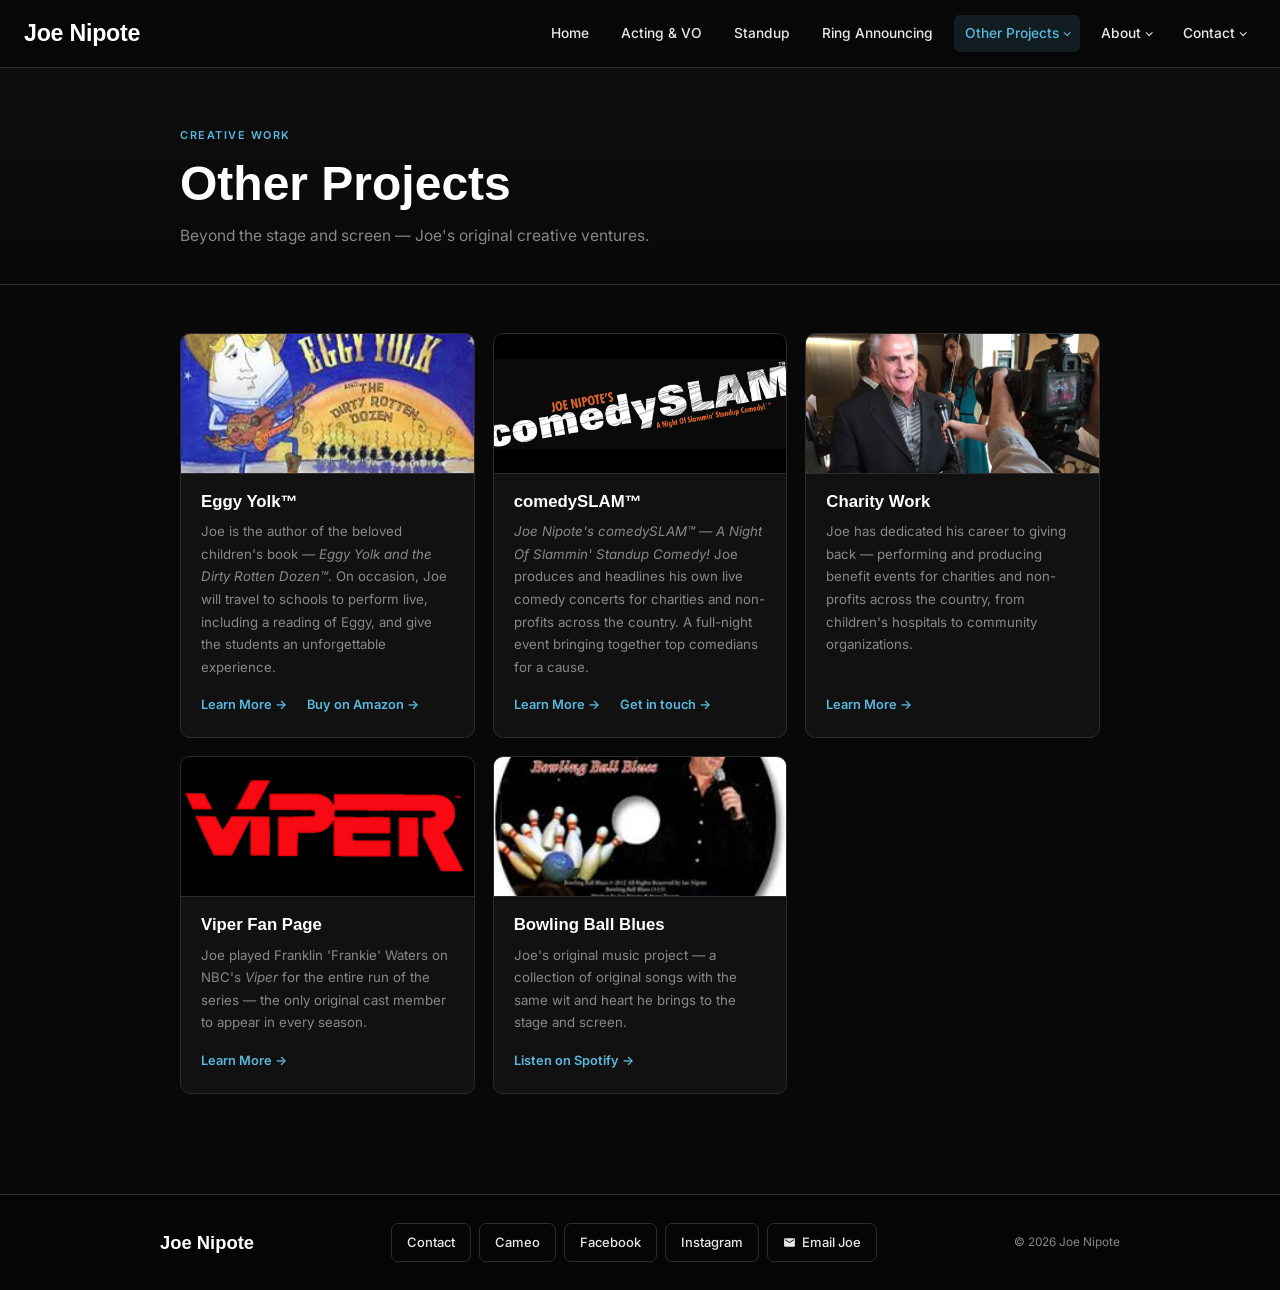
<file: projects.html>
<!DOCTYPE html>
<html lang="en">
<head>
    <meta charset="UTF-8">
    <meta name="viewport" content="width=device-width, initial-scale=1.0">
    <title>Projects — Joe Nipote</title>
    <meta name="description" content="Joe Nipote's creative projects — Eggy Yolk, comedySLAM, and Bowling Ball Blues.">
    <link rel="icon" type="image/png" href="graphic assets/favicon.png">
    <link rel="preconnect" href="https://fonts.googleapis.com">
    <link rel="preconnect" href="https://fonts.gstatic.com" crossorigin>
    <link href="https://fonts.googleapis.com/css2?family=Playfair+Display:ital,wght@0,400;0,600;0,700;1,400&family=Inter:wght@300;400;500;600;700&display=swap" rel="stylesheet">
    <link rel="stylesheet" href="styles.css">
</head>
<body>

    <header class="header">
        <nav class="nav">
            <div class="nav-brand">
                <a href="index.html" class="brand-link">
                    <h1 class="brand-title">Joe Nipote</h1>
                </a>
            </div>
            <ul class="nav-menu">
                <li><a href="index.html" class="nav-link">Home</a></li>
                <li><a href="acting.html" class="nav-link">Acting &amp; VO</a></li>
                <li><a href="standup.html" class="nav-link">Standup</a></li>
                <li><a href="ring-announcer.html" class="nav-link">Ring Announcing</a></li>
                <li class="nav-dropdown">
                    <a href="projects.html" class="nav-link active">Other Projects</a>
                    <ul class="dropdown-menu">
                        <li><a href="eggy-yolk.html">Eggy Yolk&#8482;</a></li>
                        <li><a href="comedyslam.html">comedySLAM&#8482;</a></li>
                        <li><a href="charity-work.html">Charity Work</a></li>
                        <li><a href="viper.html">Viper Fan Page</a></li>
                        <li><a href="https://open.spotify.com/album/1hkmwj6l5z3Oi8wUZVqiMf" target="_blank" rel="noopener">Bowling Ball Blues</a></li>
                    </ul>
                </li>
                <li class="nav-dropdown">
                    <a href="about.html" class="nav-link">About</a>
                    <ul class="dropdown-menu">
                        <li><a href="about.html">Bio</a></li>
                        <li><a href="gallery.html">Gallery</a></li>
                    </ul>
                </li>
                <li class="nav-dropdown">
                    <a href="contact.html" class="nav-link">Contact</a>
                    <ul class="dropdown-menu">
                        <li><a href="contact.html">Representation</a></li>
                        <li><a href="sponsors.html">Sponsors</a></li>
                        <li><a href="autographs.html">Autographs</a></li>
                    </ul>
                </li>
            </ul>
            <button class="mobile-menu-toggle" aria-label="Toggle menu">
                <span></span><span></span><span></span>
            </button>
        </nav>
    </header>

    <div class="mobile-menu-overlay">
        <div class="mobile-menu-panel">
            <div class="mobile-menu-header">
                <h3 class="mobile-menu-title">Menu</h3>
                <button class="mobile-menu-close">&times;</button>
            </div>
            <ul class="mobile-nav-links">
                <li><a href="index.html" class="nav-link">Home</a></li>
                <li><a href="acting.html" class="nav-link">Acting &amp; VO</a></li>
                <li><a href="standup.html" class="nav-link">Standup</a></li>
                <li><a href="ring-announcer.html" class="nav-link">Ring Announcing</a></li>
                <li>
                    <button class="mobile-dropdown-toggle">Other Projects <span class="mobile-dropdown-arrow"></span></button>
                    <ul class="mobile-sub-links">
                        <li><a href="projects.html">All Projects</a></li>
                        <li><a href="eggy-yolk.html">Eggy Yolk&#8482;</a></li>
                        <li><a href="comedyslam.html">comedySLAM&#8482;</a></li>
                        <li><a href="charity-work.html">Charity Work</a></li>
                        <li><a href="viper.html">Viper Fan Page</a></li>
                        <li><a href="https://open.spotify.com/album/1hkmwj6l5z3Oi8wUZVqiMf" target="_blank" rel="noopener">Bowling Ball Blues</a></li>
                    </ul>
                </li>
                <li>
                    <button class="mobile-dropdown-toggle">About <span class="mobile-dropdown-arrow"></span></button>
                    <ul class="mobile-sub-links">
                        <li><a href="about.html">Bio</a></li>
                        <li><a href="gallery.html">Gallery</a></li>
                    </ul>
                </li>
                <li>
                    <button class="mobile-dropdown-toggle">Contact <span class="mobile-dropdown-arrow"></span></button>
                    <ul class="mobile-sub-links">
                        <li><a href="contact.html">Representation</a></li>
                        <li><a href="sponsors.html">Sponsors</a></li>
                        <li><a href="autographs.html">Autographs</a></li>
                    </ul>
                </li>
            </ul>
        </div>
    </div>

    <main>
        <div class="page-header">
            <div class="page-header-inner">
                <span class="page-badge">Creative Work</span>
                <h1>Other Projects</h1>
                <p class="subtitle">Beyond the stage and screen — Joe's original creative ventures.</p>
            </div>
        </div>

        <section class="content-section">
            <div class="content-inner">

                <div class="projects-grid">

                    <!-- Eggy Yolk -->
                    <div class="project-card">
                        <a href="eggy-yolk.html" class="card-overlay-link" aria-label="Eggy Yolk — Learn More"></a>
                        <div class="project-card-img">
                            <img src="graphic%20assets/projects%20photos/Eggy%20Yolk.jpg" alt="Eggy Yolk">
                        </div>
                        <div class="project-card-body">
                            <h3>Eggy Yolk™</h3>
                            <p>Joe is the author of the beloved children's book — <em>Eggy Yolk and the Dirty Rotten Dozen™</em>. On occasion, Joe will travel to schools to perform live, including a reading of Eggy, and give the students an unforgettable experience.</p>
                            <div class="project-cta-group">
                                <a href="eggy-yolk.html" class="project-cta">Learn More →</a>
                                <a href="https://www.amazon.com/dp/B0DWGYTJ1D" target="_blank" rel="noopener" class="project-cta">Buy on Amazon →</a>
                            </div>
                        </div>
                    </div>

                    <!-- ComedySLAM -->
                    <div class="project-card">
                        <a href="comedyslam.html" class="card-overlay-link" aria-label="comedySLAM — Learn More"></a>
                        <div class="project-card-img" style="background:#000;">
                            <img src="graphic%20assets/projects%20photos/ComedySLAM.jpg" alt="comedySLAM" style="object-fit:contain;">
                        </div>
                        <div class="project-card-body">
                            <h3>comedySLAM™</h3>
                            <p><em>Joe Nipote's comedySLAM™ — A Night Of Slammin' Standup Comedy!</em> Joe produces and headlines his own live comedy concerts for charities and non-profits across the country. A full-night event bringing together top comedians for a cause.</p>
                            <div class="project-cta-group">
                                <a href="comedyslam.html" class="project-cta">Learn More →</a>
                                <a href="contact.html" class="project-cta">Get in touch →</a>
                            </div>
                        </div>
                    </div>

                    <!-- Charity Work -->
                    <div class="project-card">
                        <a href="charity-work.html" class="card-overlay-link" aria-label="Charity Work — Learn More"></a>
                        <div class="project-card-img">
                            <img src="graphic%20assets/charity%20work/banner.jpg" alt="Joe Nipote Charity Work">
                        </div>
                        <div class="project-card-body">
                            <h3>Charity Work</h3>
                            <p>Joe has dedicated his career to giving back — performing and producing benefit events for charities and non-profits across the country, from children's hospitals to community organizations.</p>
                            <a href="charity-work.html" class="project-cta">Learn More →</a>
                        </div>
                    </div>

                    <!-- Viper -->
                    <div class="project-card">
                        <a href="viper.html" class="card-overlay-link" aria-label="Viper Fan Page — Learn More"></a>
                        <div class="project-card-img" style="background:#000;">
                            <img src="graphic%20assets/viper/logo.png" alt="Viper — NBC" style="object-fit:contain;">
                        </div>
                        <div class="project-card-body">
                            <h3>Viper Fan Page</h3>
                            <p>Joe played Franklin 'Frankie' Waters on NBC's <em>Viper</em> for the entire run of the series — the only original cast member to appear in every season.</p>
                            <a href="viper.html" class="project-cta">Learn More →</a>
                        </div>
                    </div>

                    <!-- Bowling Ball Blues -->
                    <div class="project-card">
                        <div class="project-card-img">
                            <img src="graphic%20assets/projects%20photos/Bowling%20Ball%20Blues.jpg" alt="Bowling Ball Blues">
                        </div>
                        <div class="project-card-body">
                            <h3>Bowling Ball Blues</h3>
                            <p>Joe's original music project — a collection of original songs with the same wit and heart he brings to the stage and screen.</p>
                            <a href="https://open.spotify.com/album/1hkmwj6l5z3Oi8wUZVqiMf" target="_blank" class="project-cta">Listen on Spotify →</a>
                        </div>
                    </div>

                </div>

            </div>
        </section>
    </main>

    <footer class="site-footer">
        <div class="footer-inner">
            <div class="footer-brand">Joe Nipote</div>
            <div class="footer-actions">
                <a href="contact.html" class="footer-btn">Contact</a>
                <a href="https://www.cameo.com/joenipote" target="_blank" rel="noopener" class="footer-btn">Cameo</a>
                <a href="https://www.facebook.com/JoeNipote" target="_blank" rel="noopener" class="footer-btn">Facebook</a>
                <a href="https://www.instagram.com/joenipote" target="_blank" rel="noopener" class="footer-btn">Instagram</a>
                <a href="mailto:Joe@joenipote.com" class="footer-btn primary">
                    <svg viewBox="0 0 24 24" fill="currentColor"><path d="M20 4H4c-1.1 0-2 .9-2 2v12c0 1.1.9 2 2 2h16c1.1 0 2-.9 2-2V6c0-1.1-.9-2-2-2zm0 4l-8 5-8-5V6l8 5 8-5v2z"/></svg>
                    Email Joe
                </a>
            </div>
            <div class="footer-copy">© 2026 Joe Nipote</div>
        </div>
    </footer>

    <script src="scripts/app.js"></script>
</body>
</html>
</file>
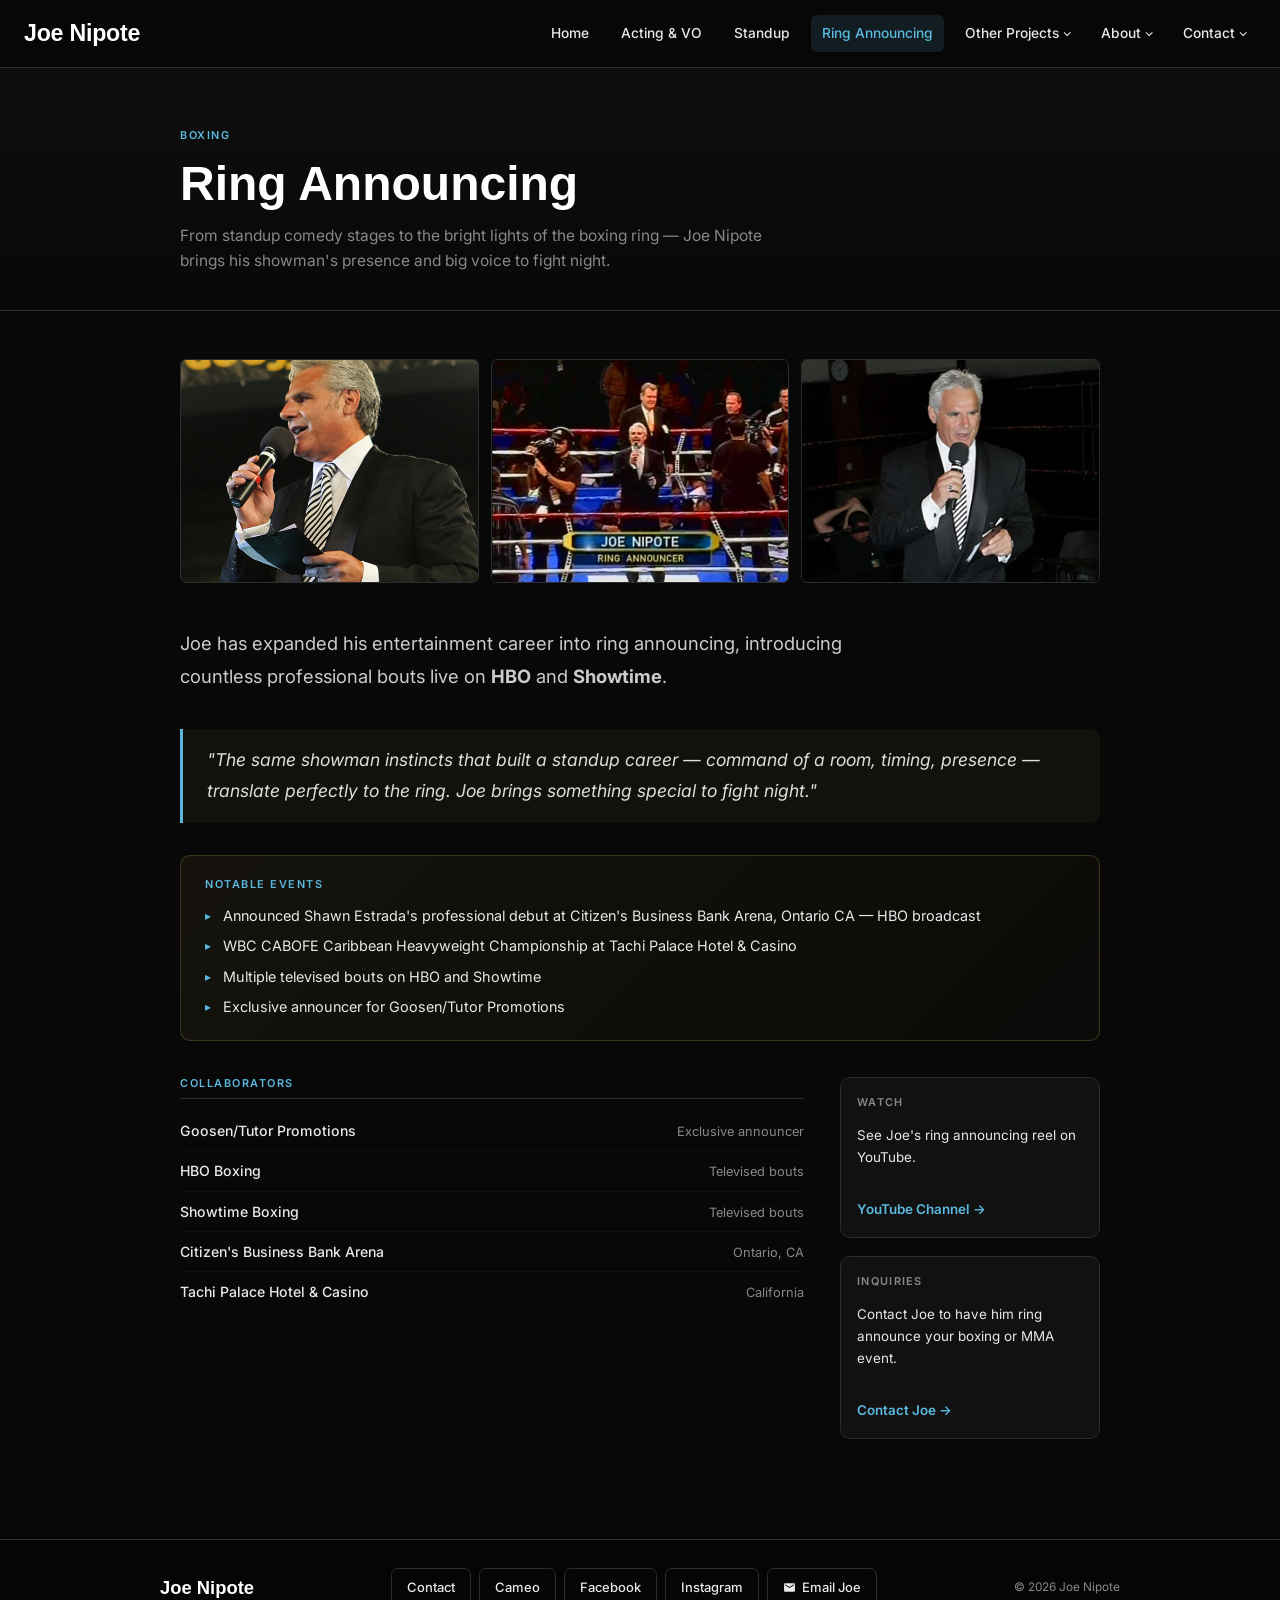
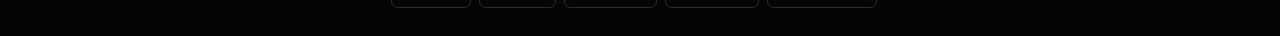
<file: ring-announcer.html>
<!DOCTYPE html>
<html lang="en">
<head>
    <meta charset="UTF-8">
    <meta name="viewport" content="width=device-width, initial-scale=1.0">
    <title>Ring Announcing — Joe Nipote</title>
    <meta name="description" content="Joe Nipote — professional boxing ring announcer on HBO and Showtime, working with Goosen/Tutor Promotions.">
    <link rel="icon" type="image/png" href="graphic assets/favicon.png">
    <link rel="preconnect" href="https://fonts.googleapis.com">
    <link rel="preconnect" href="https://fonts.gstatic.com" crossorigin>
    <link href="https://fonts.googleapis.com/css2?family=Playfair+Display:ital,wght@0,400;0,600;0,700;1,400&family=Inter:wght@300;400;500;600;700&display=swap" rel="stylesheet">
    <link rel="stylesheet" href="styles.css">
    <style>
        .ring-intro {
            font-size: 1.15rem;
            line-height: 1.8;
            color: #ccc;
            margin-bottom: 36px;
            max-width: 680px;
        }

        .ring-quote {
            border-left: 3px solid var(--accent);
            padding: 16px 24px;
            margin: 32px 0;
            background: rgba(201,168,76,0.05);
            border-radius: 0 var(--radius) var(--radius) 0;
        }

        .ring-quote p {
            font-family: var(--font-sans);
            font-size: 1.1rem;
            font-style: italic;
            color: #ddd;
            line-height: 1.75;
        }

        .ring-photo-caption {
            font-size: 0.75rem;
            color: var(--text-muted);
            text-align: center;
            margin-top: 6px;
            font-style: italic;
        }

        .ring-photo-wrap {
            margin-bottom: 8px;
        }
    </style>
</head>
<body>

    <header class="header">
        <nav class="nav">
            <div class="nav-brand">
                <a href="index.html" class="brand-link">
                    <h1 class="brand-title">Joe Nipote</h1>
                </a>
            </div>
            <ul class="nav-menu">
                <li><a href="index.html" class="nav-link">Home</a></li>
                <li><a href="acting.html" class="nav-link">Acting &amp; VO</a></li>
                <li><a href="standup.html" class="nav-link">Standup</a></li>
                <li><a href="ring-announcer.html" class="nav-link active">Ring Announcing</a></li>
                <li class="nav-dropdown">
                    <a href="projects.html" class="nav-link">Other Projects</a>
                    <ul class="dropdown-menu">
                        <li><a href="eggy-yolk.html">Eggy Yolk&#8482;</a></li>
                        <li><a href="comedyslam.html">comedySLAM&#8482;</a></li>
                        <li><a href="charity-work.html">Charity Work</a></li>
                        <li><a href="viper.html">Viper Fan Page</a></li>
                        <li><a href="https://open.spotify.com/album/1hkmwj6l5z3Oi8wUZVqiMf" target="_blank" rel="noopener">Bowling Ball Blues</a></li>
                    </ul>
                </li>
                <li class="nav-dropdown">
                    <a href="about.html" class="nav-link">About</a>
                    <ul class="dropdown-menu">
                        <li><a href="about.html">Bio</a></li>
                        <li><a href="gallery.html">Gallery</a></li>
                    </ul>
                </li>
                <li class="nav-dropdown">
                    <a href="contact.html" class="nav-link">Contact</a>
                    <ul class="dropdown-menu">
                        <li><a href="contact.html">Representation</a></li>
                        <li><a href="sponsors.html">Sponsors</a></li>
                        <li><a href="autographs.html">Autographs</a></li>
                    </ul>
                </li>
            </ul>
            <button class="mobile-menu-toggle" aria-label="Toggle menu">
                <span></span><span></span><span></span>
            </button>
        </nav>
    </header>

    <div class="mobile-menu-overlay">
        <div class="mobile-menu-panel">
            <div class="mobile-menu-header">
                <h3 class="mobile-menu-title">Menu</h3>
                <button class="mobile-menu-close">&times;</button>
            </div>
            <ul class="mobile-nav-links">
                <li><a href="index.html" class="nav-link">Home</a></li>
                <li><a href="acting.html" class="nav-link">Acting &amp; VO</a></li>
                <li><a href="standup.html" class="nav-link">Standup</a></li>
                <li><a href="ring-announcer.html" class="nav-link active">Ring Announcing</a></li>
                <li>
                    <button class="mobile-dropdown-toggle">Other Projects <span class="mobile-dropdown-arrow"></span></button>
                    <ul class="mobile-sub-links">
                        <li><a href="projects.html">All Projects</a></li>
                        <li><a href="eggy-yolk.html">Eggy Yolk&#8482;</a></li>
                        <li><a href="comedyslam.html">comedySLAM&#8482;</a></li>
                        <li><a href="charity-work.html">Charity Work</a></li>
                        <li><a href="viper.html">Viper Fan Page</a></li>
                        <li><a href="https://open.spotify.com/album/1hkmwj6l5z3Oi8wUZVqiMf" target="_blank" rel="noopener">Bowling Ball Blues</a></li>
                    </ul>
                </li>
                <li>
                    <button class="mobile-dropdown-toggle">About <span class="mobile-dropdown-arrow"></span></button>
                    <ul class="mobile-sub-links">
                        <li><a href="about.html">Bio</a></li>
                        <li><a href="gallery.html">Gallery</a></li>
                    </ul>
                </li>
                <li>
                    <button class="mobile-dropdown-toggle">Contact <span class="mobile-dropdown-arrow"></span></button>
                    <ul class="mobile-sub-links">
                        <li><a href="contact.html">Representation</a></li>
                        <li><a href="sponsors.html">Sponsors</a></li>
                        <li><a href="autographs.html">Autographs</a></li>
                    </ul>
                </li>
            </ul>
        </div>
    </div>

    <main>
        <div class="page-header">
            <div class="page-header-inner">
                <span class="page-badge">Boxing</span>
                <h1>Ring Announcing</h1>
                <p class="subtitle">From standup comedy stages to the bright lights of the boxing ring — Joe Nipote brings his showman's presence and big voice to fight night.</p>
            </div>
        </div>

        <section class="content-section">
            <div class="content-inner">

                <!-- Ring Photos -->
                <div class="ring-photos">
                    <div class="ring-photo-wrap">
                        <div class="ring-photo">
                            <img src="graphic assets/ring announcer header photos/1.jpg" alt="Joe Nipote Ring Announcing">
                        </div>
                    </div>
                    <div class="ring-photo-wrap">
                        <div class="ring-photo">
                            <img src="graphic assets/ring announcer header photos/2.jpg" alt="Joe Nipote Ring Announcing">
                        </div>
                    </div>
                    <div class="ring-photo-wrap">
                        <div class="ring-photo">
                            <img src="graphic assets/ring announcer header photos/3.jpg" alt="Joe Nipote Ring Announcing">
                        </div>
                    </div>
                </div>

                <!-- Intro -->
                <p class="ring-intro">Joe has expanded his entertainment career into ring announcing, introducing countless professional bouts live on <strong>HBO</strong> and <strong>Showtime</strong>.</p>

                <!-- Pull Quote -->
                <div class="ring-quote">
                    <p>"The same showman instincts that built a standup career — command of a room, timing, presence — translate perfectly to the ring. Joe brings something special to fight night."</p>
                </div>

                <!-- Highlights -->
                <div class="highlight-card">
                    <h3>Notable Events</h3>
                    <ul class="highlight-list">
                        <li>Announced Shawn Estrada's professional debut at Citizen's Business Bank Arena, Ontario CA — HBO broadcast</li>
                        <li>WBC CABOFE Caribbean Heavyweight Championship at Tachi Palace Hotel &amp; Casino</li>
                        <li>Multiple televised bouts on HBO and Showtime</li>
                        <li>Exclusive announcer for Goosen/Tutor Promotions</li>
                    </ul>
                </div>

                <!-- Bottom Section -->
                <div class="page-layout" style="margin-top:36px;">
                    <div class="page-main">
                        <div class="credits-group">
                            <h3>Collaborators</h3>
                            <div class="credit-item">
                                <span class="credit-title">Goosen/Tutor Promotions</span>
                                <span class="credit-role">Exclusive announcer</span>
                            </div>
                            <div class="credit-item">
                                <span class="credit-title">HBO Boxing</span>
                                <span class="credit-role">Televised bouts</span>
                            </div>
                            <div class="credit-item">
                                <span class="credit-title">Showtime Boxing</span>
                                <span class="credit-role">Televised bouts</span>
                            </div>
                            <div class="credit-item">
                                <span class="credit-title">Citizen's Business Bank Arena</span>
                                <span class="credit-role">Ontario, CA</span>
                            </div>
                            <div class="credit-item">
                                <span class="credit-title">Tachi Palace Hotel &amp; Casino</span>
                                <span class="credit-role">California</span>
                            </div>
                        </div>
                    </div>
                    <div class="page-sidebar">
                        <div class="sidebar-card">
                            <h4>Watch</h4>
                            <p>See Joe's ring announcing reel on YouTube.</p>
                            <br>
                            <a href="https://www.youtube.com/channel/UCFWpJl13Sxs3XzngGogc3ww" target="_blank" style="color:var(--accent);font-size:0.84rem;font-weight:600;">YouTube Channel →</a>
                        </div>
                        <div class="sidebar-card">
                            <h4>Inquiries</h4>
                            <p>Contact Joe to have him ring announce your boxing or MMA event.</p>
                            <br>
                            <a href="mailto:Joe@joenipote.com" style="color:var(--accent);font-size:0.84rem;font-weight:600;">Contact Joe →</a>
                        </div>
                    </div>
                </div>

            </div>
        </section>
    </main>

    <footer class="site-footer">
        <div class="footer-inner">
            <div class="footer-brand">Joe Nipote</div>
            <div class="footer-actions">
                <a href="contact.html" class="footer-btn">Contact</a>
                <a href="https://www.cameo.com/joenipote" target="_blank" rel="noopener" class="footer-btn">Cameo</a>
                <a href="https://www.facebook.com/JoeNipote" target="_blank" rel="noopener" class="footer-btn">Facebook</a>
                <a href="https://www.instagram.com/joenipote" target="_blank" rel="noopener" class="footer-btn">Instagram</a>
                <a href="mailto:Joe@joenipote.com" class="footer-btn primary">
                    <svg viewBox="0 0 24 24" fill="currentColor"><path d="M20 4H4c-1.1 0-2 .9-2 2v12c0 1.1.9 2 2 2h16c1.1 0 2-.9 2-2V6c0-1.1-.9-2-2-2zm0 4l-8 5-8-5V6l8 5 8-5v2z"/></svg>
                    Email Joe
                </a>
            </div>
            <div class="footer-copy">© 2026 Joe Nipote</div>
        </div>
    </footer>

    <script src="scripts/app.js"></script>
</body>
</html>
</file>
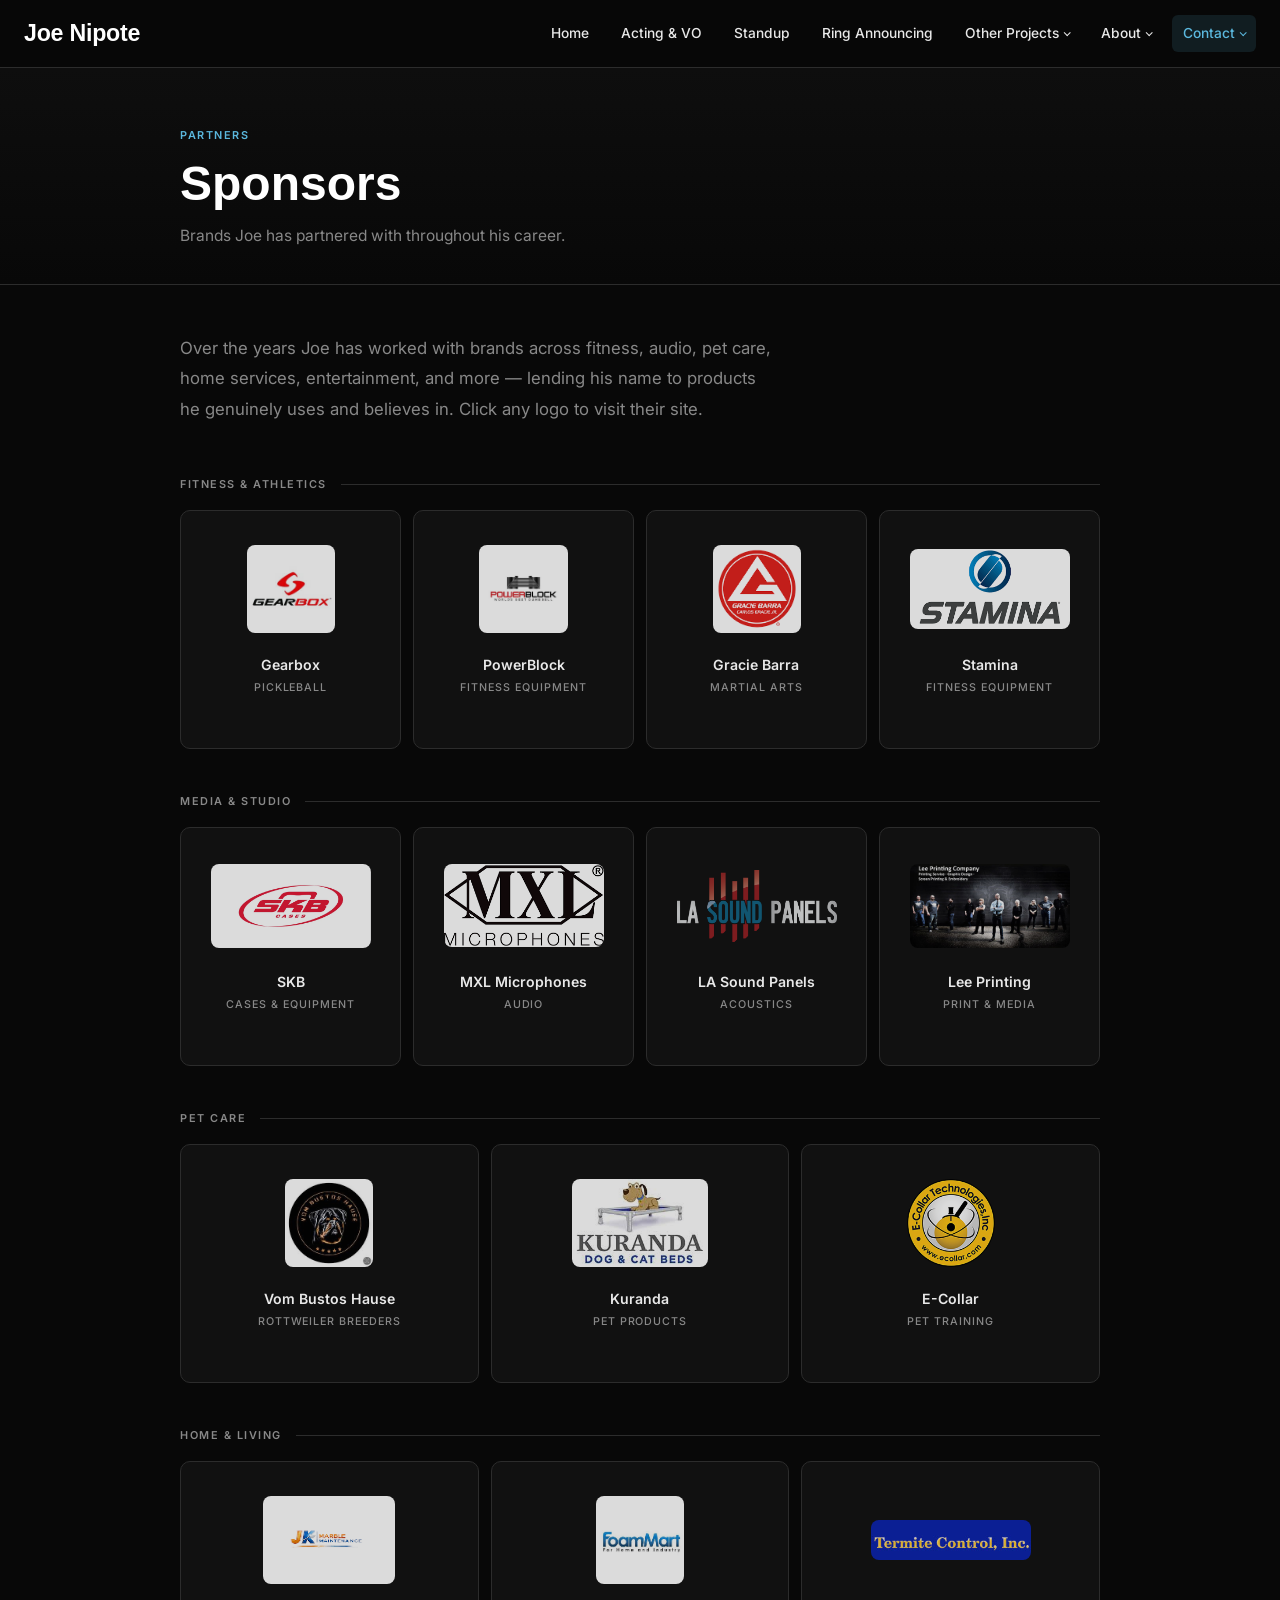
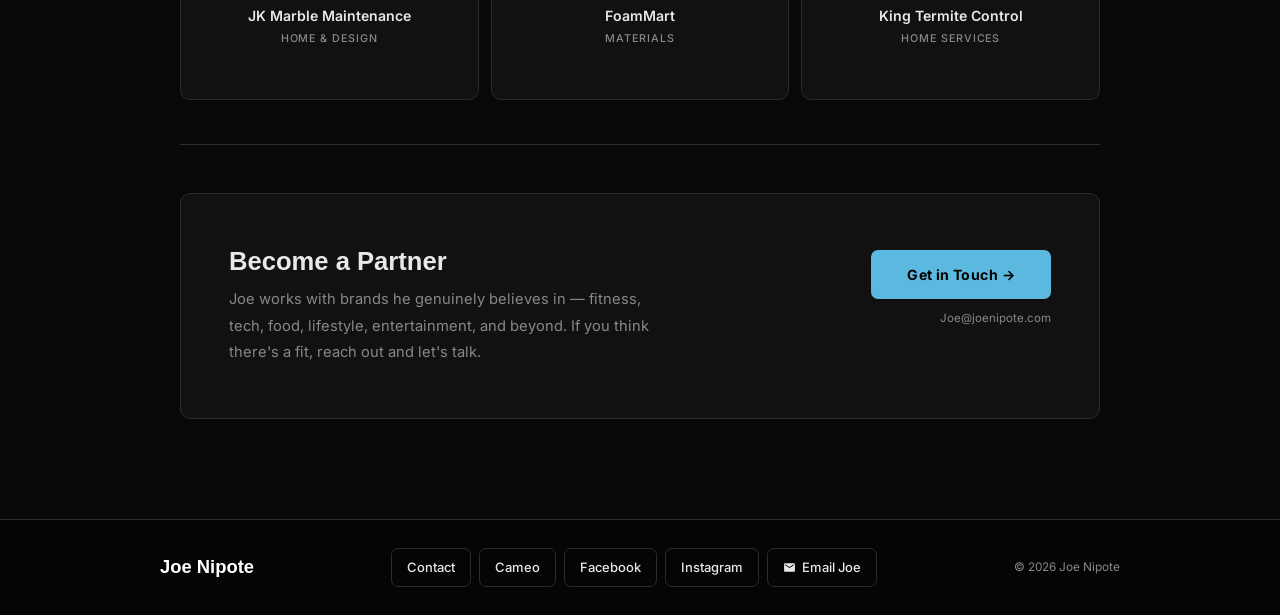
<file: sponsors.html>
<!DOCTYPE html>
<html lang="en">
<head>
    <meta charset="UTF-8">
    <meta name="viewport" content="width=device-width, initial-scale=1.0">
    <title>Sponsors — Joe Nipote</title>
    <meta name="description" content="Joe Nipote's brand partners and sponsors.">
    <link rel="icon" type="image/png" href="graphic assets/favicon.png">
    <link rel="preconnect" href="https://fonts.googleapis.com">
    <link rel="preconnect" href="https://fonts.gstatic.com" crossorigin>
    <link href="https://fonts.googleapis.com/css2?family=Playfair+Display:ital,wght@0,400;0,600;0,700;1,400&family=Inter:wght@300;400;500;600;700&display=swap" rel="stylesheet">
    <link rel="stylesheet" href="styles.css">
    <style>
        .sponsors-lead {
            font-size: 1.05rem;
            line-height: 1.8;
            color: var(--text-muted);
            max-width: 600px;
            margin-bottom: 52px;
        }

        /* Category section groupings */
        .sponsor-group {
            margin-bottom: 44px;
        }

        .sponsor-group-label {
            font-size: 0.68rem;
            font-weight: 600;
            letter-spacing: 0.14em;
            text-transform: uppercase;
            color: var(--text-muted);
            display: flex;
            align-items: center;
            gap: 14px;
            margin-bottom: 16px;
        }

        .sponsor-group-label::after {
            content: '';
            flex: 1;
            height: 1px;
            background: var(--border);
        }

        .sponsors-grid {
            display: grid;
            grid-template-columns: repeat(4, 1fr);
            gap: 12px;
        }

        .sponsors-grid-3 {
            grid-template-columns: repeat(3, 1fr);
        }

        /* Sponsor card — link wrapper, vertical layout */
        .sponsor-card {
            background: var(--bg-card);
            border: 1px solid var(--border);
            border-radius: var(--radius);
            padding: 28px 20px 20px;
            display: flex;
            flex-direction: column;
            align-items: center;
            gap: 14px;
            text-align: center;
            transition: border-color 0.2s, background 0.2s, transform 0.15s;
            text-decoration: none;
            color: inherit;
            cursor: pointer;
        }

        .sponsor-card:hover {
            border-color: var(--accent);
            background: var(--accent-dim);
            transform: translateY(-2px);
            color: inherit;
        }

        /* Logo image area — fixed height so all cards align */
        .sponsor-logo-area {
            height: 100px;
            display: flex;
            align-items: center;
            justify-content: center;
            width: 100%;
        }

        .sponsor-logo-area img {
            max-height: 88px;
            max-width: 160px;
            width: auto;
            height: auto;
            object-fit: contain;
            border-radius: 8px;
            opacity: 0.85;
            transition: opacity 0.2s;
        }

        .sponsor-card:hover .sponsor-logo-area img {
            opacity: 1;
        }

        .sponsor-text {
            display: flex;
            flex-direction: column;
            gap: 3px;
        }

        .sponsor-name {
            font-size: 0.88rem;
            font-weight: 600;
            color: var(--text);
        }

        .sponsor-cat {
            font-size: 0.67rem;
            font-weight: 500;
            color: var(--text-muted);
            text-transform: uppercase;
            letter-spacing: 0.09em;
        }

        /* External link indicator */
        .sponsor-link-hint {
            font-size: 0.65rem;
            color: var(--accent);
            opacity: 0;
            transition: opacity 0.2s;
            letter-spacing: 0.04em;
        }

        .sponsor-card:hover .sponsor-link-hint {
            opacity: 0.7;
        }

        /* Divider before CTA */
        .sponsor-divider {
            border: none;
            border-top: 1px solid var(--border);
            margin: 12px 0 48px;
        }

        /* Become a Partner CTA */
        .become-sponsor {
            background: var(--bg-card);
            border: 1px solid var(--border);
            border-radius: var(--radius);
            padding: 52px 48px;
            display: flex;
            align-items: flex-start;
            gap: 48px;
        }

        .become-sponsor-copy {
            flex: 1;
        }

        .become-sponsor h2 {
            font-family: var(--font-serif);
            font-size: 1.6rem;
            font-weight: 700;
            color: var(--text);
            margin-bottom: 10px;
            line-height: 1.2;
        }

        .become-sponsor p {
            color: var(--text-muted);
            font-size: 0.92rem;
            line-height: 1.8;
            max-width: 420px;
        }

        .become-sponsor-action {
            display: flex;
            flex-direction: column;
            align-items: flex-end;
            gap: 10px;
            flex-shrink: 0;
            padding-top: 4px;
        }

        .cta-btn {
            display: inline-block;
            padding: 13px 36px;
            background: var(--accent);
            color: #000;
            border-radius: 7px;
            font-size: 0.88rem;
            font-weight: 700;
            letter-spacing: 0.03em;
            transition: opacity 0.2s;
            white-space: nowrap;
        }

        .cta-btn:hover {
            opacity: 0.82;
            color: #000;
        }

        .cta-note {
            font-size: 0.72rem;
            color: var(--text-muted);
        }

        @media (max-width: 900px) {
            .become-sponsor { flex-direction: column; gap: 28px; }
            .become-sponsor-action { align-items: flex-start; }
        }

        @media (max-width: 900px) {
            .sponsors-grid { grid-template-columns: repeat(2, 1fr); }
            .sponsors-grid-3 { grid-template-columns: repeat(2, 1fr); }
        }

        @media (max-width: 720px) {
            .become-sponsor { padding: 36px 28px; }
        }

        @media (max-width: 460px) {
            .sponsors-grid { grid-template-columns: 1fr; }
            .sponsors-grid-3 { grid-template-columns: 1fr; }
        }
    </style>
</head>
<body>

    <header class="header">
        <nav class="nav">
            <div class="nav-brand">
                <a href="index.html" class="brand-link">
                    <h1 class="brand-title">Joe Nipote</h1>
                </a>
            </div>
            <ul class="nav-menu">
                <li><a href="index.html" class="nav-link">Home</a></li>
                <li><a href="acting.html" class="nav-link">Acting &amp; VO</a></li>
                <li><a href="standup.html" class="nav-link">Standup</a></li>
                <li><a href="ring-announcer.html" class="nav-link">Ring Announcing</a></li>
                <li class="nav-dropdown">
                    <a href="projects.html" class="nav-link">Other Projects</a>
                    <ul class="dropdown-menu">
                        <li><a href="eggy-yolk.html">Eggy Yolk&#8482;</a></li>
                        <li><a href="comedyslam.html">comedySLAM&#8482;</a></li>
                        <li><a href="charity-work.html">Charity Work</a></li>
                        <li><a href="viper.html">Viper Fan Page</a></li>
                        <li><a href="https://open.spotify.com/album/1hkmwj6l5z3Oi8wUZVqiMf" target="_blank" rel="noopener">Bowling Ball Blues</a></li>
                    </ul>
                </li>
                <li class="nav-dropdown">
                    <a href="about.html" class="nav-link">About</a>
                    <ul class="dropdown-menu">
                        <li><a href="about.html">Bio</a></li>
                        <li><a href="gallery.html">Gallery</a></li>
                    </ul>
                </li>
                <li class="nav-dropdown">
                    <a href="contact.html" class="nav-link active">Contact</a>
                    <ul class="dropdown-menu">
                        <li><a href="contact.html">Representation</a></li>
                        <li><a href="sponsors.html">Sponsors</a></li>
                        <li><a href="autographs.html">Autographs</a></li>
                    </ul>
                </li>
            </ul>
            <button class="mobile-menu-toggle" aria-label="Toggle menu">
                <span></span><span></span><span></span>
            </button>
        </nav>
    </header>

    <div class="mobile-menu-overlay">
        <div class="mobile-menu-panel">
            <div class="mobile-menu-header">
                <h3 class="mobile-menu-title">Menu</h3>
                <button class="mobile-menu-close">&times;</button>
            </div>
            <ul class="mobile-nav-links">
                <li><a href="index.html" class="nav-link">Home</a></li>
                <li><a href="acting.html" class="nav-link">Acting &amp; VO</a></li>
                <li><a href="standup.html" class="nav-link">Standup</a></li>
                <li><a href="ring-announcer.html" class="nav-link">Ring Announcing</a></li>
                <li>
                    <button class="mobile-dropdown-toggle">Other Projects <span class="mobile-dropdown-arrow"></span></button>
                    <ul class="mobile-sub-links">
                        <li><a href="projects.html">All Projects</a></li>
                        <li><a href="eggy-yolk.html">Eggy Yolk&#8482;</a></li>
                        <li><a href="comedyslam.html">comedySLAM&#8482;</a></li>
                        <li><a href="charity-work.html">Charity Work</a></li>
                        <li><a href="viper.html">Viper Fan Page</a></li>
                        <li><a href="https://open.spotify.com/album/1hkmwj6l5z3Oi8wUZVqiMf" target="_blank" rel="noopener">Bowling Ball Blues</a></li>
                    </ul>
                </li>
                <li>
                    <button class="mobile-dropdown-toggle">About <span class="mobile-dropdown-arrow"></span></button>
                    <ul class="mobile-sub-links">
                        <li><a href="about.html">Bio</a></li>
                        <li><a href="gallery.html">Gallery</a></li>
                    </ul>
                </li>
                <li>
                    <button class="mobile-dropdown-toggle">Contact <span class="mobile-dropdown-arrow"></span></button>
                    <ul class="mobile-sub-links">
                        <li><a href="contact.html">Representation</a></li>
                        <li><a href="sponsors.html">Sponsors</a></li>
                        <li><a href="autographs.html">Autographs</a></li>
                    </ul>
                </li>
            </ul>
        </div>
    </div>

    <main>
        <div class="page-header">
            <div class="page-header-inner">
                <span class="page-badge">Partners</span>
                <h1>Sponsors</h1>
                <p class="subtitle">Brands Joe has partnered with throughout his career.</p>
            </div>
        </div>

        <section class="content-section">
            <div class="content-inner">

                <p class="sponsors-lead">Over the years Joe has worked with brands across fitness, audio, pet care, home services, entertainment, and more — lending his name to products he genuinely uses and believes in. Click any logo to visit their site.</p>

                <!-- Fitness & Athletics -->
                <div class="sponsor-group">
                    <div class="sponsor-group-label">Fitness &amp; Athletics</div>
                    <div class="sponsors-grid">
                        <a href="http://www.gearboxrb.com/" target="_blank" rel="noopener" class="sponsor-card">
                            <div class="sponsor-logo-area">
                                <img src="graphic assets/sponsor photos/gearbox logo.jpg" alt="Gearbox">
                            </div>
                            <div class="sponsor-text">
                                <span class="sponsor-name">Gearbox</span>
                                <span class="sponsor-cat">Pickleball</span>
                            </div>
                            <span class="sponsor-link-hint">gearboxrb.com ↗</span>
                        </a>
                        <a href="http://powerblock.com/" target="_blank" rel="noopener" class="sponsor-card">
                            <div class="sponsor-logo-area">
                                <img src="graphic assets/sponsor photos/powerblock logo.png" alt="PowerBlock">
                            </div>
                            <div class="sponsor-text">
                                <span class="sponsor-name">PowerBlock</span>
                                <span class="sponsor-cat">Fitness Equipment</span>
                            </div>
                            <span class="sponsor-link-hint">powerblock.com ↗</span>
                        </a>
                        <a href="https://graciebarra.com/" target="_blank" rel="noopener" class="sponsor-card">
                            <div class="sponsor-logo-area">
                                <img src="graphic assets/sponsor photos/gracie barra.png" alt="Gracie Barra">
                            </div>
                            <div class="sponsor-text">
                                <span class="sponsor-name">Gracie Barra</span>
                                <span class="sponsor-cat">Martial Arts</span>
                            </div>
                            <span class="sponsor-link-hint">graciebarra.com ↗</span>
                        </a>
                        <a href="http://staminaproducts.com/" target="_blank" rel="noopener" class="sponsor-card">
                            <div class="sponsor-logo-area">
                                <img src="graphic assets/sponsor photos/stamina logo.png" alt="Stamina">
                            </div>
                            <div class="sponsor-text">
                                <span class="sponsor-name">Stamina</span>
                                <span class="sponsor-cat">Fitness Equipment</span>
                            </div>
                            <span class="sponsor-link-hint">staminaproducts.com ↗</span>
                        </a>
                    </div>
                </div>

                <!-- Media & Studio -->
                <div class="sponsor-group">
                    <div class="sponsor-group-label">Media &amp; Studio</div>
                    <div class="sponsors-grid">
                        <a href="http://www.skbcases.com/" target="_blank" rel="noopener" class="sponsor-card">
                            <div class="sponsor-logo-area">
                                <img src="graphic assets/sponsor photos/skb logo.png" alt="SKB">
                            </div>
                            <div class="sponsor-text">
                                <span class="sponsor-name">SKB</span>
                                <span class="sponsor-cat">Cases &amp; Equipment</span>
                            </div>
                            <span class="sponsor-link-hint">skbcases.com ↗</span>
                        </a>
                        <a href="http://www.mxlmics.com/" target="_blank" rel="noopener" class="sponsor-card">
                            <div class="sponsor-logo-area">
                                <img src="graphic assets/sponsor photos/mxl logo.png" alt="MXL Microphones">
                            </div>
                            <div class="sponsor-text">
                                <span class="sponsor-name">MXL Microphones</span>
                                <span class="sponsor-cat">Audio</span>
                            </div>
                            <span class="sponsor-link-hint">mxlmics.com ↗</span>
                        </a>
                        <a href="http://lasoundpanels.com/" target="_blank" rel="noopener" class="sponsor-card">
                            <div class="sponsor-logo-area">
                                <img src="graphic assets/sponsor photos/lasoundpanels logo.png" alt="LA Sound Panels">
                            </div>
                            <div class="sponsor-text">
                                <span class="sponsor-name">LA Sound Panels</span>
                                <span class="sponsor-cat">Acoustics</span>
                            </div>
                            <span class="sponsor-link-hint">lasoundpanels.com ↗</span>
                        </a>
                        <a href="http://www.leeprint.com/" target="_blank" rel="noopener" class="sponsor-card">
                            <div class="sponsor-logo-area">
                                <img src="sponsor_logos/lee-printing.jpg" alt="Lee Printing">
                            </div>
                            <div class="sponsor-text">
                                <span class="sponsor-name">Lee Printing</span>
                                <span class="sponsor-cat">Print &amp; Media</span>
                            </div>
                            <span class="sponsor-link-hint">leeprint.com ↗</span>
                        </a>
                    </div>
                </div>

                <!-- Pet Care -->
                <div class="sponsor-group">
                    <div class="sponsor-group-label">Pet Care</div>
                    <div class="sponsors-grid sponsors-grid-3">
                        <a href="http://orangecountyrottweilers.com/" target="_blank" rel="noopener" class="sponsor-card">
                            <div class="sponsor-logo-area">
                                <img src="graphic assets/sponsor photos/vom bustos logo.jpg" alt="Vom Bustos Hause">
                            </div>
                            <div class="sponsor-text">
                                <span class="sponsor-name">Vom Bustos Hause</span>
                                <span class="sponsor-cat">Rottweiler Breeders</span>
                            </div>
                            <span class="sponsor-link-hint">orangecountyrottweilers.com ↗</span>
                        </a>
                        <a href="https://kuranda.com/" target="_blank" rel="noopener" class="sponsor-card">
                            <div class="sponsor-logo-area">
                                <img src="graphic assets/sponsor photos/Kuranda Logo.jpg" alt="Kuranda">
                            </div>
                            <div class="sponsor-text">
                                <span class="sponsor-name">Kuranda</span>
                                <span class="sponsor-cat">Pet Products</span>
                            </div>
                            <span class="sponsor-link-hint">kuranda.com ↗</span>
                        </a>
                        <a href="https://www.ecollar.com/" target="_blank" rel="noopener" class="sponsor-card">
                            <div class="sponsor-logo-area">
                                <img src="graphic assets/sponsor photos/ecollar logo.png" alt="E-Collar">
                            </div>
                            <div class="sponsor-text">
                                <span class="sponsor-name">E-Collar</span>
                                <span class="sponsor-cat">Pet Training</span>
                            </div>
                            <span class="sponsor-link-hint">ecollar.com ↗</span>
                        </a>
                    </div>
                </div>

                <!-- Home & Living -->
                <div class="sponsor-group">
                    <div class="sponsor-group-label">Home &amp; Living</div>
                    <div class="sponsors-grid sponsors-grid-3">
                        <a href="http://jkmarblemaintenance.com/" target="_blank" rel="noopener" class="sponsor-card">
                            <div class="sponsor-logo-area">
                                <img src="graphic assets/sponsor photos/jk marble maintenance logo.png" alt="JK Marble Maintenance">
                            </div>
                            <div class="sponsor-text">
                                <span class="sponsor-name">JK Marble Maintenance</span>
                                <span class="sponsor-cat">Home &amp; Design</span>
                            </div>
                            <span class="sponsor-link-hint">jkmarblemaintenance.com ↗</span>
                        </a>
                        <a href="http://foammart.com/" target="_blank" rel="noopener" class="sponsor-card">
                            <div class="sponsor-logo-area">
                                <img src="graphic assets/sponsor photos/foammart logo.jpg" alt="FoamMart">
                            </div>
                            <div class="sponsor-text">
                                <span class="sponsor-name">FoamMart</span>
                                <span class="sponsor-cat">Materials</span>
                            </div>
                            <span class="sponsor-link-hint">foammart.com ↗</span>
                        </a>
                        <a href="http://kingtermite.com/" target="_blank" rel="noopener" class="sponsor-card">
                            <div class="sponsor-logo-area">
                                <img src="sponsor_logos/king-termite.jpg" alt="King Termite Control">
                            </div>
                            <div class="sponsor-text">
                                <span class="sponsor-name">King Termite Control</span>
                                <span class="sponsor-cat">Home Services</span>
                            </div>
                            <span class="sponsor-link-hint">kingtermite.com ↗</span>
                        </a>
                    </div>
                </div>

                <hr class="sponsor-divider">

                <div class="become-sponsor">
                    <div class="become-sponsor-copy">
                        <h2>Become a Partner</h2>
                        <p>Joe works with brands he genuinely believes in — fitness, tech, food, lifestyle, entertainment, and beyond. If you think there's a fit, reach out and let's talk.</p>
                    </div>
                    <div class="become-sponsor-action">
                        <a href="mailto:Joe@joenipote.com" class="cta-btn">Get in Touch →</a>
                        <span class="cta-note">Joe@joenipote.com</span>
                    </div>
                </div>

            </div>
        </section>
    </main>

    <footer class="site-footer">
        <div class="footer-inner">
            <div class="footer-brand">Joe Nipote</div>
            <div class="footer-actions">
                <a href="contact.html" class="footer-btn">Contact</a>
                <a href="https://www.cameo.com/joenipote" target="_blank" rel="noopener" class="footer-btn">Cameo</a>
                <a href="https://www.facebook.com/JoeNipote" target="_blank" rel="noopener" class="footer-btn">Facebook</a>
                <a href="https://www.instagram.com/joenipote" target="_blank" rel="noopener" class="footer-btn">Instagram</a>
                <a href="mailto:Joe@joenipote.com" class="footer-btn primary">
                    <svg viewBox="0 0 24 24" fill="currentColor"><path d="M20 4H4c-1.1 0-2 .9-2 2v12c0 1.1.9 2 2 2h16c1.1 0 2-.9 2-2V6c0-1.1-.9-2-2-2zm0 4l-8 5-8-5V6l8 5 8-5v2z"/></svg>
                    Email Joe
                </a>
            </div>
            <div class="footer-copy">© 2026 Joe Nipote</div>
        </div>
    </footer>

    <script src="scripts/app.js"></script>
</body>
</html>
</file>
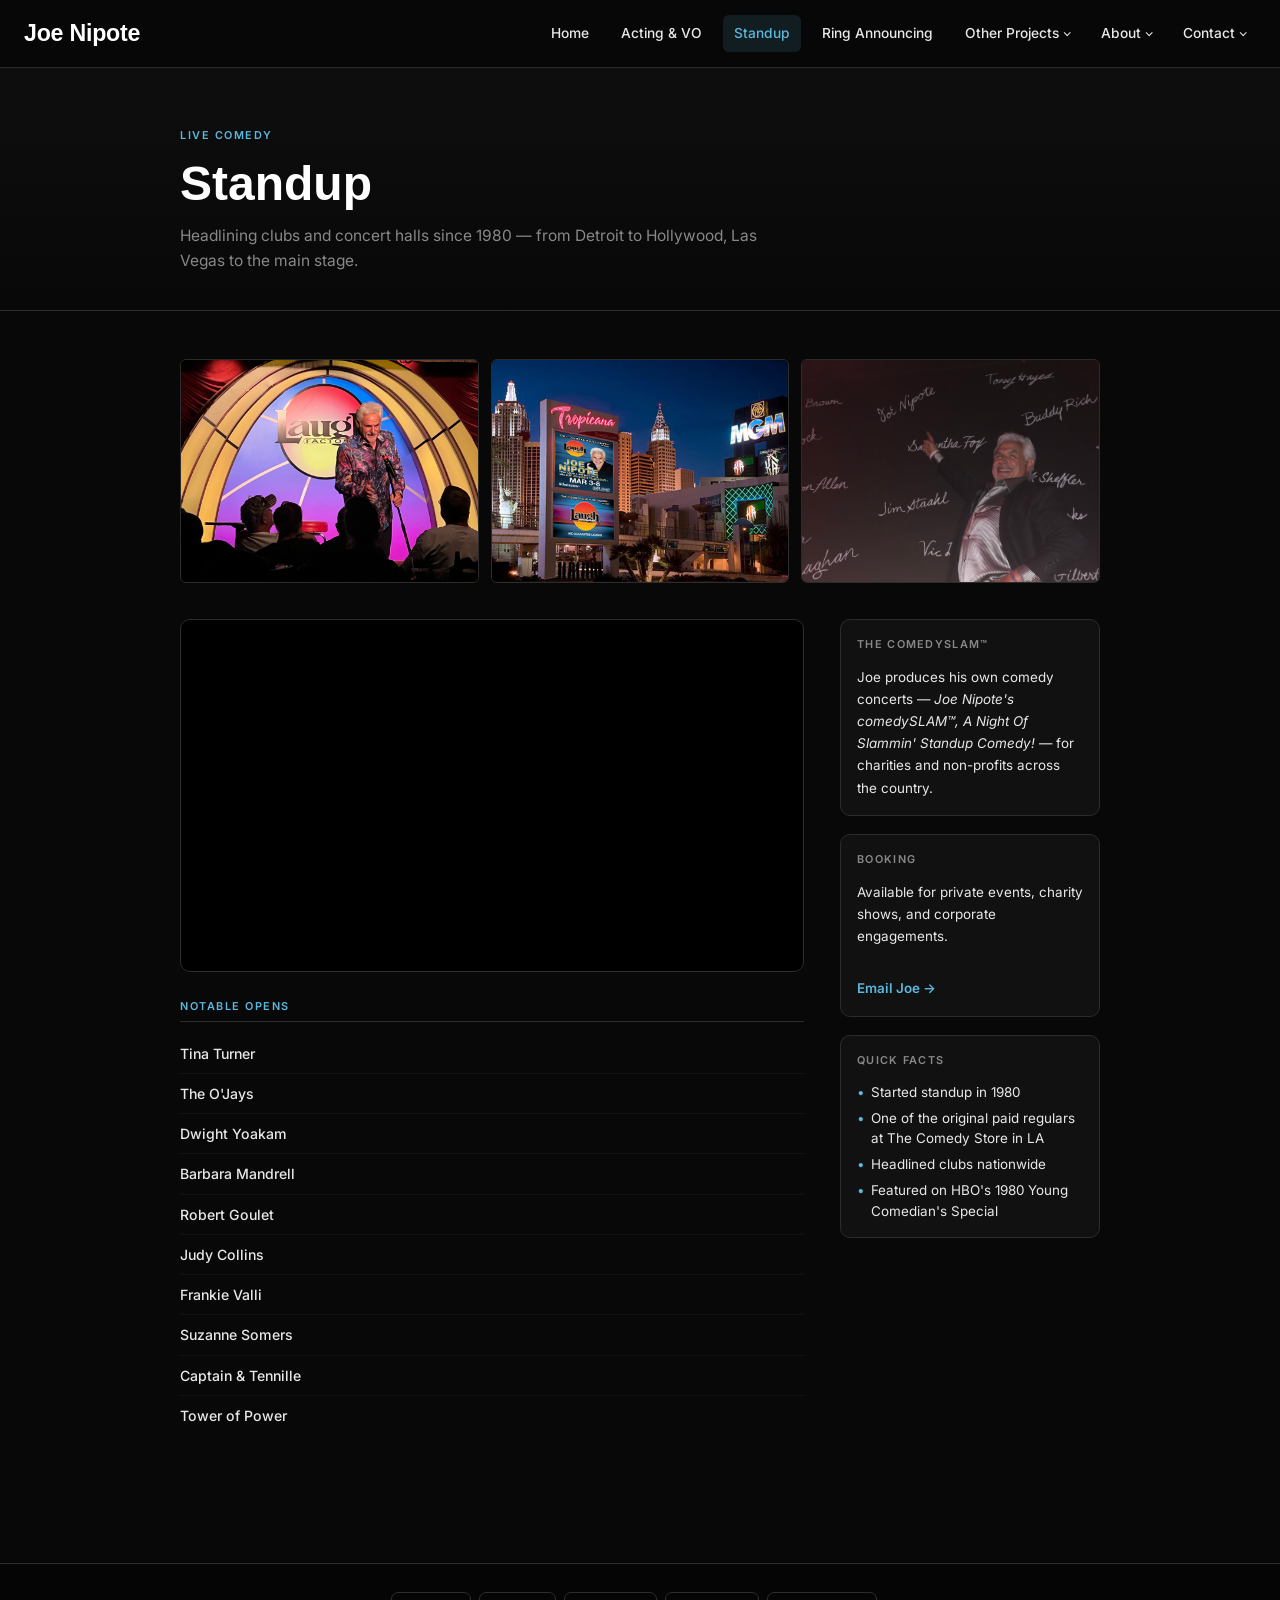
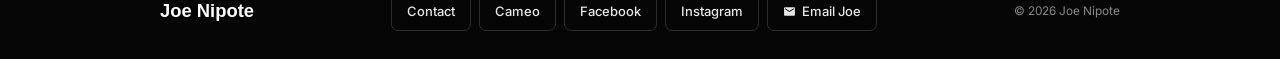
<file: standup.html>
<!DOCTYPE html>
<html lang="en">
<head>
    <meta charset="UTF-8">
    <meta name="viewport" content="width=device-width, initial-scale=1.0">
    <title>Standup — Joe Nipote</title>
    <meta name="description" content="Joe Nipote standup comedy — headlining clubs since 1980, from The Comedy Store to Las Vegas to HBO.">
    <link rel="icon" type="image/png" href="graphic assets/favicon.png">
    <link rel="preconnect" href="https://fonts.googleapis.com">
    <link rel="preconnect" href="https://fonts.gstatic.com" crossorigin>
    <link href="https://fonts.googleapis.com/css2?family=Playfair+Display:ital,wght@0,400;0,600;0,700;1,400&family=Inter:wght@300;400;500;600;700&display=swap" rel="stylesheet">
    <link rel="stylesheet" href="styles.css">
</head>
<body>

    <header class="header">
        <nav class="nav">
            <div class="nav-brand">
                <a href="index.html" class="brand-link">
                    <h1 class="brand-title">Joe Nipote</h1>
                </a>
            </div>
            <ul class="nav-menu">
                <li><a href="index.html" class="nav-link">Home</a></li>
                <li><a href="acting.html" class="nav-link">Acting &amp; VO</a></li>
                <li><a href="standup.html" class="nav-link active">Standup</a></li>
                <li><a href="ring-announcer.html" class="nav-link">Ring Announcing</a></li>
                <li class="nav-dropdown">
                    <a href="projects.html" class="nav-link">Other Projects</a>
                    <ul class="dropdown-menu">
                        <li><a href="eggy-yolk.html">Eggy Yolk&#8482;</a></li>
                        <li><a href="comedyslam.html">comedySLAM&#8482;</a></li>
                        <li><a href="charity-work.html">Charity Work</a></li>
                        <li><a href="viper.html">Viper Fan Page</a></li>
                        <li><a href="https://open.spotify.com/album/1hkmwj6l5z3Oi8wUZVqiMf" target="_blank" rel="noopener">Bowling Ball Blues</a></li>
                    </ul>
                </li>
                <li class="nav-dropdown">
                    <a href="about.html" class="nav-link">About</a>
                    <ul class="dropdown-menu">
                        <li><a href="about.html">Bio</a></li>
                        <li><a href="gallery.html">Gallery</a></li>
                    </ul>
                </li>
                <li class="nav-dropdown">
                    <a href="contact.html" class="nav-link">Contact</a>
                    <ul class="dropdown-menu">
                        <li><a href="contact.html">Representation</a></li>
                        <li><a href="sponsors.html">Sponsors</a></li>
                        <li><a href="autographs.html">Autographs</a></li>
                    </ul>
                </li>
            </ul>
            <button class="mobile-menu-toggle" aria-label="Toggle menu">
                <span></span><span></span><span></span>
            </button>
        </nav>
    </header>

    <div class="mobile-menu-overlay">
        <div class="mobile-menu-panel">
            <div class="mobile-menu-header">
                <h3 class="mobile-menu-title">Menu</h3>
                <button class="mobile-menu-close">&times;</button>
            </div>
            <ul class="mobile-nav-links">
                <li><a href="index.html" class="nav-link">Home</a></li>
                <li><a href="acting.html" class="nav-link">Acting &amp; VO</a></li>
                <li><a href="standup.html" class="nav-link active">Standup</a></li>
                <li><a href="ring-announcer.html" class="nav-link">Ring Announcing</a></li>
                <li>
                    <button class="mobile-dropdown-toggle">Other Projects <span class="mobile-dropdown-arrow"></span></button>
                    <ul class="mobile-sub-links">
                        <li><a href="projects.html">All Projects</a></li>
                        <li><a href="eggy-yolk.html">Eggy Yolk&#8482;</a></li>
                        <li><a href="comedyslam.html">comedySLAM&#8482;</a></li>
                        <li><a href="charity-work.html">Charity Work</a></li>
                        <li><a href="viper.html">Viper Fan Page</a></li>
                        <li><a href="https://open.spotify.com/album/1hkmwj6l5z3Oi8wUZVqiMf" target="_blank" rel="noopener">Bowling Ball Blues</a></li>
                    </ul>
                </li>
                <li>
                    <button class="mobile-dropdown-toggle">About <span class="mobile-dropdown-arrow"></span></button>
                    <ul class="mobile-sub-links">
                        <li><a href="about.html">Bio</a></li>
                        <li><a href="gallery.html">Gallery</a></li>
                    </ul>
                </li>
                <li>
                    <button class="mobile-dropdown-toggle">Contact <span class="mobile-dropdown-arrow"></span></button>
                    <ul class="mobile-sub-links">
                        <li><a href="contact.html">Representation</a></li>
                        <li><a href="sponsors.html">Sponsors</a></li>
                        <li><a href="autographs.html">Autographs</a></li>
                    </ul>
                </li>
            </ul>
        </div>
    </div>

    <main>
        <div class="page-header">
            <div class="page-header-inner">
                <span class="page-badge">Live Comedy</span>
                <h1>Standup</h1>
                <p class="subtitle">Headlining clubs and concert halls since 1980 — from Detroit to Hollywood, Las Vegas to the main stage.</p>
            </div>
        </div>

        <section class="content-section">
            <div class="content-inner">

                <div class="ring-photos">
                    <div class="ring-photo-wrap">
                        <div class="ring-photo">
                            <img src="graphic assets/standup header photos/1.jpeg" alt="Joe Nipote — Standup Comedy">
                        </div>
                    </div>
                    <div class="ring-photo-wrap">
                        <div class="ring-photo">
                            <img src="graphic assets/standup header photos/2.jpg" alt="Joe Nipote — Standup Comedy">
                        </div>
                    </div>
                    <div class="ring-photo-wrap">
                        <div class="ring-photo">
                            <img src="graphic assets/standup header photos/3.jpg" alt="Joe Nipote — Standup Comedy">
                        </div>
                    </div>
                </div>

                <div class="page-layout">

                    <div class="page-main">

                        <div class="video-embed-wrap">
                            <iframe
                                src="https://www.youtube.com/embed/IqpErOLGlnQ"
                                title="Joe Nipote Standup Comedy"
                                allow="accelerometer; autoplay; clipboard-write; encrypted-media; gyroscope; picture-in-picture"
                                allowfullscreen>
                            </iframe>
                        </div>

                        <div class="credits-group">
                            <h3>Notable Opens</h3>
                            <div class="credit-item"><span class="credit-title">Tina Turner</span></div>
                            <div class="credit-item"><span class="credit-title">The O'Jays</span></div>
                            <div class="credit-item"><span class="credit-title">Dwight Yoakam</span></div>
                            <div class="credit-item"><span class="credit-title">Barbara Mandrell</span></div>
                            <div class="credit-item"><span class="credit-title">Robert Goulet</span></div>
                            <div class="credit-item"><span class="credit-title">Judy Collins</span></div>
                            <div class="credit-item"><span class="credit-title">Frankie Valli</span></div>
                            <div class="credit-item"><span class="credit-title">Suzanne Somers</span></div>
                            <div class="credit-item"><span class="credit-title">Captain &amp; Tennille</span></div>
                            <div class="credit-item"><span class="credit-title">Tower of Power</span></div>
                        </div>

                    </div>

                    <div class="page-sidebar">

                        <div class="sidebar-card">
                            <h4>The comedySLAM™</h4>
                            <p>Joe produces his own comedy concerts — <em>Joe Nipote's comedySLAM™, A Night Of Slammin' Standup Comedy!</em> — for charities and non-profits across the country.</p>
                        </div>

                        <div class="sidebar-card">
                            <h4>Booking</h4>
                            <p>Available for private events, charity shows, and corporate engagements.</p>
                            <br>
                            <a href="mailto:Joe@joenipote.com" style="color:var(--accent);font-size:0.84rem;font-weight:600;">Email Joe →</a>
                        </div>

                        <div class="sidebar-card">
                            <h4>Quick Facts</h4>
                            <ul>
                                <li>Started standup in 1980</li>
                                <li>One of the original paid regulars at The Comedy Store in LA</li>
                                <li>Headlined clubs nationwide</li>
                                <li>Featured on HBO's 1980 Young Comedian's Special</li>
                            </ul>
                        </div>

                    </div>
                </div>
            </div>
        </section>
    </main>

    <footer class="site-footer">
        <div class="footer-inner">
            <div class="footer-brand">Joe Nipote</div>
            <div class="footer-actions">
                <a href="contact.html" class="footer-btn">Contact</a>
                <a href="https://www.cameo.com/joenipote" target="_blank" rel="noopener" class="footer-btn">Cameo</a>
                <a href="https://www.facebook.com/JoeNipote" target="_blank" rel="noopener" class="footer-btn">Facebook</a>
                <a href="https://www.instagram.com/joenipote" target="_blank" rel="noopener" class="footer-btn">Instagram</a>
                <a href="mailto:Joe@joenipote.com" class="footer-btn primary">
                    <svg viewBox="0 0 24 24" fill="currentColor"><path d="M20 4H4c-1.1 0-2 .9-2 2v12c0 1.1.9 2 2 2h16c1.1 0 2-.9 2-2V6c0-1.1-.9-2-2-2zm0 4l-8 5-8-5V6l8 5 8-5v2z"/></svg>
                    Email Joe
                </a>
            </div>
            <div class="footer-copy">© 2026 Joe Nipote</div>
        </div>
    </footer>

    <script src="scripts/app.js"></script>
</body>
</html>
</file>
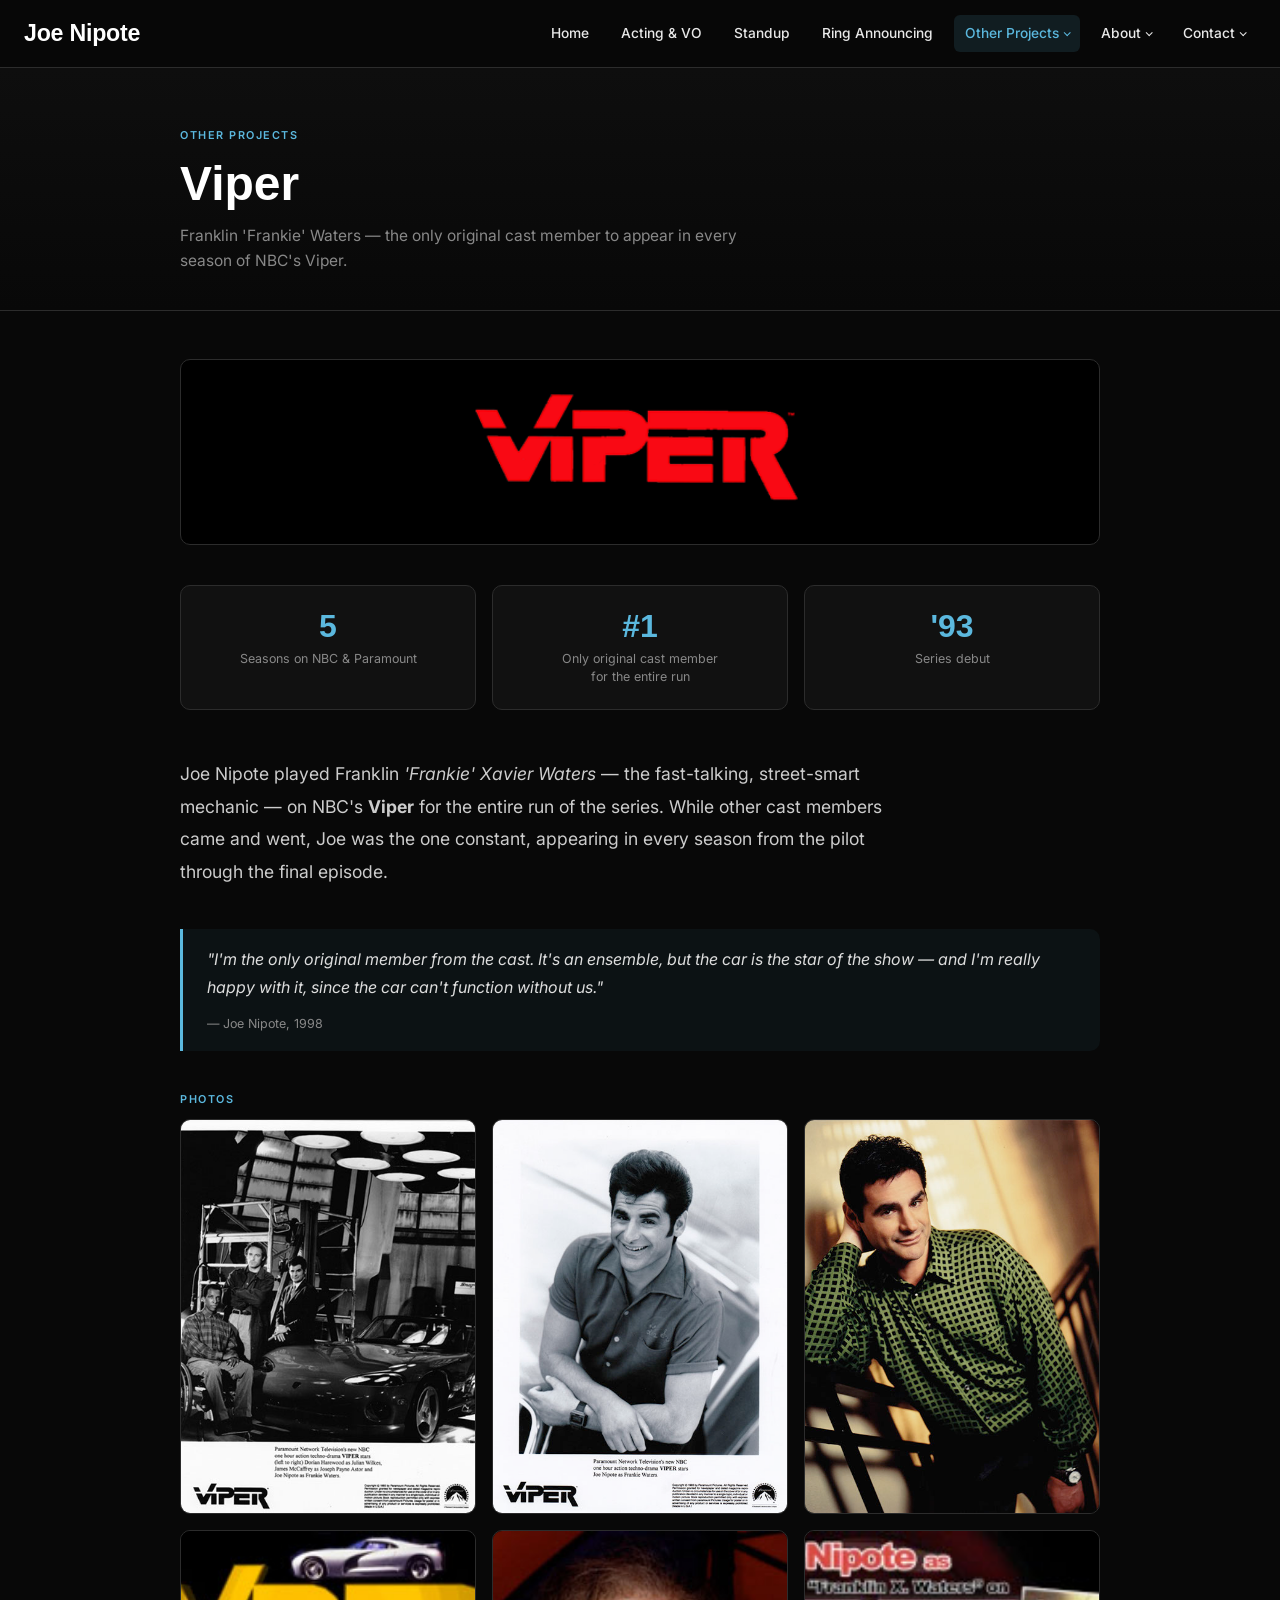
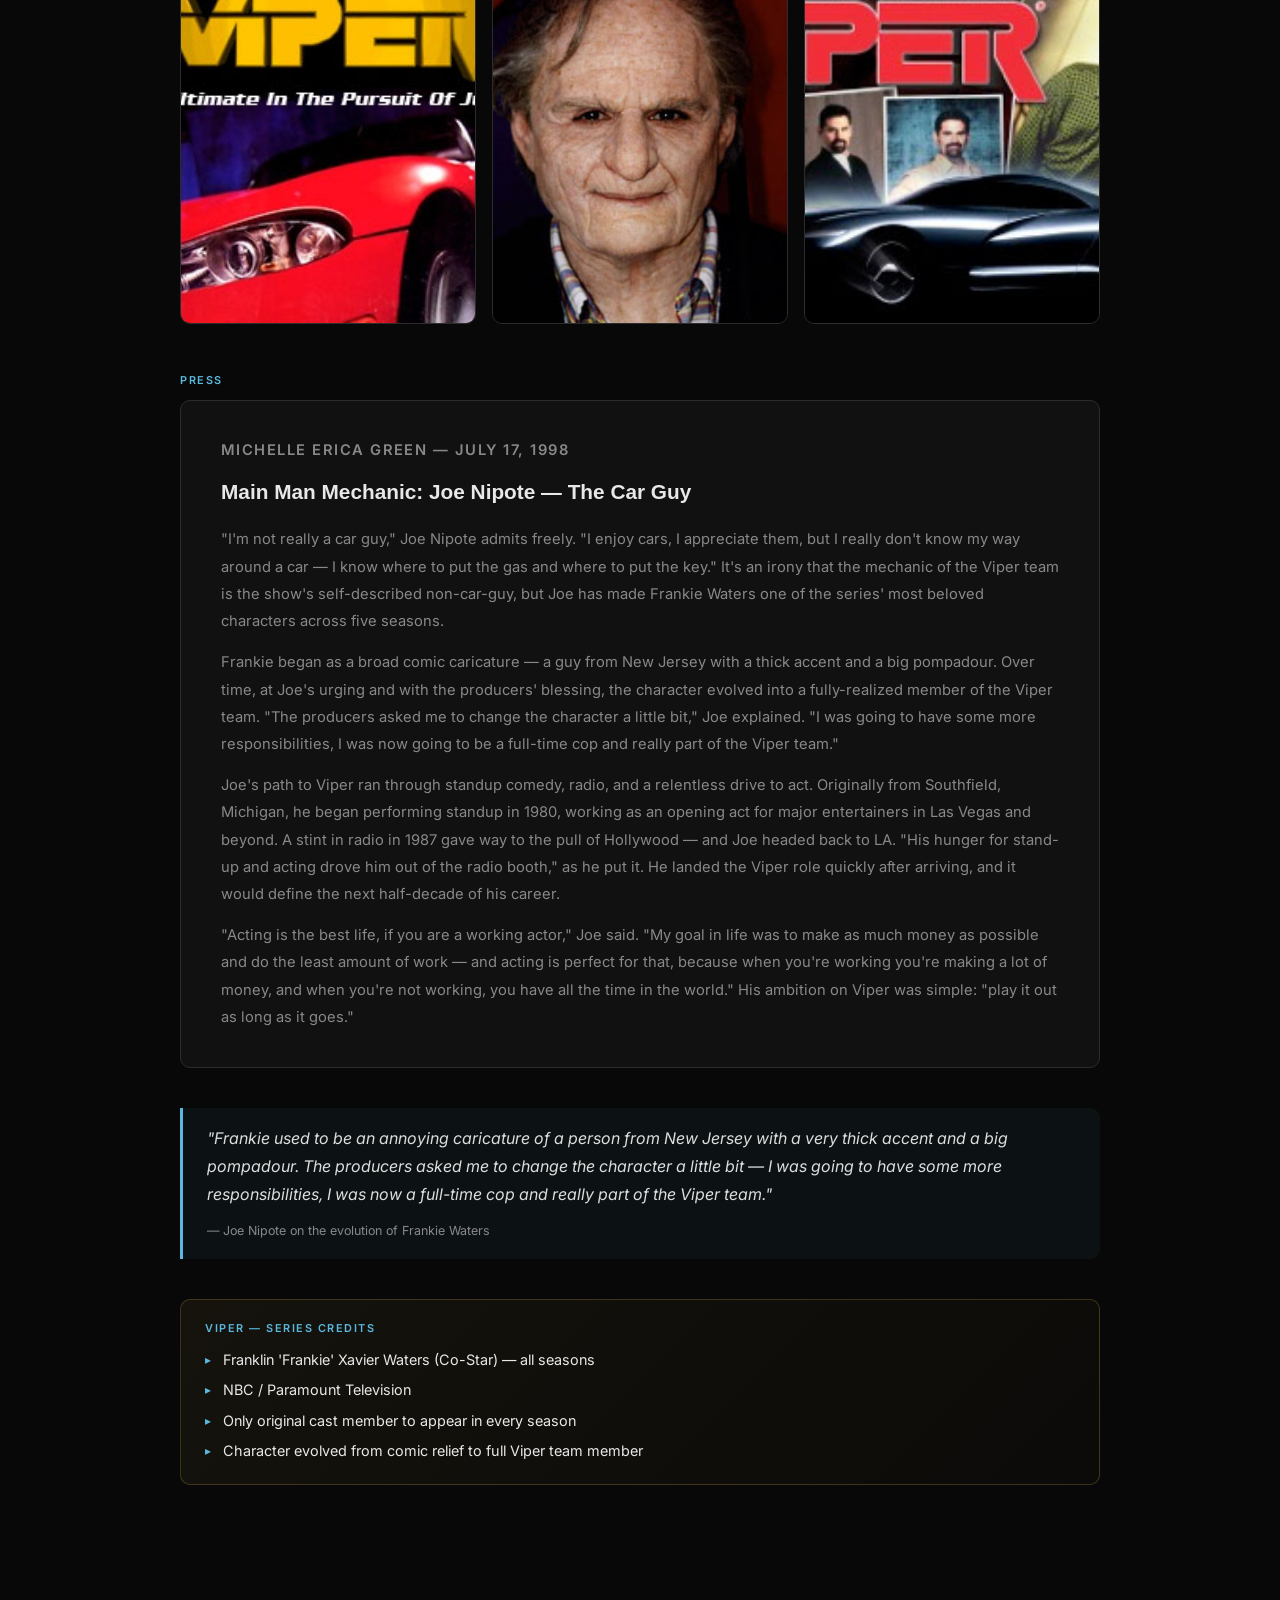
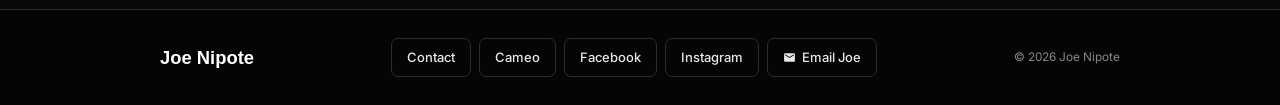
<file: viper.html>
<!DOCTYPE html>
<html lang="en">
<head>
    <meta charset="UTF-8">
    <meta name="viewport" content="width=device-width, initial-scale=1.0">
    <title>Viper — Joe Nipote</title>
    <meta name="description" content="Joe Nipote played Franklin 'Frankie' Waters on NBC's Viper for all four-plus seasons — the only original cast member to stay the entire run.">
    <link rel="icon" type="image/png" href="graphic assets/favicon.png">
    <link rel="preconnect" href="https://fonts.googleapis.com">
    <link rel="preconnect" href="https://fonts.gstatic.com" crossorigin>
    <link href="https://fonts.googleapis.com/css2?family=Playfair+Display:ital,wght@0,400;0,600;0,700;1,400&family=Inter:wght@300;400;500;600;700&display=swap" rel="stylesheet">
    <link rel="stylesheet" href="styles.css">
    <style>
        .viper-logo-wrap {
            text-align: center;
            margin-bottom: 40px;
            padding: 32px;
            background: #000;
            border-radius: var(--radius);
            border: 1px solid var(--border);
        }

        .viper-logo-wrap img {
            max-width: 340px;
            width: 100%;
            height: auto;
            display: inline-block;
        }

        .viper-intro {
            font-size: 1.1rem;
            line-height: 1.85;
            color: #ccc;
            max-width: 720px;
            margin-bottom: 40px;
        }

        .section-eyebrow {
            font-size: 0.68rem;
            font-weight: 600;
            letter-spacing: 0.14em;
            text-transform: uppercase;
            color: var(--accent);
            margin-bottom: 10px;
        }

        .viper-photo-grid {
            display: grid;
            grid-template-columns: repeat(3, 1fr);
            gap: 16px;
            margin-bottom: 48px;
        }

        .viper-photo-grid img {
            width: 100%;
            aspect-ratio: 3/4;
            object-fit: cover;
            object-position: top;
            border-radius: var(--radius);
            border: 1px solid var(--border);
            display: block;
        }

        .viper-quote {
            border-left: 3px solid var(--accent);
            padding: 16px 24px;
            margin: 0 0 40px;
            background: rgba(91,184,222,0.05);
            border-radius: 0 var(--radius) var(--radius) 0;
        }

        .viper-quote p {
            font-style: italic;
            color: #ddd;
            font-size: 1rem;
            line-height: 1.75;
            margin-bottom: 8px;
        }

        .viper-quote cite {
            font-size: 0.78rem;
            color: var(--text-muted);
            font-style: normal;
        }

        .viper-article {
            background: var(--bg-card);
            border: 1px solid var(--border);
            border-radius: var(--radius);
            padding: 36px 40px;
            margin-bottom: 40px;
        }

        .viper-article-meta {
            font-size: 0.72rem;
            font-weight: 600;
            letter-spacing: 0.1em;
            text-transform: uppercase;
            color: var(--text-muted);
            margin-bottom: 16px;
        }

        .viper-article h3 {
            font-family: var(--font-serif);
            font-size: 1.3rem;
            font-weight: 700;
            color: var(--text);
            margin-bottom: 20px;
            line-height: 1.35;
        }

        .viper-article p {
            font-size: 0.92rem;
            color: var(--text-muted);
            line-height: 1.85;
            margin-bottom: 14px;
        }

        .viper-article p:last-child {
            margin-bottom: 0;
        }

        .viper-stats {
            display: grid;
            grid-template-columns: repeat(3, 1fr);
            gap: 16px;
            margin-bottom: 48px;
        }

        .viper-stat {
            background: var(--bg-card);
            border: 1px solid var(--border);
            border-radius: var(--radius);
            padding: 24px 20px;
            text-align: center;
        }

        .viper-stat-num {
            font-family: var(--font-serif);
            font-size: 2rem;
            font-weight: 700;
            color: var(--accent);
            line-height: 1;
            margin-bottom: 8px;
        }

        .viper-stat-label {
            font-size: 0.78rem;
            color: var(--text-muted);
            line-height: 1.4;
        }

        @media (max-width: 700px) {
            .viper-photo-grid { grid-template-columns: 1fr 1fr; }
            .viper-stats { grid-template-columns: 1fr; }
            .viper-article { padding: 24px; }
        }
    </style>
</head>
<body>

    <header class="header">
        <nav class="nav">
            <div class="nav-brand">
                <a href="index.html" class="brand-link">
                    <h1 class="brand-title">Joe Nipote</h1>
                </a>
            </div>
            <ul class="nav-menu">
                <li><a href="index.html" class="nav-link">Home</a></li>
                <li><a href="acting.html" class="nav-link">Acting &amp; VO</a></li>
                <li><a href="standup.html" class="nav-link">Standup</a></li>
                <li><a href="ring-announcer.html" class="nav-link">Ring Announcing</a></li>
                <li class="nav-dropdown">
                    <a href="projects.html" class="nav-link active">Other Projects</a>
                    <ul class="dropdown-menu">
                        <li><a href="eggy-yolk.html">Eggy Yolk&#8482;</a></li>
                        <li><a href="comedyslam.html">comedySLAM&#8482;</a></li>
                        <li><a href="charity-work.html">Charity Work</a></li>
                        <li><a href="viper.html">Viper Fan Page</a></li>
                        <li><a href="https://open.spotify.com/album/1hkmwj6l5z3Oi8wUZVqiMf" target="_blank" rel="noopener">Bowling Ball Blues</a></li>
                    </ul>
                </li>
                <li class="nav-dropdown">
                    <a href="about.html" class="nav-link">About</a>
                    <ul class="dropdown-menu">
                        <li><a href="about.html">Bio</a></li>
                        <li><a href="gallery.html">Gallery</a></li>
                    </ul>
                </li>
                <li class="nav-dropdown">
                    <a href="contact.html" class="nav-link">Contact</a>
                    <ul class="dropdown-menu">
                        <li><a href="contact.html">Representation</a></li>
                        <li><a href="sponsors.html">Sponsors</a></li>
                        <li><a href="autographs.html">Autographs</a></li>
                    </ul>
                </li>
            </ul>
            <button class="mobile-menu-toggle" aria-label="Toggle menu">
                <span></span><span></span><span></span>
            </button>
        </nav>
    </header>

    <div class="mobile-menu-overlay">
        <div class="mobile-menu-panel">
            <div class="mobile-menu-header">
                <h3 class="mobile-menu-title">Menu</h3>
                <button class="mobile-menu-close">&times;</button>
            </div>
            <ul class="mobile-nav-links">
                <li><a href="index.html" class="nav-link">Home</a></li>
                <li><a href="acting.html" class="nav-link">Acting &amp; VO</a></li>
                <li><a href="standup.html" class="nav-link">Standup</a></li>
                <li><a href="ring-announcer.html" class="nav-link">Ring Announcing</a></li>
                <li>
                    <button class="mobile-dropdown-toggle">Other Projects <span class="mobile-dropdown-arrow"></span></button>
                    <ul class="mobile-sub-links">
                        <li><a href="projects.html">All Projects</a></li>
                        <li><a href="eggy-yolk.html">Eggy Yolk&#8482;</a></li>
                        <li><a href="comedyslam.html">comedySLAM&#8482;</a></li>
                        <li><a href="charity-work.html">Charity Work</a></li>
                        <li><a href="viper.html">Viper Fan Page</a></li>
                        <li><a href="https://open.spotify.com/album/1hkmwj6l5z3Oi8wUZVqiMf" target="_blank" rel="noopener">Bowling Ball Blues</a></li>
                    </ul>
                </li>
                <li>
                    <button class="mobile-dropdown-toggle">About <span class="mobile-dropdown-arrow"></span></button>
                    <ul class="mobile-sub-links">
                        <li><a href="about.html">Bio</a></li>
                        <li><a href="gallery.html">Gallery</a></li>
                    </ul>
                </li>
                <li>
                    <button class="mobile-dropdown-toggle">Contact <span class="mobile-dropdown-arrow"></span></button>
                    <ul class="mobile-sub-links">
                        <li><a href="contact.html">Representation</a></li>
                        <li><a href="sponsors.html">Sponsors</a></li>
                        <li><a href="autographs.html">Autographs</a></li>
                    </ul>
                </li>
            </ul>
        </div>
    </div>

    <main>
        <div class="page-header">
            <div class="page-header-inner">
                <span class="page-badge"><a href="projects.html" style="color:inherit;">Other Projects</a></span>
                <h1>Viper</h1>
                <p class="subtitle">Franklin 'Frankie' Waters — the only original cast member to appear in every season of NBC's Viper.</p>
            </div>
        </div>

        <section class="content-section">
            <div class="content-inner">

                <!-- Logo -->
                <div class="viper-logo-wrap">
                    <img src="graphic assets/viper/logo.png" alt="Viper — NBC">
                </div>

                <!-- Stats -->
                <div class="viper-stats">
                    <div class="viper-stat">
                        <div class="viper-stat-num">5</div>
                        <div class="viper-stat-label">Seasons on NBC &amp; Paramount</div>
                    </div>
                    <div class="viper-stat">
                        <div class="viper-stat-num">#1</div>
                        <div class="viper-stat-label">Only original cast member<br>for the entire run</div>
                    </div>
                    <div class="viper-stat">
                        <div class="viper-stat-num">&#39;93</div>
                        <div class="viper-stat-label">Series debut</div>
                    </div>
                </div>

                <!-- Intro -->
                <p class="viper-intro">Joe Nipote played Franklin <em>'Frankie' Xavier Waters</em> — the fast-talking, street-smart mechanic — on NBC's <strong>Viper</strong> for the entire run of the series. While other cast members came and went, Joe was the one constant, appearing in every season from the pilot through the final episode.</p>

                <!-- Pull Quote -->
                <div class="viper-quote">
                    <p>"I'm the only original member from the cast. It's an ensemble, but the car is the star of the show — and I'm really happy with it, since the car can't function without us."</p>
                    <cite>— Joe Nipote, 1998</cite>
                </div>

                <!-- Photos -->
                <p class="section-eyebrow">Photos</p>

                <div class="viper-photo-grid">
                    <img src="graphic assets/viper/cast-s1-bw.jpg" alt="Viper — Season 1 Original Cast">
                    <img src="graphic assets/viper/promo-s1-bw.jpg" alt="Viper — Season 1 Promo">
                    <img src="graphic assets/viper/season-45.jpg" alt="Viper — Seasons 4 &amp; 5">
                    <img src="graphic assets/viper/photo-2.jpg" alt="Viper — Joe Nipote">
                    <img src="graphic assets/viper/photo-3.jpg" alt="Viper — Joe Nipote">
                    <img src="graphic assets/viper/photo-4.jpg" alt="Viper — Joe Nipote">
                </div>

                <!-- Article -->
                <p class="section-eyebrow">Press</p>

                <div class="viper-article">
                    <p class="viper-article-meta">Michelle Erica Green &mdash; July 17, 1998</p>
                    <h3>Main Man Mechanic: Joe Nipote &mdash; The Car Guy</h3>
                    <p>"I'm not really a car guy," Joe Nipote admits freely. "I enjoy cars, I appreciate them, but I really don't know my way around a car — I know where to put the gas and where to put the key." It's an irony that the mechanic of the Viper team is the show's self-described non-car-guy, but Joe has made Frankie Waters one of the series' most beloved characters across five seasons.</p>
                    <p>Frankie began as a broad comic caricature — a guy from New Jersey with a thick accent and a big pompadour. Over time, at Joe's urging and with the producers' blessing, the character evolved into a fully-realized member of the Viper team. "The producers asked me to change the character a little bit," Joe explained. "I was going to have some more responsibilities, I was now going to be a full-time cop and really part of the Viper team."</p>
                    <p>Joe's path to Viper ran through standup comedy, radio, and a relentless drive to act. Originally from Southfield, Michigan, he began performing standup in 1980, working as an opening act for major entertainers in Las Vegas and beyond. A stint in radio in 1987 gave way to the pull of Hollywood — and Joe headed back to LA. "His hunger for stand-up and acting drove him out of the radio booth," as he put it. He landed the Viper role quickly after arriving, and it would define the next half-decade of his career.</p>
                    <p>"Acting is the best life, if you are a working actor," Joe said. "My goal in life was to make as much money as possible and do the least amount of work — and acting is perfect for that, because when you're working you're making a lot of money, and when you're not working, you have all the time in the world." His ambition on Viper was simple: "play it out as long as it goes."</p>
                </div>

                <!-- Second Quote -->
                <div class="viper-quote">
                    <p>"Frankie used to be an annoying caricature of a person from New Jersey with a very thick accent and a big pompadour. The producers asked me to change the character a little bit — I was going to have some more responsibilities, I was now a full-time cop and really part of the Viper team."</p>
                    <cite>— Joe Nipote on the evolution of Frankie Waters</cite>
                </div>

                <!-- Credits box -->
                <div class="highlight-card">
                    <h3>Viper — Series Credits</h3>
                    <ul class="highlight-list">
                        <li>Franklin 'Frankie' Xavier Waters (Co-Star) — all seasons</li>
                        <li>NBC / Paramount Television</li>
                        <li>Only original cast member to appear in every season</li>
                        <li>Character evolved from comic relief to full Viper team member</li>
                    </ul>
                </div>

            </div>
        </section>
    </main>

    <footer class="site-footer">
        <div class="footer-inner">
            <div class="footer-brand">Joe Nipote</div>
            <div class="footer-actions">
                <a href="contact.html" class="footer-btn">Contact</a>
                <a href="https://www.cameo.com/joenipote" target="_blank" rel="noopener" class="footer-btn">Cameo</a>
                <a href="https://www.facebook.com/JoeNipote" target="_blank" rel="noopener" class="footer-btn">Facebook</a>
                <a href="https://www.instagram.com/joenipote" target="_blank" rel="noopener" class="footer-btn">Instagram</a>
                <a href="mailto:Joe@joenipote.com" class="footer-btn primary">
                    <svg viewBox="0 0 24 24" fill="currentColor"><path d="M20 4H4c-1.1 0-2 .9-2 2v12c0 1.1.9 2 2 2h16c1.1 0 2-.9 2-2V6c0-1.1-.9-2-2-2zm0 4l-8 5-8-5V6l8 5 8-5v2z"/></svg>
                    Email Joe
                </a>
            </div>
            <div class="footer-copy">© 2026 Joe Nipote</div>
        </div>
    </footer>

    <script src="scripts/app.js"></script>
</body>
</html>
</file>
<file: styles.css>
/* === JOE NIPOTE — SITE STYLES === */

:root {
    --accent:     #5BB8DE;
    --accent-dim: rgba(91, 184, 222, 0.12);
    --bg:         #080808;
    --bg-card:    #111111;
    --bg-hover:   #1a1a1a;
    --border:     #2c2c2c;
    --text:       #e8e8e8;
    --text-muted: #888888;
    --nav-h:      68px;
    --radius:     10px;
    --radius-sm:  6px;
    --shadow:     0 8px 32px rgba(0,0,0,0.7);
    --font-serif: 'Helvetica Neue', Helvetica, Arial, sans-serif;
    --font-sans:  'Inter', -apple-system, BlinkMacSystemFont, sans-serif;
}

/* ─── RESET ─── */
*, *::before, *::after { margin: 0; padding: 0; box-sizing: border-box; }
html { overflow-x: hidden; scroll-behavior: smooth; }

body {
    font-family: var(--font-sans);
    background: var(--bg);
    color: var(--text);
    line-height: 1.65;
    -webkit-font-smoothing: antialiased;
    -moz-osx-font-smoothing: grayscale;
    opacity: 0;
    transition: opacity 0.25s ease;
}
body.page-visible { opacity: 1; }

a { color: var(--text); text-decoration: none; transition: color 0.2s; }
a:hover { color: var(--accent); }

h1, h2, h3 {
    font-family: var(--font-serif);
    font-weight: 700;
    line-height: 1.2;
    color: #fff;
}
h4, h5, h6 {
    font-family: var(--font-sans);
    font-weight: 600;
    color: #fff;
}

img { max-width: 100%; display: block; }

/* ─── HEADER / NAV ─── */
.header {
    position: sticky;
    top: 0;
    z-index: 1000;
    height: var(--nav-h);
    background: rgba(8,8,8,0.96);
    backdrop-filter: blur(14px);
    -webkit-backdrop-filter: blur(14px);
    border-bottom: 1px solid var(--border);
    display: flex;
    align-items: center;
}

.nav {
    width: 100%;
    display: flex;
    align-items: center;
    justify-content: space-between;
    padding: 0 24px;
}

.brand-link {
    display: flex;
    align-items: center;
    color: #fff;
}

.brand-title {
    font-family: var(--font-serif);
    font-size: 1.45rem;
    font-weight: 700;
    margin: 0;
    letter-spacing: -0.01em;
    color: #fff;
}

.nav-menu {
    display: flex;
    list-style: none;
    gap: 10px;
    align-items: center;
}

.nav-menu > li { position: relative; }

.nav-link {
    display: flex;
    align-items: center;
    gap: 5px;
    padding: 7px 11px;
    font-size: 0.86rem;
    font-weight: 500;
    color: var(--text);
    border-radius: var(--radius-sm);
    transition: all 0.2s;
    white-space: nowrap;
    cursor: pointer;
}

.nav-link:hover,
.nav-link.active {
    color: var(--accent);
    background: var(--accent-dim);
}

/* Dropdown caret */
.nav-dropdown > .nav-link::after {
    content: '';
    display: inline-block;
    width: 5px;
    height: 5px;
    border-right: 1.5px solid currentColor;
    border-bottom: 1.5px solid currentColor;
    transform: rotate(45deg) translateY(-1px);
    transition: transform 0.2s;
    flex-shrink: 0;
}

.nav-dropdown:hover > .nav-link::after,
.nav-dropdown.open > .nav-link::after {
    transform: rotate(-135deg) translateY(2px);
}

.dropdown-menu {
    position: absolute;
    top: calc(100% + 6px);
    left: 0;
    min-width: 160px;
    background: #161616;
    border: 1px solid var(--border);
    border-radius: var(--radius);
    list-style: none;
    padding: 5px;
    opacity: 0;
    visibility: hidden;
    transform: translateY(-6px);
    transition: all 0.2s ease;
    box-shadow: var(--shadow);
    z-index: 100;
}

/* Right-align the last dropdown so it doesn't overflow the viewport */
.nav-menu > li:last-child .dropdown-menu {
    left: auto;
    right: 0;
}

.nav-dropdown:hover .dropdown-menu,
.nav-dropdown.open .dropdown-menu {
    opacity: 1;
    visibility: visible;
    transform: translateY(0);
}

.dropdown-menu li a {
    display: block;
    padding: 8px 12px;
    font-size: 0.84rem;
    font-weight: 500;
    color: var(--text);
    border-radius: 5px;
    transition: all 0.15s;
}

.dropdown-menu li a:hover {
    color: var(--accent);
    background: var(--accent-dim);
}

/* Mobile toggle */
.mobile-menu-toggle {
    display: none;
    flex-direction: column;
    gap: 5px;
    background: none;
    border: none;
    cursor: pointer;
    padding: 6px;
}

.mobile-menu-toggle span {
    display: block;
    width: 24px;
    height: 2px;
    background: var(--text);
    border-radius: 2px;
    transition: 0.3s;
}

/* ─── MOBILE MENU ─── */
.mobile-menu-overlay {
    position: fixed;
    inset: 0;
    background: rgba(0,0,0,0.75);
    backdrop-filter: blur(4px);
    z-index: 2000;
    opacity: 0;
    visibility: hidden;
    transition: all 0.3s;
}

.mobile-menu-overlay.active {
    opacity: 1;
    visibility: visible;
}

.mobile-menu-panel {
    position: fixed;
    top: 0;
    right: 0;
    height: 100vh;
    width: min(300px, 85vw);
    background: #141414;
    border-left: 1px solid var(--border);
    padding: 24px 20px;
    transform: translateX(100%);
    transition: transform 0.3s ease;
    overflow-y: auto;
}

.mobile-menu-overlay.active .mobile-menu-panel {
    transform: translateX(0);
}

.mobile-menu-header {
    display: flex;
    justify-content: space-between;
    align-items: center;
    margin-bottom: 24px;
    padding-bottom: 16px;
    border-bottom: 1px solid var(--border);
}

.mobile-menu-title {
    font-family: var(--font-serif);
    font-size: 1.1rem;
    color: #fff;
    margin: 0;
}

.mobile-menu-close {
    background: none;
    border: none;
    color: var(--text);
    font-size: 1.6rem;
    cursor: pointer;
    padding: 2px 8px;
    border-radius: 4px;
    transition: all 0.2s;
    line-height: 1;
}

.mobile-menu-close:hover {
    color: var(--accent);
    background: var(--accent-dim);
}

.mobile-nav-links {
    list-style: none;
}

.mobile-nav-links > li {
    border-bottom: 1px solid var(--border);
}

.mobile-nav-links > li:last-child {
    border-bottom: none;
}

.mobile-nav-links .nav-link {
    display: block;
    padding: 14px 4px;
    font-size: 1rem;
    border-radius: 0;
}

.mobile-nav-links .nav-link.active { color: var(--accent); }

.mobile-dropdown-toggle {
    display: flex;
    justify-content: space-between;
    align-items: center;
    width: 100%;
    padding: 14px 4px;
    background: none;
    border: none;
    color: var(--text);
    font-size: 1rem;
    font-family: var(--font-sans);
    font-weight: 500;
    cursor: pointer;
    text-align: left;
    transition: color 0.2s;
}

.mobile-dropdown-toggle:hover { color: var(--accent); }

.mobile-dropdown-arrow {
    width: 6px;
    height: 6px;
    border-right: 2px solid currentColor;
    border-bottom: 2px solid currentColor;
    transform: rotate(45deg);
    transition: transform 0.2s;
    flex-shrink: 0;
    margin-right: 4px;
}

.mobile-dropdown-toggle.open .mobile-dropdown-arrow {
    transform: rotate(-135deg);
}

.mobile-sub-links {
    list-style: none;
    padding: 0 0 8px 16px;
    display: none;
}

.mobile-sub-links.open { display: block; }

.mobile-sub-links li a {
    display: block;
    padding: 10px 4px;
    font-size: 0.9rem;
    color: var(--text-muted);
    border-bottom: 1px solid rgba(255,255,255,0.04);
    transition: color 0.2s;
}

.mobile-sub-links li:last-child a { border-bottom: none; }
.mobile-sub-links li a:hover { color: var(--accent); }

/* ─── HOME HERO ─── */
.hero-video-section {
    display: grid;
    grid-template-columns: 1fr 370px;
    height: calc(100vh - var(--nav-h));
}

.hero-video-container {
    position: relative;
    height: 100%;
    background: #000;
    overflow: hidden;
}

.hero-video-container video {
    width: 100%;
    height: 100%;
    object-fit: cover;
    display: block;
}

/* Controls */
.video-controls-bar {
    position: absolute;
    bottom: 0;
    left: 0;
    right: 0;
    padding: 8px 14px 12px;
    background: linear-gradient(to top, rgba(0,0,0,0.65) 0%, transparent 100%);
    z-index: 20;
    display: flex;
    flex-direction: column;
    gap: 6px;
}

.video-progress-container {
    width: 100%;
    padding: 4px 0;
    cursor: pointer;
}

.video-progress-track {
    position: relative;
    width: 100%;
    height: 3px;
    background: rgba(255,255,255,0.25);
    border-radius: 2px;
    transition: height 0.15s;
}

.video-progress-container:hover .video-progress-track { height: 5px; }

.video-progress-fill {
    position: absolute;
    left: 0; top: 0;
    height: 100%;
    width: 0%;
    background: var(--accent);
    border-radius: 2px;
    pointer-events: none;
}

.video-progress-thumb {
    position: absolute;
    top: 50%;
    left: 0%;
    transform: translate(-50%, -50%) scale(0);
    width: 12px;
    height: 12px;
    background: #fff;
    border-radius: 50%;
    pointer-events: none;
    transition: transform 0.15s;
}

.video-progress-container:hover .video-progress-thumb {
    transform: translate(-50%, -50%) scale(1);
}

.video-controls-row {
    display: flex;
    align-items: center;
    justify-content: space-between;
}

.video-time {
    font-size: 11px;
    color: rgba(255,255,255,0.8);
    font-family: Helvetica, Arial, sans-serif;
    letter-spacing: 0.03em;
    user-select: none;
}

.mute-toggle-btn {
    width: 30px;
    height: 30px;
    background: transparent;
    border: none;
    border-radius: 50%;
    display: flex;
    align-items: center;
    justify-content: center;
    cursor: pointer;
    color: rgba(255,255,255,0.85);
    transition: all 0.2s;
}

.mute-toggle-btn:hover {
    color: #fff;
    transform: scale(1.15);
}

/* ─── INFO COLUMN (home sidebar) ─── */
.info-column {
    border-left: 1px solid var(--border);
    overflow-y: auto;
    padding: 24px 20px 48px;
    display: flex;
    flex-direction: column;
    gap: 20px;
    background: var(--bg);
    scrollbar-width: thin;
    scrollbar-color: var(--border) transparent;
}

.info-column::-webkit-scrollbar { width: 4px; }
.info-column::-webkit-scrollbar-track { background: transparent; }
.info-column::-webkit-scrollbar-thumb { background: var(--border); border-radius: 2px; }

.hero-headshot {
    border-radius: var(--radius);
    overflow: hidden;
    border: 1px solid var(--border);
    flex-shrink: 0;
}

.hero-headshot img {
    width: 100%;
    height: auto;
    display: block;
}

.hero-name {
    text-align: center;
}

.hero-name h2 {
    font-family: var(--font-serif);
    font-size: 1.75rem;
    color: #fff;
    margin-bottom: 4px;
}

.hero-name .tagline {
    font-size: 0.75rem;
    color: var(--accent);
    text-transform: uppercase;
    letter-spacing: 0.14em;
    font-style: italic;
}

.bio-card {
    background: var(--bg-card);
    border: 1px solid var(--border);
    border-radius: var(--radius);
    padding: 16px 18px;
}

.bio-card h4 {
    font-size: 0.68rem;
    text-transform: uppercase;
    letter-spacing: 0.12em;
    color: var(--text-muted);
    margin-bottom: 8px;
}

.bio-card p {
    font-size: 0.87rem;
    line-height: 1.75;
    color: #ccc;
}

.projects-carousel-section {
    padding: 12px 0 4px;
    border-top: 1px solid var(--border);
}

.projects-carousel-section h4 {
    font-size: 0.68rem;
    text-transform: uppercase;
    letter-spacing: 0.12em;
    color: var(--text-muted);
    margin-bottom: 10px;
}

.projects-carousel {
    overflow: hidden;
    width: 100%;
    border-radius: 6px;
}

.projects-track {
    display: flex;
    width: max-content;
    gap: 8px;
    animation: projects-scroll 35s linear infinite;
}

.projects-track:hover {
    animation-play-state: paused;
}

.project-poster {
    flex-shrink: 0;
    width: 136px;
    height: 201px;
    border-radius: 5px;
    overflow: hidden;
    border: 1px solid var(--border);
}

.project-poster img {
    width: 100%;
    height: 100%;
    object-fit: cover;
    display: block;
}

@keyframes projects-scroll {
    0% { transform: translateX(0); }
    100% { transform: translateX(-50%); }
}

.social-section {}

.social-section h4 {
    font-size: 0.68rem;
    text-transform: uppercase;
    letter-spacing: 0.12em;
    color: var(--text-muted);
    margin-bottom: 10px;
}

.platform-links {
    display: grid;
    grid-template-columns: 1fr 1fr;
    gap: 7px;
}

.platform-btn {
    display: flex;
    align-items: center;
    gap: 7px;
    padding: 8px 10px;
    background: var(--bg-card);
    border: 1px solid var(--border);
    border-radius: 7px;
    font-size: 0.78rem;
    font-weight: 500;
    color: var(--text);
    transition: all 0.2s;
    white-space: nowrap;
    overflow: hidden;
    text-overflow: ellipsis;
}

.platform-btn svg {
    width: 14px;
    height: 14px;
    flex-shrink: 0;
}

.platform-btn:hover {
    border-color: var(--accent);
    color: var(--accent);
    background: var(--accent-dim);
}

.fun-facts-section {
    background: var(--bg-card);
    border: 1px solid var(--border);
    border-radius: var(--radius);
    padding: 16px 18px;
}

.fun-facts-section h4 {
    font-size: 0.68rem;
    text-transform: uppercase;
    letter-spacing: 0.12em;
    color: var(--accent);
    margin-bottom: 2px;
}

.fun-facts-section .tagline-sub {
    font-size: 0.75rem;
    color: var(--text-muted);
    font-style: italic;
    margin-bottom: 12px;
    line-height: 1.4;
}

.fun-facts-list {
    list-style: none;
    display: flex;
    flex-direction: column;
    gap: 7px;
}

.fun-facts-list li {
    font-size: 0.83rem;
    color: var(--text);
    padding-left: 16px;
    position: relative;
    line-height: 1.5;
}

.fun-facts-list li::before {
    content: '—';
    position: absolute;
    left: 0;
    color: var(--accent);
    font-weight: 700;
}

/* ─── PAGE HEADER (inner pages) ─── */
.page-header {
    padding: 52px 24px 36px;
    border-bottom: 1px solid var(--border);
    background: linear-gradient(to bottom, #0e0e0e, var(--bg));
}

.page-header-inner {
    max-width: 920px;
    margin: 0 auto;
}

.page-badge {
    display: inline-block;
    font-size: 0.68rem;
    font-weight: 600;
    letter-spacing: 0.14em;
    text-transform: uppercase;
    color: var(--accent);
    margin-bottom: 10px;
}

.page-header h1 {
    font-family: var(--font-serif);
    font-size: clamp(1.9rem, 5vw, 3rem);
    margin-bottom: 10px;
}

.page-header .subtitle {
    font-size: 0.97rem;
    color: var(--text-muted);
    line-height: 1.65;
    max-width: 600px;
}

/* ─── CONTENT SECTION ─── */
.content-section {
    padding: 48px 24px 100px;
}

.content-inner {
    max-width: 920px;
    margin: 0 auto;
}

/* Two-column page layout */
.page-layout {
    display: grid;
    grid-template-columns: 1fr 260px;
    gap: 36px;
    align-items: start;
}

.page-sidebar {
    position: sticky;
    top: calc(var(--nav-h) + 24px);
    display: flex;
    flex-direction: column;
    gap: 18px;
}

/* ─── VIDEO EMBED ─── */
.video-embed-wrap {
    position: relative;
    padding-bottom: 56.25%;
    height: 0;
    overflow: hidden;
    border-radius: var(--radius);
    background: #000;
    border: 1px solid var(--border);
    margin-bottom: 28px;
}

.video-embed-wrap iframe {
    position: absolute;
    top: 0; left: 0;
    width: 100%;
    height: 100%;
    border: none;
}

/* ─── CREDITS ─── */
.credits-group {
    margin-bottom: 28px;
}

.credits-group h3 {
    font-family: var(--font-sans);
    font-size: 0.68rem;
    font-weight: 600;
    text-transform: uppercase;
    letter-spacing: 0.14em;
    color: var(--accent);
    margin-bottom: 12px;
    padding-bottom: 8px;
    border-bottom: 1px solid var(--border);
}

.credit-item {
    display: flex;
    justify-content: space-between;
    align-items: baseline;
    padding: 8px 0;
    border-bottom: 1px solid rgba(255,255,255,0.04);
    font-size: 0.88rem;
    gap: 12px;
}

.credit-item:last-child { border-bottom: none; }
.credit-title { color: var(--text); font-weight: 500; }
.credit-role { color: var(--text-muted); font-size: 0.8rem; flex-shrink: 0; }

/* Sidebar cards */
.sidebar-card {
    background: var(--bg-card);
    border: 1px solid var(--border);
    border-radius: var(--radius);
    padding: 16px;
}

.sidebar-card h4 {
    font-size: 0.68rem;
    font-weight: 600;
    text-transform: uppercase;
    letter-spacing: 0.12em;
    color: var(--text-muted);
    margin-bottom: 12px;
}

.sidebar-card p {
    font-size: 0.84rem;
    color: var(--text);
    line-height: 1.65;
}

.sidebar-card ul {
    list-style: none;
    display: flex;
    flex-direction: column;
    gap: 6px;
}

.sidebar-card ul li {
    font-size: 0.84rem;
    color: var(--text);
    padding-left: 14px;
    position: relative;
    line-height: 1.5;
}

.sidebar-card ul li::before {
    content: '•';
    position: absolute;
    left: 0;
    color: var(--accent);
}

/* ─── PROJECT CARDS ─── */
.projects-grid {
    display: grid;
    grid-template-columns: repeat(3, 1fr);
    gap: 18px;
    max-width: 960px;
    margin: 0 auto;
}

.project-card {
    background: var(--bg-card);
    border: 1px solid var(--border);
    border-radius: var(--radius);
    overflow: hidden;
    display: flex;
    flex-direction: column;
    transition: border-color 0.25s, transform 0.25s, box-shadow 0.25s;
    position: relative;
}

/* Invisible full-card link overlay — sits under the CTAs */
.card-overlay-link {
    position: absolute;
    inset: 0;
    z-index: 1;
}

/* CTAs need to sit above the overlay */
.project-cta-group {
    display: flex;
    align-items: center;
    gap: 20px;
    flex-wrap: wrap;
    position: relative;
    z-index: 2;
}

.project-card:hover {
    border-color: var(--accent);
    transform: translateY(-4px);
    box-shadow: 0 12px 40px rgba(201,168,76,0.1);
}

.project-card-img {
    background: #181818;
    border-bottom: 1px solid var(--border);
    height: 140px;
    display: flex;
    align-items: center;
    justify-content: center;
    overflow: hidden;
    position: relative;
}

.project-card-img img {
    width: 100%;
    height: 100%;
    object-fit: cover;
    transition: transform 0.4s;
}

.project-card:hover .project-card-img img {
    transform: scale(1.04);
}

.project-card-img .project-icon {
    font-size: 3.5rem;
    opacity: 0.35;
}

.project-card-body {
    padding: 18px 20px 22px;
    display: flex;
    flex-direction: column;
    flex: 1;
}

.project-card-body h3 {
    font-family: var(--font-serif);
    font-size: 1.05rem;
    color: #fff;
    margin-bottom: 8px;
}

.project-card-body p {
    font-size: 0.83rem;
    color: var(--text-muted);
    line-height: 1.7;
    flex: 1;
    margin-bottom: 16px;
}

.project-cta {
    font-size: 0.8rem;
    font-weight: 600;
    color: var(--accent);
    display: inline-flex;
    align-items: center;
    gap: 4px;
    transition: gap 0.2s;
}

.project-cta:hover {
    gap: 8px;
    color: var(--accent);
}

/* ─── GALLERY ─── */
.gallery-grid {
    display: grid;
    grid-template-columns: repeat(4, 1fr);
    gap: 4px;
}

.gallery-item {
    overflow: hidden;
    background: #111;
    cursor: pointer;
    position: relative;
    aspect-ratio: 1;
}

.gallery-item.wide { grid-column: span 2; aspect-ratio: 2/1; }
.gallery-item.tall { grid-row: span 2; aspect-ratio: 1/2; }

.gallery-item img {
    width: 100%;
    height: 100%;
    object-fit: cover;
    transition: transform 0.45s ease, filter 0.3s ease;
    filter: brightness(0.88) saturate(0.9);
}

.gallery-item:hover img {
    transform: scale(1.07);
    filter: brightness(1.05) saturate(1.1);
}

.gallery-item-overlay {
    position: absolute;
    inset: 0;
    background: rgba(0,0,0,0);
    transition: background 0.3s;
    display: flex;
    align-items: flex-end;
    padding: 12px;
}

.gallery-item:hover .gallery-item-overlay {
    background: rgba(0,0,0,0.35);
}

/* ─── RING ANNOUNCER ─── */
.ring-photos {
    display: grid;
    grid-template-columns: repeat(3, 1fr);
    gap: 12px;
    margin-bottom: 36px;
}

.ring-photo {
    border-radius: var(--radius-sm);
    overflow: hidden;
    aspect-ratio: 4/3;
    background: #111;
    border: 1px solid var(--border);
}

.ring-photo img {
    width: 100%;
    height: 100%;
    object-fit: cover;
    transition: transform 0.35s;
}

.ring-photo:hover img { transform: scale(1.05); }

.highlight-card {
    background: linear-gradient(135deg, rgba(201,168,76,0.07), rgba(201,168,76,0.02));
    border: 1px solid rgba(201,168,76,0.25);
    border-radius: var(--radius);
    padding: 22px 24px;
    margin-bottom: 24px;
}

.highlight-card h3 {
    font-family: var(--font-sans);
    font-size: 0.68rem;
    font-weight: 600;
    text-transform: uppercase;
    letter-spacing: 0.14em;
    color: var(--accent);
    margin-bottom: 14px;
}

.highlight-list {
    list-style: none;
    display: flex;
    flex-direction: column;
    gap: 9px;
}

.highlight-list li {
    font-size: 0.9rem;
    color: var(--text);
    padding-left: 18px;
    position: relative;
    line-height: 1.5;
}

.highlight-list li::before {
    content: '▸';
    position: absolute;
    left: 0;
    color: var(--accent);
    font-size: 0.75rem;
    top: 2px;
}

/* ─── ABOUT / BIO ─── */
.bio-layout {
    display: grid;
    grid-template-columns: 1fr 240px;
    gap: 40px;
    align-items: start;
}

.bio-text-body {
    display: flex;
    flex-direction: column;
    gap: 16px;
}

.bio-text-body p {
    font-size: 0.95rem;
    line-height: 1.85;
    color: #ccc;
}

.bio-text-body h3 {
    font-size: 1.1rem;
    margin-top: 8px;
}

.bio-sidebar {}

.bio-photo {
    border-radius: var(--radius);
    overflow: hidden;
    border: 1px solid var(--border);
    margin-bottom: 18px;
}

.bio-photo img {
    width: 100%;
    object-fit: cover;
    display: block;
}

/* ─── CONTACT ─── */
.contact-grid {
    display: grid;
    grid-template-columns: 1fr 1fr;
    gap: 16px;
    margin-bottom: 36px;
}

.contact-card {
    background: var(--bg-card);
    border: 1px solid var(--border);
    border-radius: var(--radius);
    padding: 20px;
}

.contact-card h3 {
    font-family: var(--font-sans);
    font-size: 0.68rem;
    font-weight: 600;
    text-transform: uppercase;
    letter-spacing: 0.14em;
    color: var(--accent);
    margin-bottom: 12px;
}

.contact-card p {
    font-size: 0.87rem;
    line-height: 1.8;
    color: #bbb;
}

.contact-card a {
    color: var(--accent);
}

.contact-card a:hover { text-decoration: underline; }

.contact-social-grid {
    display: grid;
    grid-template-columns: repeat(3, 1fr);
    gap: 10px;
}

/* ─── FOOTER ─── */
.site-footer {
    background: #050505;
    border-top: 1px solid var(--border);
    padding: 28px 24px;
}

.footer-inner {
    max-width: 960px;
    margin: 0 auto;
    display: flex;
    align-items: center;
    justify-content: space-between;
    gap: 20px;
    flex-wrap: wrap;
}

.footer-brand {
    font-family: var(--font-serif);
    font-size: 1.15rem;
    font-weight: 700;
    color: #fff;
    flex-shrink: 0;
}

.footer-actions {
    display: flex;
    align-items: center;
    gap: 8px;
    flex-wrap: wrap;
}

.footer-btn {
    display: inline-flex;
    align-items: center;
    gap: 6px;
    padding: 8px 15px;
    border: 1px solid var(--border);
    border-radius: 7px;
    font-size: 0.81rem;
    font-weight: 500;
    color: var(--text);
    background: transparent;
    transition: all 0.2s;
    white-space: nowrap;
    cursor: pointer;
    text-decoration: none;
    font-family: var(--font-sans);
}

.footer-btn:hover {
    border-color: var(--accent);
    color: var(--accent);
    background: var(--accent-dim);
}

.footer-btn.primary {
    background: transparent;
    border-color: var(--border);
    color: var(--text);
}

.footer-btn svg {
    width: 13px;
    height: 13px;
    flex-shrink: 0;
}

.footer-copy {
    font-size: 0.74rem;
    color: var(--text-muted);
    white-space: nowrap;
    flex-shrink: 0;
}

/* ─── UTILITIES ─── */
.section-label {
    font-size: 0.68rem;
    font-weight: 600;
    text-transform: uppercase;
    letter-spacing: 0.14em;
    color: var(--accent);
    margin-bottom: 4px;
}

.divider {
    border: none;
    border-top: 1px solid var(--border);
    margin: 28px 0;
}

/* ─── RESPONSIVE ─── */
@media (max-width: 1000px) {
    .hero-video-section { grid-template-columns: 1fr 320px; }
}

@media (max-width: 820px) {
    .nav-menu { display: none; }
    .mobile-menu-toggle { display: flex; }

    /* Hero: switch from grid to flex column */
    .hero-video-section {
        display: flex;
        flex-direction: column;
        height: auto;
        background: #000;
    }

    .hero-video-container {
        order: 1;
        width: 100%;
        height: min(60vw, 380px);
        margin: 12px 0;
    }

    .hero-video-container video {
        position: static;
        width: 100%;
        height: 100%;
        object-fit: cover;
        object-position: center;
    }

    .video-controls-bar { background: none; padding: 0; }
    .video-progress-container { display: none; }
    #play-pause-toggle { display: none; }
    .video-time { display: none; }
    .video-controls-row { justify-content: flex-end; padding: 8px 10px; }

    .info-column {
        order: 2;
        border-left: none;
        border-top: 1px solid var(--border);
        overflow-y: visible;
        height: auto;
        padding: 20px 16px 40px;
    }

    .hero-headshot img {
        max-height: 280px;
        object-fit: cover;
        object-position: center top;
    }

    /* Smaller platform buttons on mobile */
    .platform-btn {
        padding: 6px 8px;
        font-size: 0.72rem;
        gap: 5px;
    }
    .platform-btn svg { width: 12px; height: 12px; }
    .platform-links { grid-template-columns: 1fr 1fr; }

    /* Inner page layouts */
    .projects-grid { grid-template-columns: 1fr 1fr; }
    .contact-grid { grid-template-columns: 1fr; }
    .gallery-grid { grid-template-columns: repeat(2, 1fr); }
    .gallery-item.wide { aspect-ratio: 1; }
    .gallery-item.tall { aspect-ratio: 1; grid-row: span 1; }
    .ring-photos { grid-template-columns: 1fr 1fr; }
    .bio-layout { grid-template-columns: 1fr; }
    .bio-layout .bio-sidebar { display: grid; grid-template-columns: 180px 1fr; gap: 20px; }
    .bio-photo { margin-bottom: 0; }
    .page-layout { grid-template-columns: 1fr; }
    .page-sidebar { position: static; }
}

@media (max-width: 580px) {
    .projects-grid { grid-template-columns: 1fr; }
    .gallery-grid { grid-template-columns: 1fr 1fr; }
    .ring-photos { grid-template-columns: 1fr; }
    .contact-social-grid { grid-template-columns: 1fr 1fr; }
    .footer-inner { flex-direction: column; align-items: flex-start; }
    .footer-actions { width: 100%; justify-content: flex-start; }
    .footer-btn { flex: 0 1 auto; }
    .bio-layout .bio-sidebar { grid-template-columns: 1fr; }
    .hero-headshot img { max-height: 240px; }
}
</file>
